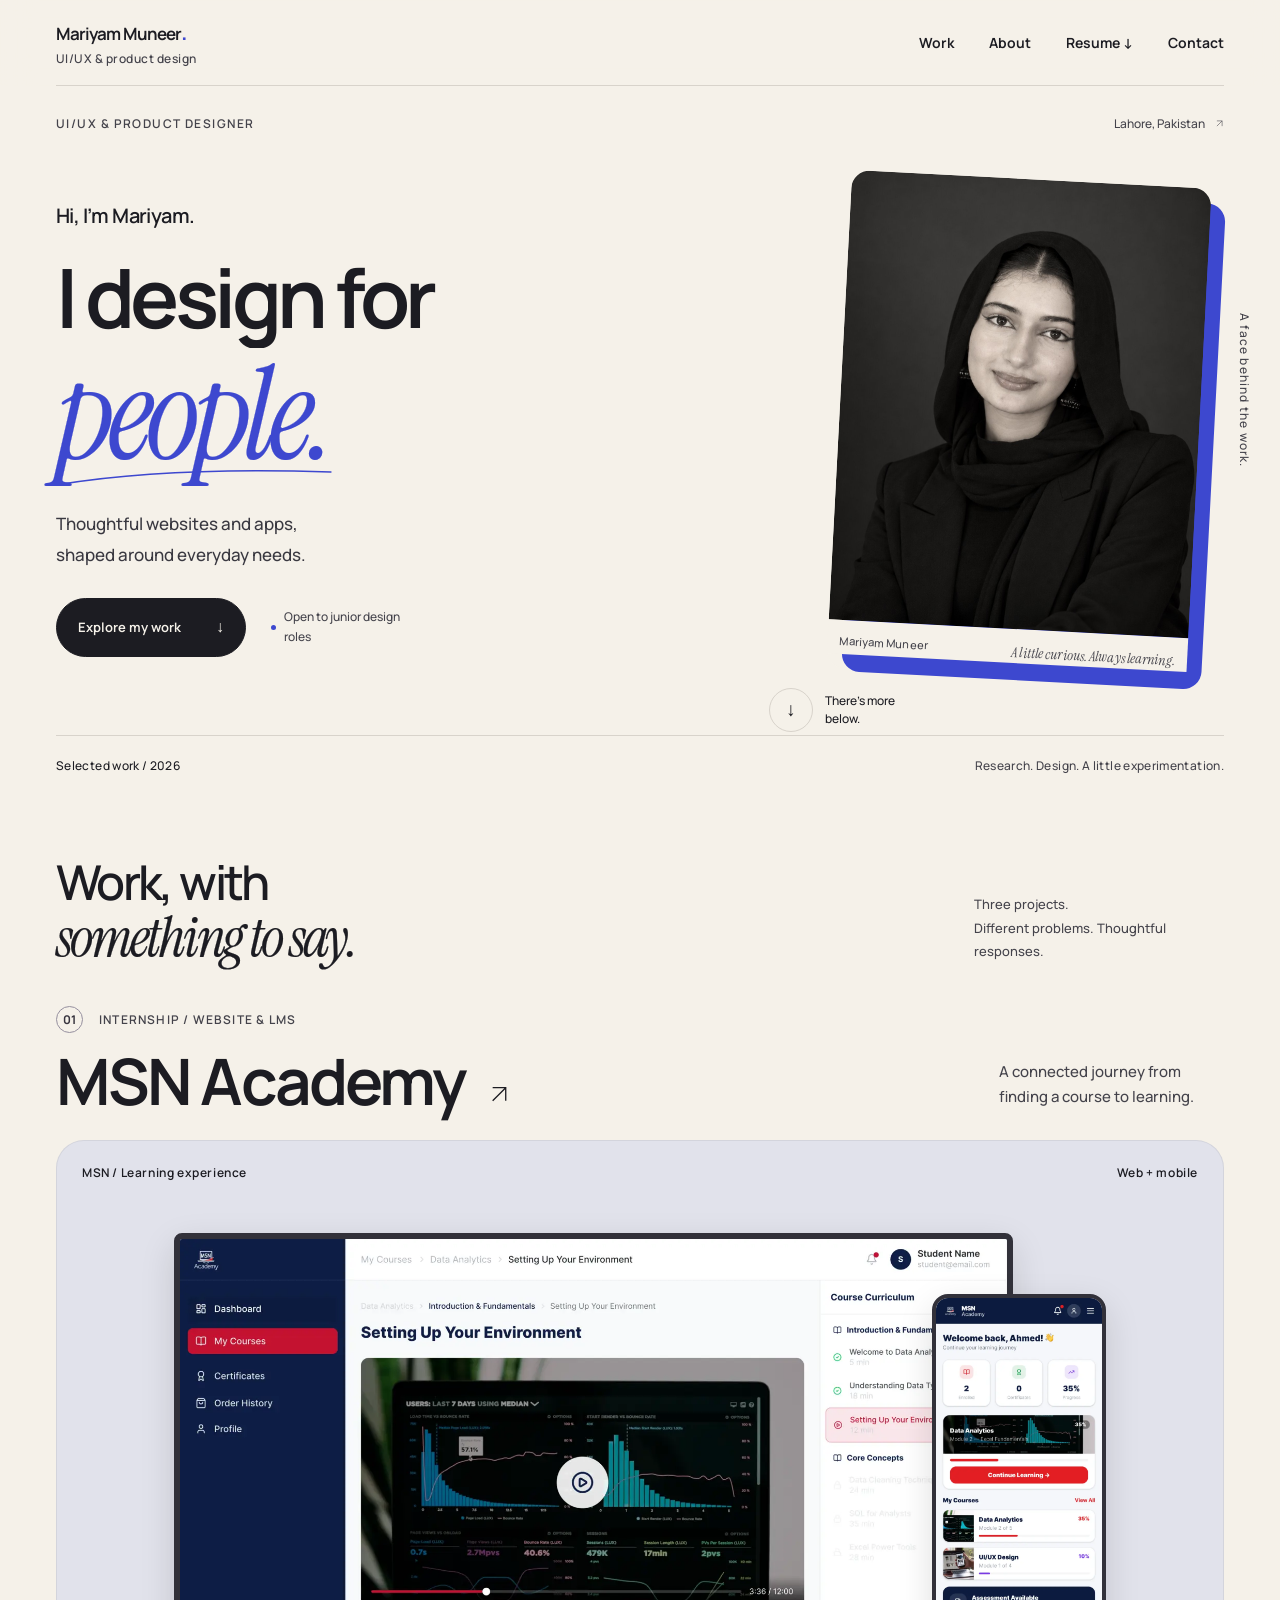
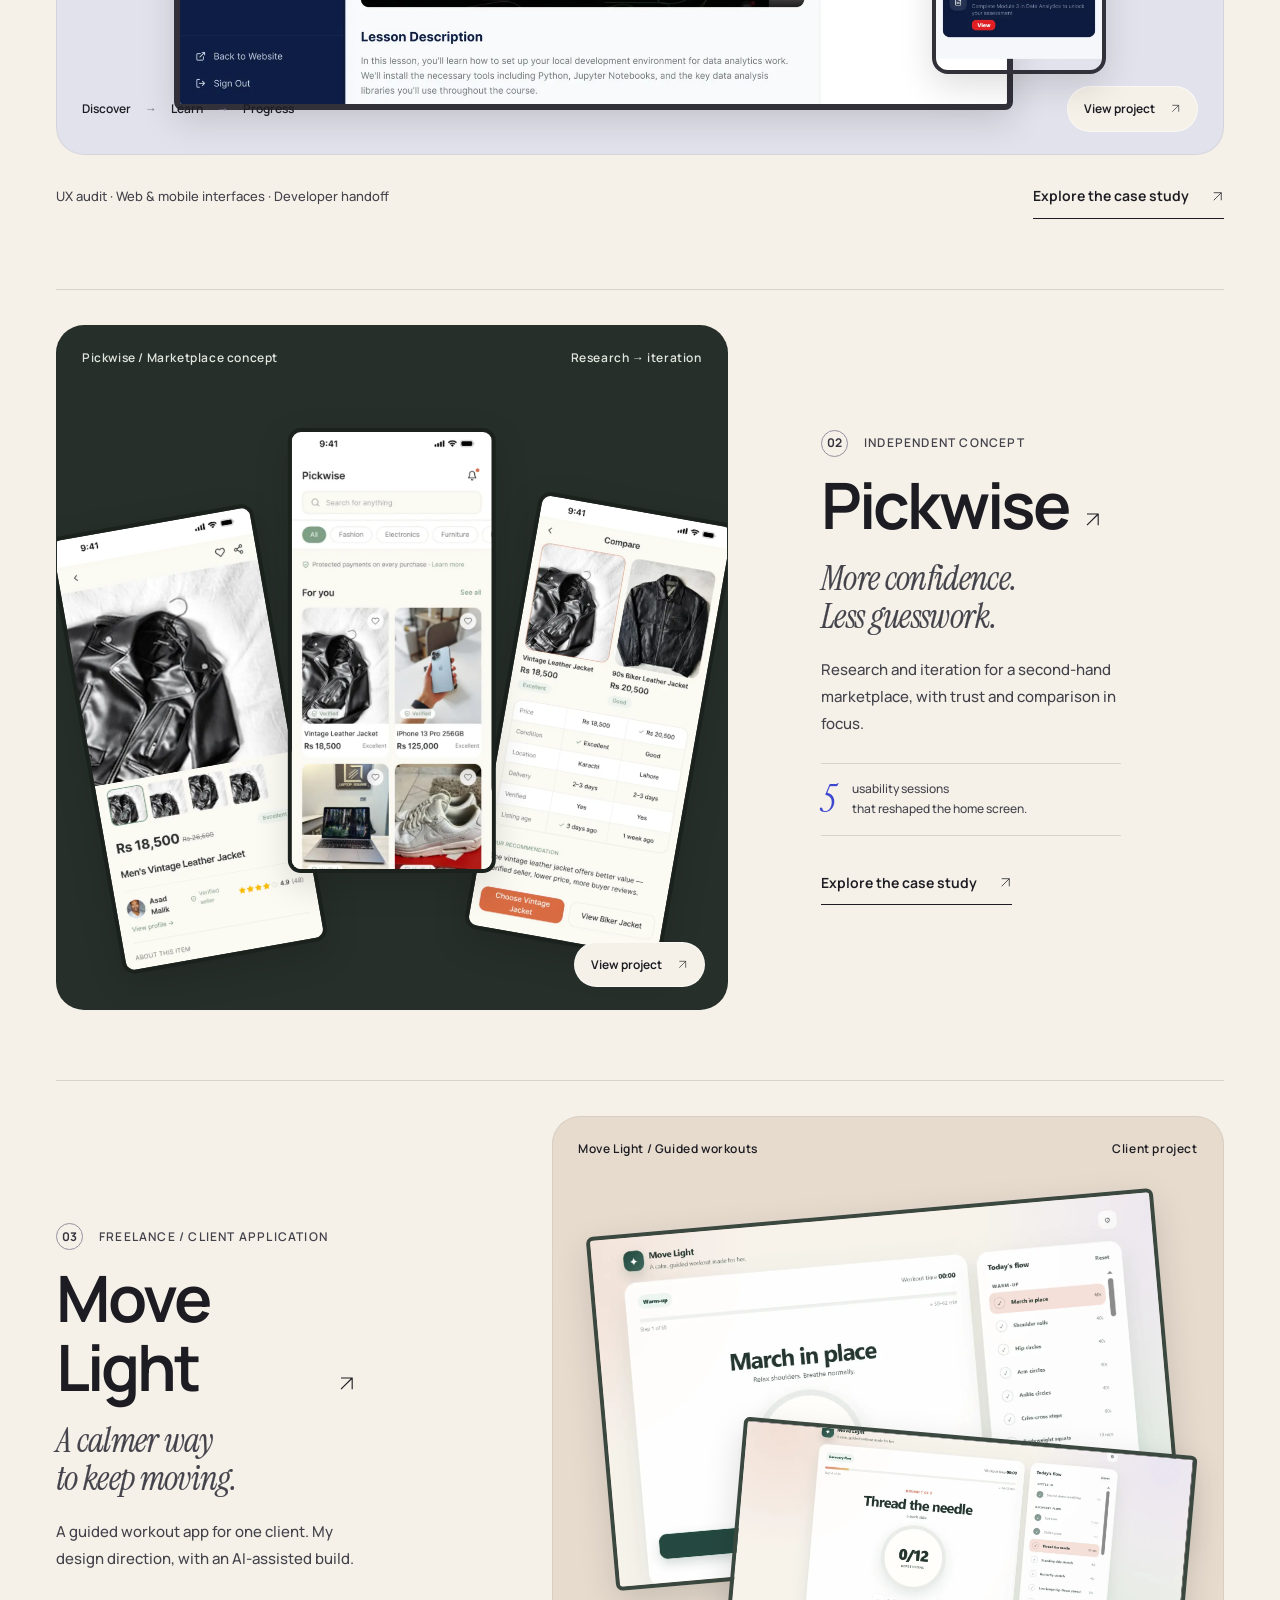
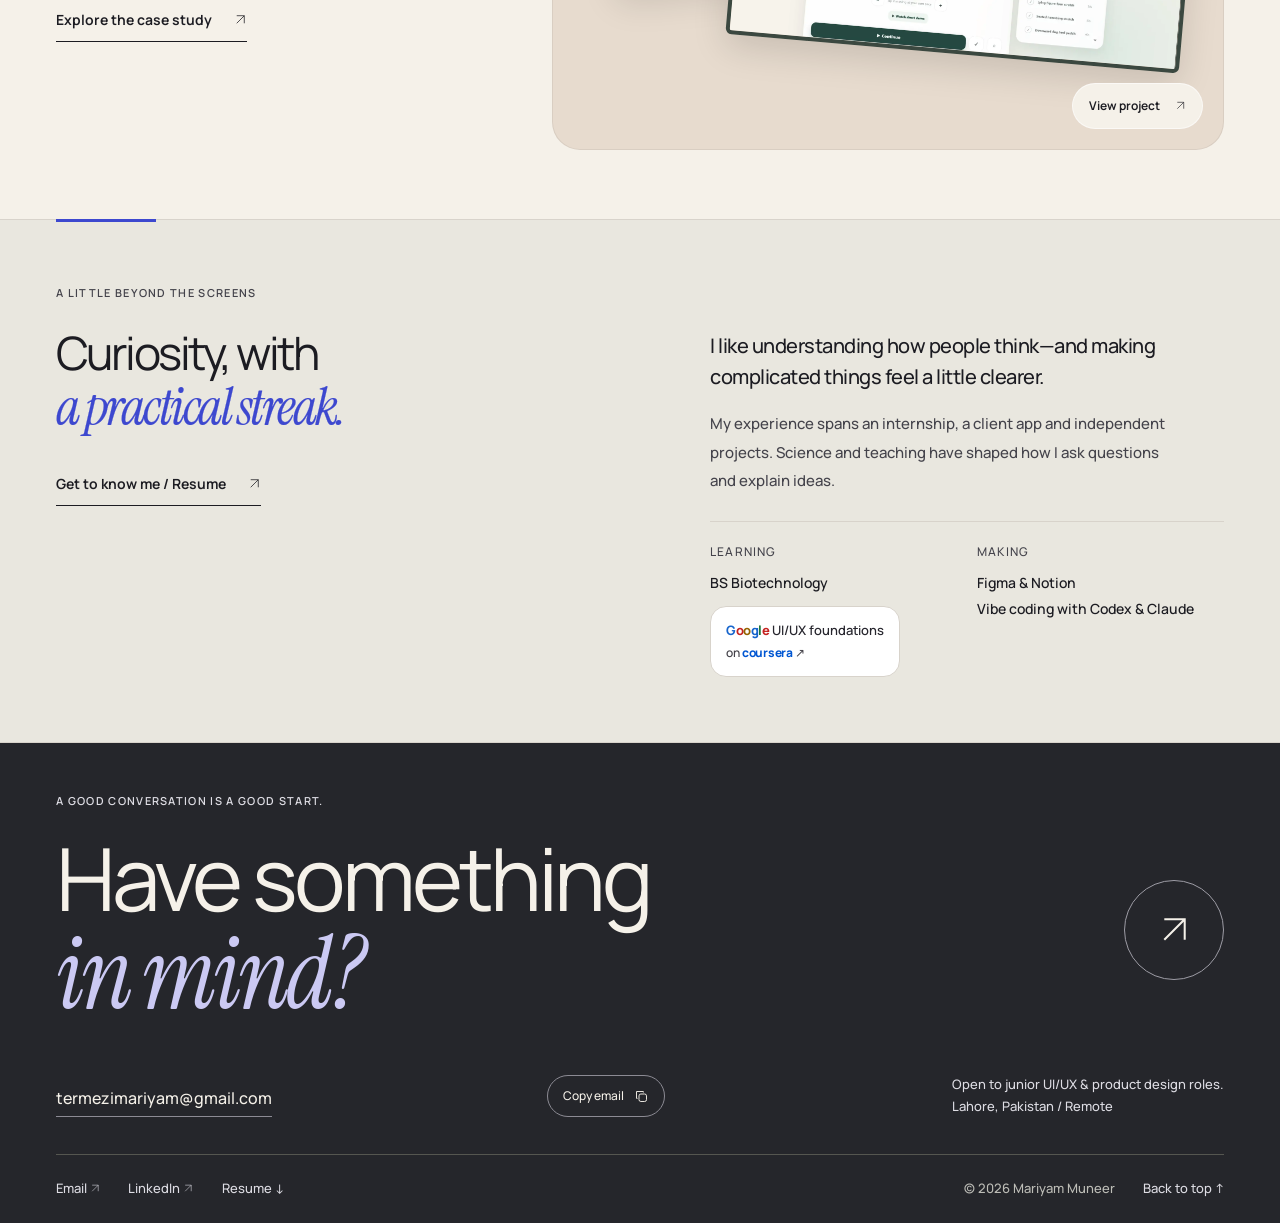
<file: index.html>
<!doctype html>
<html lang="en" id="top">
  <head>
    <meta charset="utf-8" />
    <meta name="viewport" content="width=device-width,initial-scale=1" />
    <title>Mariyam Muneer — UI/UX &amp; Product Designer</title>
    <meta
      name="description"
      content="UI/UX and product designer based in Lahore, Pakistan. Selected work in learning platforms, second-hand marketplaces and guided digital experiences."
    />
    <meta name="theme-color" content="#f5f1e9" />
    <meta
      property="og:title"
      content="Mariyam Muneer — UI/UX &amp; Product Designer"
    />
    <meta
      property="og:description"
      content="UI/UX and product designer based in Lahore, Pakistan. Selected work in learning platforms, second-hand marketplaces and guided digital experiences."
    />
    <meta property="og:type" content="website" />
    <link rel="icon" href="assets/favicon.svg" type="image/svg+xml" />
    <link
      rel="preload"
      href="assets/fonts/manrope-latin.woff2"
      as="font"
      type="font/woff2"
      crossorigin
    />
    <link
      rel="preload"
      href="assets/fonts/instrument-serif-italic.woff2"
      as="font"
      type="font/woff2"
      crossorigin
    />
    <link rel="stylesheet" href="style.css" />
    <link rel="stylesheet" href="creative.css" />
  </head>
  <body class="home">
    <a class="skip-link" href="#main">Skip to content</a>
    <header class="site-header">
      <div class="shell header-inner">
        <a class="wordmark" href="index.html" aria-label="Mariyam Muneer — home"
          >Mariyam Muneer<span>UI/UX & product design</span></a
        >
        <nav class="desktop-nav" aria-label="Main navigation">
          <a href="index.html#work">Work</a><a href="index.html#about">About</a
          ><a href="assets/Mariyam_Muneer_UIUX_CV.pdf" download
            >Resume <span aria-hidden="true">↓</span></a
          ><a href="index.html#contact">Contact</a>
        </nav>
        <button
          class="menu-toggle"
          type="button"
          aria-haspopup="dialog"
          aria-controls="mobile-menu"
          aria-expanded="false"
        >
          <span>Menu</span
          ><span class="menu-bars" aria-hidden="true"><i></i><i></i></span>
        </button>
      </div>
    </header>
    <dialog
      id="mobile-menu"
      class="mobile-menu"
      aria-labelledby="mobile-menu-title"
    >
      <div class="mobile-menu-top">
        <p id="mobile-menu-title" class="eyebrow">Find your way</p>
        <button class="menu-close" type="button" aria-label="Close navigation">
          Close <span aria-hidden="true">×</span>
        </button>
      </div>
      <nav aria-label="Mobile navigation">
        <a href="index.html#work"><span>01</span>Work</a
        ><a href="index.html#about"><span>02</span>About</a
        ><a href="assets/Mariyam_Muneer_UIUX_CV.pdf" download
          ><span>03</span>Resume</a
        ><a href="index.html#contact"><span>04</span>Contact</a>
      </nav>
      <p class="mobile-menu-note">Mariyam Muneer / Lahore, Pakistan</p>
    </dialog>
    <main id="main">
      <section class="creative-hero shell" aria-labelledby="hero-title">
        <div class="hero-topline">
          <p class="eyebrow">UI/UX & product designer</p>
          <p class="hero-location">
            Lahore, Pakistan
            <svg
              class="arrow-icon"
              viewBox="0 0 24 24"
              fill="none"
              aria-hidden="true"
            >
              <path
                d="M5 19 19 5M5 5h14v14"
                stroke="currentColor"
                stroke-width="1.5"
              />
            </svg>
          </p>
        </div>
        <div class="hero-composition">
          <div class="hero-introduction">
            <p class="hero-greeting" data-hero="greeting">Hi, I’m Mariyam.</p>
            <h1 id="hero-title">
              <span class="hero-line"
                ><span data-hero="line">I design for</span></span
              ><span class="hero-line serif-line"
                ><span data-hero="line"
                  ><em>people.</em
                  ><svg
                    class="people-stroke"
                    viewBox="0 0 470 25"
                    fill="none"
                    aria-hidden="true"
                  >
                    <path
                      d="M5 17C130 1 285 0 460 12"
                      stroke="currentColor"
                      stroke-width="2.5"
                      stroke-linecap="round"
                    /></svg></span
              ></span>
            </h1>
            <p class="hero-summary" data-hero="summary">
              Thoughtful websites and apps,<br /> shaped around everyday needs.
            </p>
            <div class="hero-actions" data-hero="actions">
              <a class="creative-button" href="#work"
                >Explore my work <span aria-hidden="true">↓</span></a
              >
              <p class="open-note">
                <span aria-hidden="true"></span>Open to junior design roles
              </p>
            </div>
          </div>
          <div class="portrait-composition" data-hero="portrait">
            <figure class="hero-portrait">
              <img
                src="assets/mariyam-professional-portrait.jpg"
                width="1122"
                height="1402"
                alt="Mariyam Muneer"
                fetchpriority="high"
                decoding="async"
              />
              <figcaption>
                <span>Mariyam Muneer</span
                ><span>A little curious. Always learning.</span>
              </figcaption>
            </figure>
            <span class="portrait-index" aria-hidden="true"
              >A face behind the work.</span
            ><a
              class="scroll-cue"
              href="#work"
              aria-label="Scroll to selected work"
              ><span class="scroll-cue-arrow" aria-hidden="true">↓</span
              ><span>There’s more<br /> below.</span></a
            >
          </div>
        </div>
        <div class="hero-bottomline" data-hero="rule">
          <span>Selected work / 2026</span
          ><span>Research. Design. A little experimentation.</span>
        </div>
      </section>
      <section
        class="creative-work shell"
        id="work"
        aria-labelledby="work-title"
      >
        <div class="work-intro" data-reveal>
          <h2 id="work-title">Work, with<br /><em>something to say.</em></h2>
          <p>Three projects.<br /> Different problems. Thoughtful responses.</p>
        </div>
        <article
          class="creative-project project project-academy"
          aria-labelledby="academy-title"
        >
          <div class="creative-project-heading" data-reveal>
            <div>
              <p class="eyebrow">
                <span class="project-index">01</span> Internship / Website & LMS
              </p>
              <h3 id="academy-title">
                <a href="msn-academy.html"
                  >MSN Academy
                  <span class="title-arrow"
                    ><svg
                      class="arrow-icon"
                      viewBox="0 0 24 24"
                      fill="none"
                      aria-hidden="true"
                      focusable="false"
                    >
                      <path
                        d="M5 19 19 5M5 5h14v14"
                        stroke="currentColor"
                        stroke-width="1.4"
                      /></svg></span
                ></a>
              </h3>
            </div>
            <p>A connected journey from<br /> finding a course to learning.</p>
          </div>
          <a
            class="creative-preview academy-preview"
            href="msn-academy.html"
            aria-label="Read MSN Academy case study"
            data-reveal
            ><div class="art-label">
              <span>MSN / Learning experience</span><span>Web + mobile</span>
            </div>
            <div class="academy-composition">
              <img
                src="assets/msn/lecture.webp"
                alt="MSN Academy student lesson interface"
                class="academy-desktop"
                loading="lazy"
                decoding="async"
              /><img
                src="assets/msn/m-dashboard.webp"
                alt="MSN Academy mobile student dashboard"
                class="academy-phone"
                loading="lazy"
                decoding="async"
              />
            </div>
            <div class="preview-footer">
              <span>Discover <i>→</i> Learn <i>→</i> Progress</span
              ><span class="preview-open"
                >View project
                <svg
                  class="arrow-icon"
                  viewBox="0 0 24 24"
                  fill="none"
                  aria-hidden="true"
                  focusable="false"
                >
                  <path
                    d="M5 19 19 5M5 5h14v14"
                    stroke="currentColor"
                    stroke-width="1.4"
                  /></svg
              ></span></div
          ></a>
          <div class="project-underneath" data-reveal>
            <p>UX audit · Web & mobile interfaces · Developer handoff</p>
            <a class="case-link" href="msn-academy.html"
              ><span>Explore the case study</span
              ><svg
                class="arrow-icon"
                viewBox="0 0 24 24"
                fill="none"
                aria-hidden="true"
                focusable="false"
              >
                <path
                  d="M5 19 19 5M5 5h14v14"
                  stroke="currentColor"
                  stroke-width="1.4"
                /></svg
            ></a>
          </div>
        </article>
        <article
          class="creative-project project project-pickwise"
          aria-labelledby="pickwise-title"
        >
          <a
            class="creative-preview pickwise-preview"
            href="pickwise.html"
            aria-label="Read Pickwise case study"
            data-reveal
            ><div class="art-label">
              <span>Pickwise / Marketplace concept</span
              ><span>Research → iteration</span>
            </div>
            <div class="pickwise-composition">
              <img
                src="assets/pick/detail.webp"
                alt="Pickwise product details with seller information"
                class="pick-detail"
                loading="lazy"
                decoding="async"
              /><img
                src="assets/pick/final-home.webp"
                alt="Pickwise revised home screen"
                class="pick-home"
                loading="lazy"
                decoding="async"
              /><img
                src="assets/pick/compare.webp"
                alt="Pickwise comparison screen"
                class="pick-compare"
                loading="lazy"
                decoding="async"
              />
            </div>
            <span class="preview-open"
              >View project
              <svg
                class="arrow-icon"
                viewBox="0 0 24 24"
                fill="none"
                aria-hidden="true"
                focusable="false"
              >
                <path
                  d="M5 19 19 5M5 5h14v14"
                  stroke="currentColor"
                  stroke-width="1.4"
                /></svg></span
          ></a>
          <div class="project-sidecopy" data-reveal>
            <p class="eyebrow">
              <span class="project-index">02</span> Independent concept
            </p>
            <h3 id="pickwise-title">
              <a href="pickwise.html"
                >Pickwise
                <span class="title-arrow"
                  ><svg
                    class="arrow-icon"
                    viewBox="0 0 24 24"
                    fill="none"
                    aria-hidden="true"
                    focusable="false"
                  >
                    <path
                      d="M5 19 19 5M5 5h14v14"
                      stroke="currentColor"
                      stroke-width="1.4"
                    /></svg></span
              ></a>
            </h3>
            <p class="project-subline">
              More confidence.<br />
              Less guesswork.
            </p>
            <p class="short-description">
              Research and iteration for a second-hand marketplace, with trust
              and comparison in focus.
            </p>
            <div class="research-footnote">
              <span>5</span>
              <p>usability sessions<br /> that reshaped the home screen.</p>
            </div>
            <a class="case-link" href="pickwise.html"
              ><span>Explore the case study</span
              ><svg
                class="arrow-icon"
                viewBox="0 0 24 24"
                fill="none"
                aria-hidden="true"
                focusable="false"
              >
                <path
                  d="M5 19 19 5M5 5h14v14"
                  stroke="currentColor"
                  stroke-width="1.4"
                /></svg
            ></a>
          </div>
        </article>
        <article
          class="creative-project project project-movelight"
          aria-labelledby="movelight-title"
        >
          <div class="project-sidecopy" data-reveal>
            <p class="eyebrow">
              <span class="project-index">03</span> Freelance / Client
              application
            </p>
            <h3 id="movelight-title">
              <a href="move-light.html"
                >Move Light
                <span class="title-arrow"
                  ><svg
                    class="arrow-icon"
                    viewBox="0 0 24 24"
                    fill="none"
                    aria-hidden="true"
                    focusable="false"
                  >
                    <path
                      d="M5 19 19 5M5 5h14v14"
                      stroke="currentColor"
                      stroke-width="1.4"
                    /></svg></span
              ></a>
            </h3>
            <p class="project-subline">
              A calmer way<br />
              to keep moving.
            </p>
            <p class="short-description">
              A guided workout app for one client. My design direction, with an
              AI-assisted build.
            </p>
            <a class="case-link" href="move-light.html"
              ><span>Explore the case study</span
              ><svg
                class="arrow-icon"
                viewBox="0 0 24 24"
                fill="none"
                aria-hidden="true"
                focusable="false"
              >
                <path
                  d="M5 19 19 5M5 5h14v14"
                  stroke="currentColor"
                  stroke-width="1.4"
                /></svg
            ></a>
          </div>
          <a
            class="creative-preview movelight-preview"
            href="move-light.html"
            aria-label="Read Move Light case study"
            data-reveal
            ><div class="art-label">
              <span>Move Light / Guided workouts</span
              ><span>Client project</span>
            </div>
            <div class="movelight-composition">
              <img
                src="assets/move/s3.webp"
                alt="Move Light guided workout and session plan"
                class="move-session"
                loading="lazy"
                decoding="async"
              /><img
                src="assets/move/s5.webp"
                alt="Move Light recovery exercise and rep counting"
                class="move-recovery"
                loading="lazy"
                decoding="async"
              />
            </div>
            <span class="preview-open"
              >View project
              <svg
                class="arrow-icon"
                viewBox="0 0 24 24"
                fill="none"
                aria-hidden="true"
                focusable="false"
              >
                <path
                  d="M5 19 19 5M5 5h14v14"
                  stroke="currentColor"
                  stroke-width="1.4"
                /></svg></span
          ></a>
        </article>
      </section>
      <section class="creative-about" id="about" aria-labelledby="about-title">
        <div class="shell about-composition">
          <div data-reveal>
            <p class="eyebrow">A little beyond the screens</p>
            <h2 id="about-title">
              Curiosity, with<br /><em>a practical streak.</em>
            </h2>
            <a
              class="case-link"
              href="assets/Mariyam_Muneer_UIUX_CV.pdf"
              download
              ><span>Get to know me / Resume</span
              ><svg
                class="arrow-icon"
                viewBox="0 0 24 24"
                fill="none"
                aria-hidden="true"
                focusable="false"
              >
                <path
                  d="M5 19 19 5M5 5h14v14"
                  stroke="currentColor"
                  stroke-width="1.4"
                /></svg
            ></a>
          </div>
          <div class="about-story" data-reveal>
            <p class="about-lead">
              I like understanding how people think—and making complicated
              things feel a little clearer.
            </p>
            <p>
              My experience spans an internship, a client app and independent
              projects. Science and teaching have shaped how I ask questions and
              explain ideas.
            </p>
            <dl class="creative-about-facts">
              <div>
                <dt>Learning</dt>
                <dd>
                  BS Biotechnology<br /><a
                    class="education-link"
                    href="https://www.coursera.org/learn/foundations-user-experience-design"
                    aria-label="Google UI/UX design foundations on Coursera"
                    rel="noopener noreferrer"
                    ><span class="google-word"
                      ><span class="google-blue">G</span
                      ><span class="google-red">o</span
                      ><span class="google-yellow">o</span
                      ><span class="google-blue">g</span
                      ><span class="google-green">l</span
                      ><span class="google-red">e</span></span
                    >
                    UI/UX foundations<br /><span class="course-platform"
                      >on <span class="coursera-word">coursera</span
                      ><span aria-hidden="true"> ↗</span></span
                    ></a
                  >
                </dd>
              </div>
              <div>
                <dt>Making</dt>
                <dd>Figma & Notion<br /> Vibe coding with Codex & Claude</dd>
              </div>
            </dl>
          </div>
        </div>
      </section>
    </main>
    <footer id="contact" class="site-footer">
      <div class="shell">
        <div class="footer-top">
          <p class="eyebrow">A good conversation is a good start.</p>
          <div class="creative-footer-title">
            <h2>Have something<br /><em>in mind?</em></h2>
            <a
              class="contact-orbit"
              href="mailto:termezimariyam@gmail.com"
              aria-label="Email Mariyam"
              ><svg
                class="arrow-icon"
                viewBox="0 0 24 24"
                fill="none"
                aria-hidden="true"
                focusable="false"
              >
                <path
                  d="M5 19 19 5M5 5h14v14"
                  stroke="currentColor"
                  stroke-width="1.4"
                /></svg
            ></a>
          </div>
          <div class="footer-invitation">
            <div class="email-tools">
              <button
                class="copy-email"
                type="button"
                hidden
                data-copy-email="termezimariyam@gmail.com"
              >
                Copy email
                <svg viewBox="0 0 24 24" aria-hidden="true" fill="none">
                  <rect
                    x="8"
                    y="8"
                    width="12"
                    height="12"
                    rx="3"
                    stroke="currentColor"
                    stroke-width="1.5"
                  />
                  <path
                    d="M15 5V4H4v11h1"
                    stroke="currentColor"
                    stroke-width="1.5"
                    stroke-linecap="round"
                  />
                </svg></button
              ><span
                class="copy-status"
                role="status"
                aria-live="polite"
              ></span>
            </div>
            <a href="mailto:termezimariyam@gmail.com"
              >termezimariyam@gmail.com</a
            >
            <p>
              Open to junior UI/UX & product design roles.<br /> Lahore, Pakistan
              / Remote
            </p>
          </div>
        </div>
        <div class="footer-bottom">
          <a href="mailto:termezimariyam@gmail.com"
            >Email
            <svg
              class="arrow-icon"
              viewBox="0 0 24 24"
              fill="none"
              aria-hidden="true"
              focusable="false"
            >
              <path
                d="M5 19 19 5M5 5h14v14"
                stroke="currentColor"
                stroke-width="1.3"
              /></svg></a
          ><a
            href="https://www.linkedin.com/in/mariyam-muneer-9874321bb"
            rel="noopener noreferrer"
            >LinkedIn
            <svg
              class="arrow-icon"
              viewBox="0 0 24 24"
              fill="none"
              aria-hidden="true"
              focusable="false"
            >
              <path
                d="M5 19 19 5M5 5h14v14"
                stroke="currentColor"
                stroke-width="1.3"
              /></svg></a
          ><a href="assets/Mariyam_Muneer_UIUX_CV.pdf" download>Resume ↓</a
          ><span class="copyright">© 2026 Mariyam Muneer</span
          ><a href="#top">Back to top ↑</a>
        </div>
      </div>
    </footer>
    <dialog class="image-dialog" aria-label="Expanded project image">
      <button type="button" class="dialog-close">
        Close <span aria-hidden="true">×</span></button
      ><img alt="" />
      <p></p>
    </dialog>
    <script src="site.js" defer></script>
  </body>
</html>
</file>
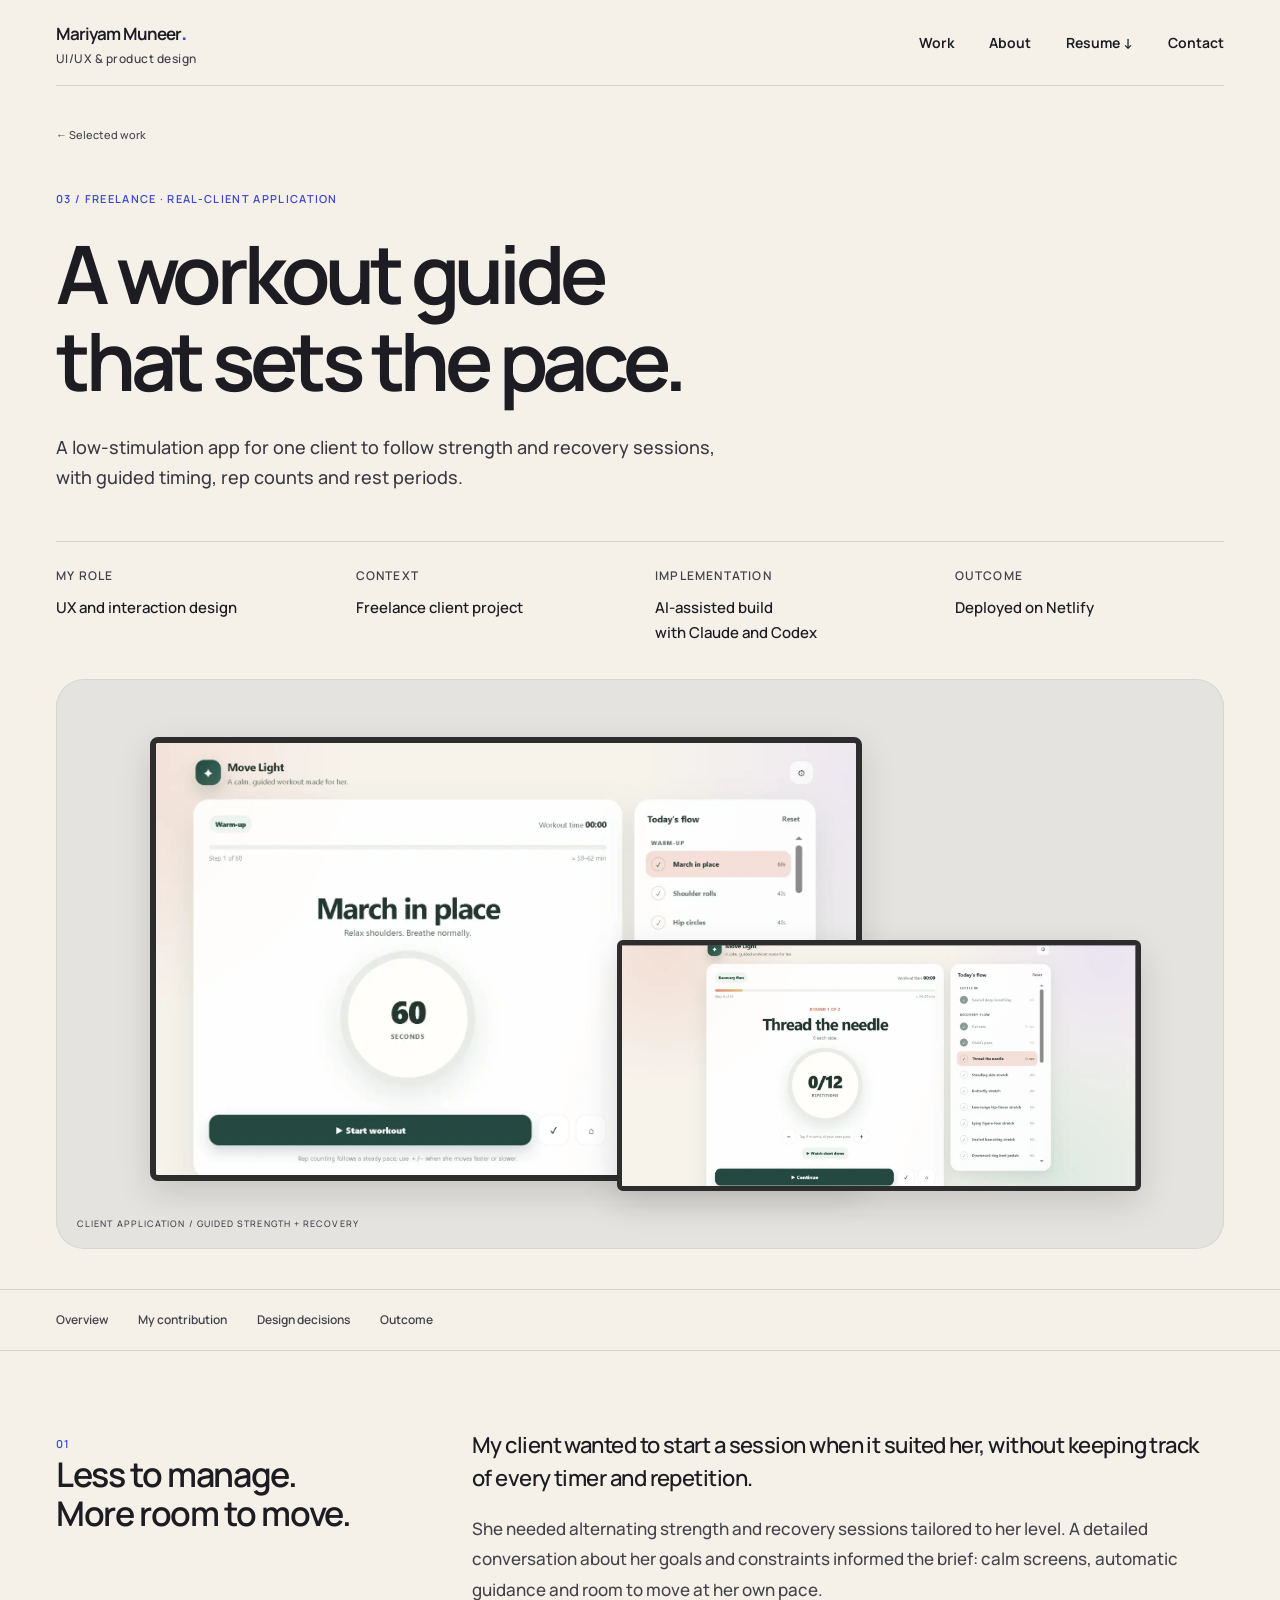
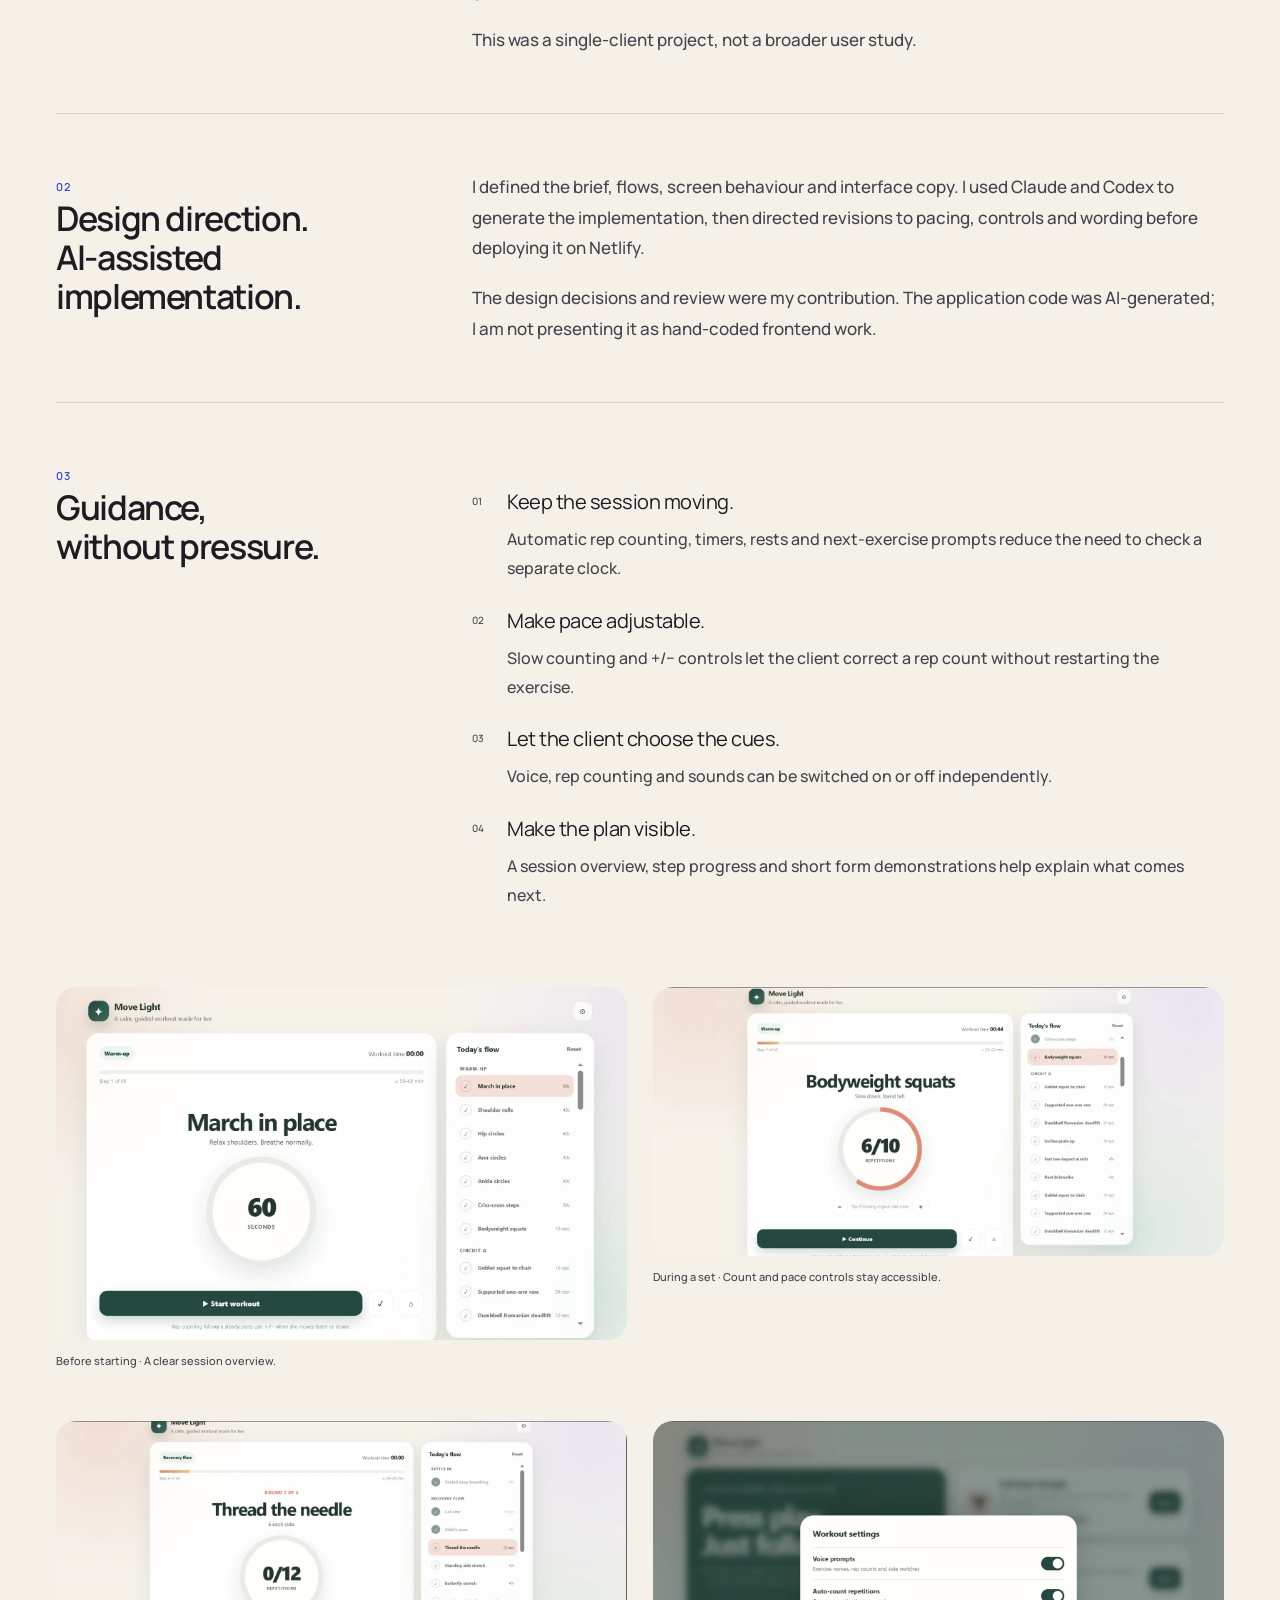
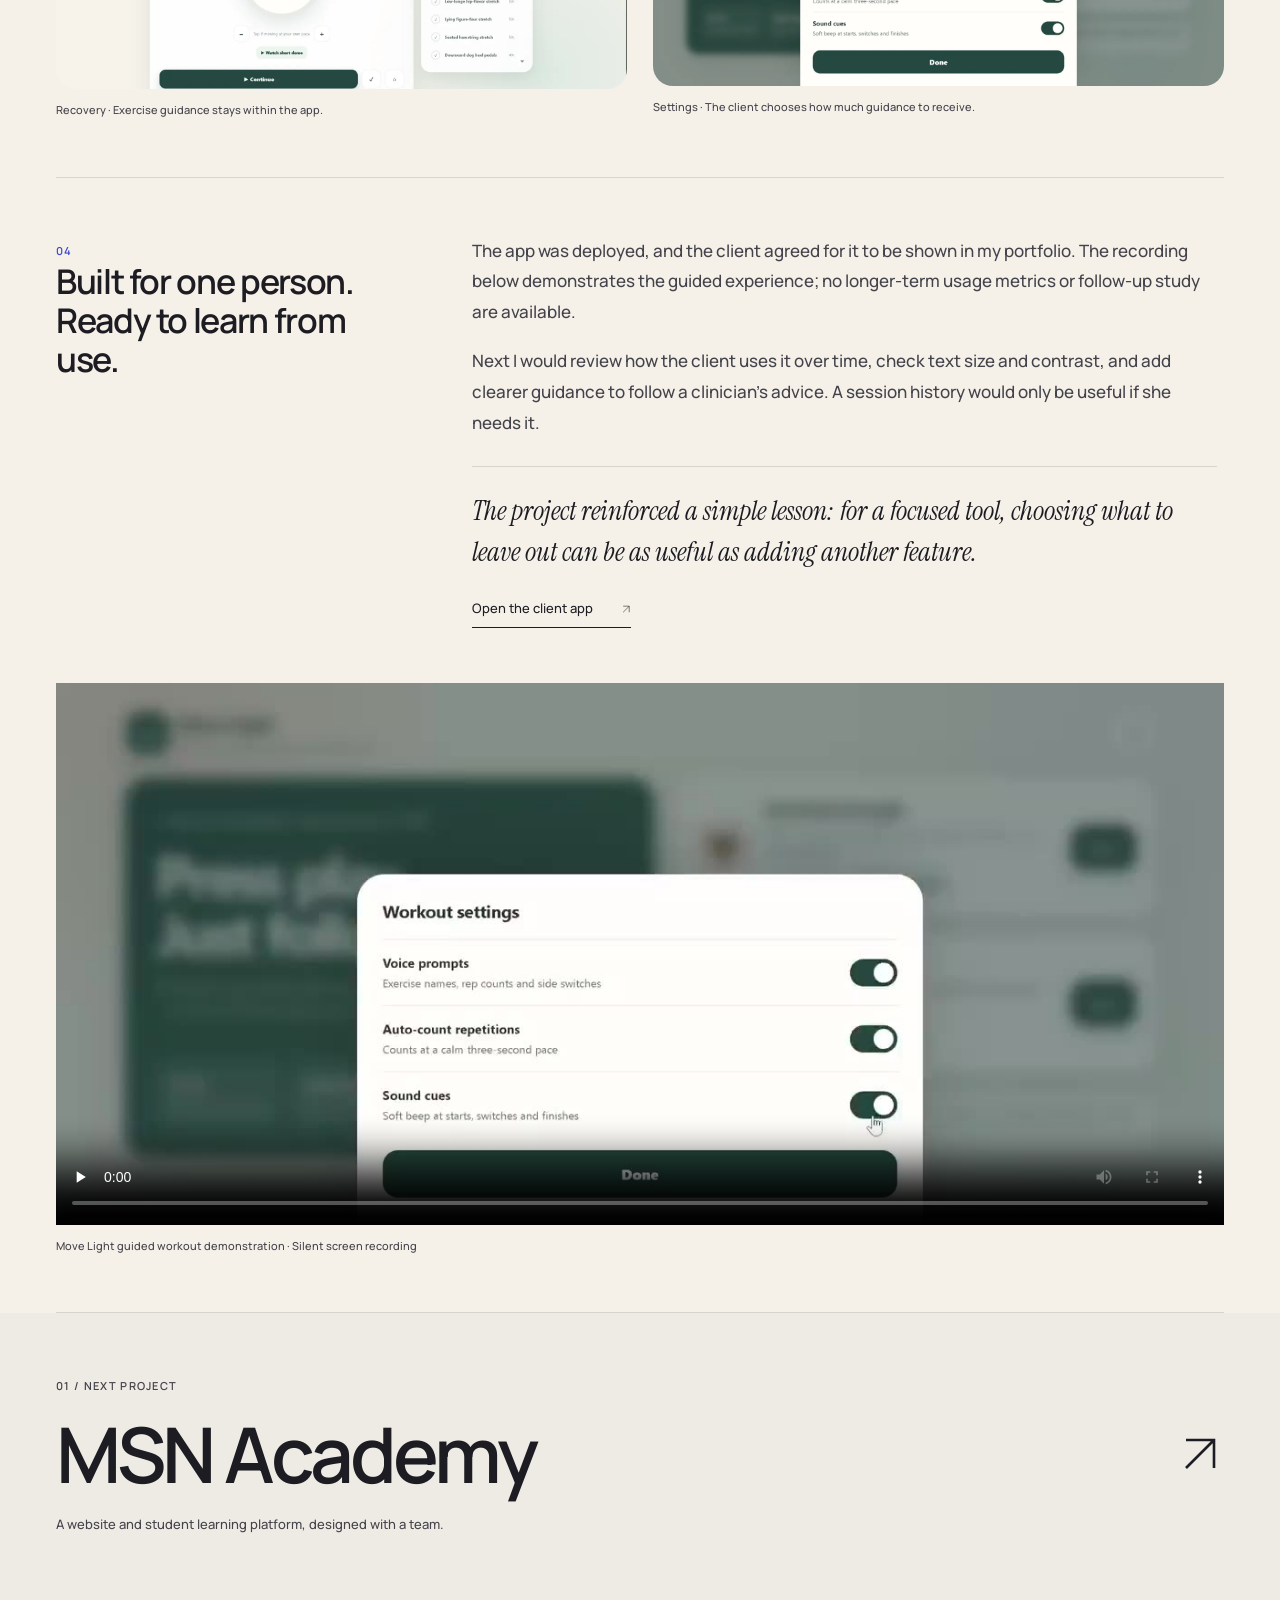
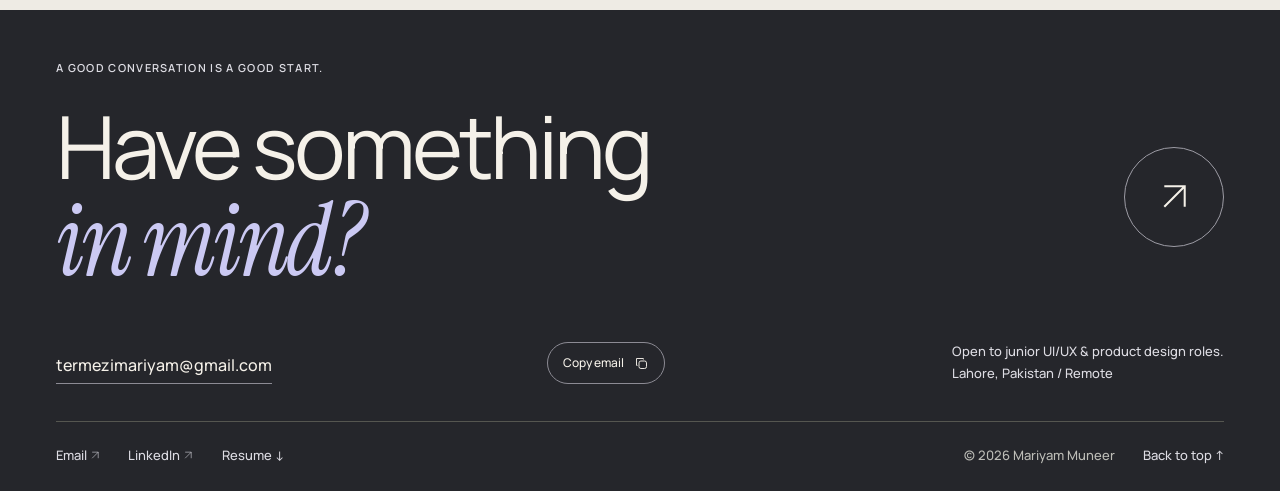
<file: move-light.html>
<!doctype html>
<html lang="en" id="top">
  <head>
    <meta charset="utf-8" />
    <meta name="viewport" content="width=device-width,initial-scale=1" />
    <title>Move Light — Client App Case Study | Mariyam Muneer</title>
    <meta
      name="description"
      content="A guided workout application designed for one client, with clear interaction decisions and an AI-assisted implementation."
    />
    <meta name="theme-color" content="#f5f1e9" />
    <meta
      property="og:title"
      content="Move Light — Client App Case Study | Mariyam Muneer"
    />
    <meta
      property="og:description"
      content="A guided workout application designed for one client, with clear interaction decisions and an AI-assisted implementation."
    />
    <meta property="og:type" content="website" />
    <link rel="icon" href="assets/favicon.svg" type="image/svg+xml" />
    <link rel="stylesheet" href="style.css" />
    <link rel="stylesheet" href="creative.css" />
  </head>
  <body class="case-page">
    <a class="skip-link" href="#main">Skip to content</a>
    <header class="site-header">
      <div class="shell header-inner">
        <a class="wordmark" href="index.html" aria-label="Mariyam Muneer — home"
          >Mariyam Muneer<span>UI/UX & product design</span></a
        >
        <nav class="desktop-nav" aria-label="Main navigation">
          <a href="index.html#work">Work</a><a href="index.html#about">About</a
          ><a href="assets/Mariyam_Muneer_UIUX_CV.pdf" download
            >Resume <span aria-hidden="true">↓</span></a
          ><a href="index.html#contact">Contact</a>
        </nav>
        <button
          class="menu-toggle"
          type="button"
          aria-haspopup="dialog"
          aria-controls="mobile-menu"
          aria-expanded="false"
        >
          <span>Menu</span
          ><span class="menu-bars" aria-hidden="true"><i></i><i></i></span>
        </button>
      </div>
    </header>
    <dialog
      id="mobile-menu"
      class="mobile-menu"
      aria-labelledby="mobile-menu-title"
    >
      <div class="mobile-menu-top">
        <p id="mobile-menu-title" class="eyebrow">Find your way</p>
        <button class="menu-close" type="button" aria-label="Close navigation">
          Close <span aria-hidden="true">×</span>
        </button>
      </div>
      <nav aria-label="Mobile navigation">
        <a href="index.html#work"><span>01</span>Work</a
        ><a href="index.html#about"><span>02</span>About</a
        ><a href="assets/Mariyam_Muneer_UIUX_CV.pdf" download
          ><span>03</span>Resume</a
        ><a href="index.html#contact"><span>04</span>Contact</a>
      </nav>
      <p class="mobile-menu-note">Mariyam Muneer / Lahore, Pakistan</p>
    </dialog>
    <main id="main">
      <div class="shell">
        <div class="case-intro">
          <a class="back-link" href="index.html#work">← Selected work</a>
          <p class="eyebrow">03 / Freelance · Real-client application</p>
          <h1>A workout guide<br /> that sets the pace.</h1>
          <p class="case-deck">
            A low-stimulation app for one client to follow strength and recovery
            sessions, with guided timing, rep counts and rest periods.
          </p>
          <dl class="facts">
            <div>
              <dt>My role</dt>
              <dd>UX and interaction design</dd>
            </div>
            <div>
              <dt>Context</dt>
              <dd>Freelance client project</dd>
            </div>
            <div>
              <dt>Implementation</dt>
              <dd>AI-assisted build<br /> with Claude and Codex</dd>
            </div>
            <div>
              <dt>Outcome</dt>
              <dd>Deployed on Netlify</dd>
            </div>
          </dl>
        </div>
        <div class="case-cover movement">
          <div class="preview-inner">
            <img
              src="assets/move/s3.webp"
              alt="Move Light guided exercise screen"
              class="primary-screen"
              loading="eager"
              decoding="async"
            /><img
              src="assets/move/s5.webp"
              alt="Move Light recovery session"
              class="secondary-screen"
              loading="eager"
              decoding="async"
            />
          </div>
          <p>Client application / Guided strength + recovery</p>
        </div>
      </div>
      <div class="story-nav">
        <nav class="shell" aria-label="Case study sections">
          <a href="#overview">Overview</a
          ><a href="#contribution">My contribution</a
          ><a href="#decisions">Design decisions</a
          ><a href="#outcome">Outcome</a>
        </nav>
      </div>
      <div class="shell story">
        <section class="story-section" id="overview">
          <div class="section-title">
            <span class="eyebrow">01</span>
            <h2>Less to manage.<br /> More room to move.</h2>
          </div>
          <div class="story-copy">
            <p class="lead">
              My client wanted to start a session when it suited her, without
              keeping track of every timer and repetition.
            </p>
            <p>
              She needed alternating strength and recovery sessions tailored to
              her level. A detailed conversation about her goals and constraints
              informed the brief: calm screens, automatic guidance and room to
              move at her own pace.
            </p>
            <p>This was a single-client project, not a broader user study.</p>
          </div>
        </section>
        <section class="story-section" id="contribution">
          <div class="section-title">
            <span class="eyebrow">02</span>
            <h2>Design direction.<br /> AI-assisted implementation.</h2>
          </div>
          <div class="story-copy">
            <p>
              I defined the brief, flows, screen behaviour and interface copy. I
              used Claude and Codex to generate the implementation, then
              directed revisions to pacing, controls and wording before
              deploying it on Netlify.
            </p>
            <p>
              The design decisions and review were my contribution. The
              application code was AI-generated; I am not presenting it as
              hand-coded frontend work.
            </p>
          </div>
        </section>
        <section class="story-section" id="decisions">
          <div class="section-title">
            <span class="eyebrow">03</span>
            <h2>Guidance,<br /> without pressure.</h2>
          </div>
          <div class="story-copy">
            <ol class="decision-list">
              <li>
                <h3>Keep the session moving.</h3>
                <p>
                  Automatic rep counting, timers, rests and next-exercise
                  prompts reduce the need to check a separate clock.
                </p>
              </li>
              <li>
                <h3>Make pace adjustable.</h3>
                <p>
                  Slow counting and +/− controls let the client correct a rep
                  count without restarting the exercise.
                </p>
              </li>
              <li>
                <h3>Let the client choose the cues.</h3>
                <p>
                  Voice, rep counting and sounds can be switched on or off
                  independently.
                </p>
              </li>
              <li>
                <h3>Make the plan visible.</h3>
                <p>
                  A session overview, step progress and short form
                  demonstrations help explain what comes next.
                </p>
              </li>
            </ol>
          </div>
          <div class="image-grid">
            <figure class="">
              <a
                class="zoom-image"
                href="assets/move/s3.webp"
                data-zoom
                aria-label="Expand image: Session plan before starting a workout"
                ><img
                  src="assets/move/s3.webp"
                  alt="Session plan before starting a workout"
                  class=""
                  loading="lazy"
                  decoding="async" /><span class="image-hint" aria-hidden="true"
                  >View full image
                  <svg
                    class="arrow-icon"
                    viewBox="0 0 24 24"
                    fill="none"
                    aria-hidden="true"
                    focusable="false"
                  >
                    <path
                      d="M5 19 19 5M5 5h14v14"
                      stroke="currentColor"
                      stroke-width="1.3"
                    /></svg></span
              ></a>
              <figcaption>
                Before starting · A clear session overview.
              </figcaption>
            </figure>
            <figure class="">
              <a
                class="zoom-image"
                href="assets/move/s4.webp"
                data-zoom
                aria-label="Expand image: Active exercise with rep count and adjustment controls"
                ><img
                  src="assets/move/s4.webp"
                  alt="Active exercise with rep count and adjustment controls"
                  class=""
                  loading="lazy"
                  decoding="async" /><span class="image-hint" aria-hidden="true"
                  >View full image
                  <svg
                    class="arrow-icon"
                    viewBox="0 0 24 24"
                    fill="none"
                    aria-hidden="true"
                    focusable="false"
                  >
                    <path
                      d="M5 19 19 5M5 5h14v14"
                      stroke="currentColor"
                      stroke-width="1.3"
                    /></svg></span
              ></a>
              <figcaption>
                During a set · Count and pace controls stay accessible.
              </figcaption>
            </figure>
          </div>
          <div class="image-grid">
            <figure class="">
              <a
                class="zoom-image"
                href="assets/move/s5.webp"
                data-zoom
                aria-label="Expand image: Recovery session interface"
                ><img
                  src="assets/move/s5.webp"
                  alt="Recovery session interface"
                  class=""
                  loading="lazy"
                  decoding="async" /><span class="image-hint" aria-hidden="true"
                  >View full image
                  <svg
                    class="arrow-icon"
                    viewBox="0 0 24 24"
                    fill="none"
                    aria-hidden="true"
                    focusable="false"
                  >
                    <path
                      d="M5 19 19 5M5 5h14v14"
                      stroke="currentColor"
                      stroke-width="1.3"
                    /></svg></span
              ></a>
              <figcaption>
                Recovery · Exercise guidance stays within the app.
              </figcaption>
            </figure>
            <figure class="">
              <a
                class="zoom-image"
                href="assets/move/s2.webp"
                data-zoom
                aria-label="Expand image: Voice and counting settings"
                ><img
                  src="assets/move/s2.webp"
                  alt="Voice and counting settings"
                  class=""
                  loading="lazy"
                  decoding="async" /><span class="image-hint" aria-hidden="true"
                  >View full image
                  <svg
                    class="arrow-icon"
                    viewBox="0 0 24 24"
                    fill="none"
                    aria-hidden="true"
                    focusable="false"
                  >
                    <path
                      d="M5 19 19 5M5 5h14v14"
                      stroke="currentColor"
                      stroke-width="1.3"
                    /></svg></span
              ></a>
              <figcaption>
                Settings · The client chooses how much guidance to receive.
              </figcaption>
            </figure>
          </div>
        </section>
        <section class="story-section" id="outcome">
          <div class="section-title">
            <span class="eyebrow">04</span>
            <h2>Built for one person.<br /> Ready to learn from use.</h2>
          </div>
          <div class="story-copy">
            <p>
              The app was deployed, and the client agreed for it to be shown in
              my portfolio. The recording below demonstrates the guided
              experience; no longer-term usage metrics or follow-up study are
              available.
            </p>
            <p>
              Next I would review how the client uses it over time, check text
              size and contrast, and add clearer guidance to follow a
              clinician’s advice. A session history would only be useful if she
              needs it.
            </p>
            <p class="reflection">
              The project reinforced a simple lesson: for a focused tool,
              choosing what to leave out can be as useful as adding another
              feature.
            </p>
            <a
              class="text-link"
              href="https://shameensworkout.netlify.app/"
              rel="noopener noreferrer"
              >Open the client app
              <svg
                class="arrow-icon"
                viewBox="0 0 24 24"
                fill="none"
                aria-hidden="true"
                focusable="false"
              >
                <path
                  d="M5 19 19 5M5 5h14v14"
                  stroke="currentColor"
                  stroke-width="1.3"
                /></svg
            ></a>
          </div>
          <figure class="video-figure">
            <video
              controls
              playsinline
              preload="none"
              poster="assets/vid/movelight.jpg"
              aria-label="Move Light guided workout demonstration"
            >
              <source src="assets/vid/movelight.mp4" type="video/mp4" />
              Your browser does not support this video.
              <a href="assets/vid/movelight.mp4">Download recording</a>.
            </video>
            <figcaption>
              Move Light guided workout demonstration · Silent screen recording
            </figcaption>
          </figure>
        </section>
      </div>
      <aside class="next-project">
        <div class="shell">
          <p class="eyebrow">01 / Next project</p>
          <a href="msn-academy.html"
            ><h2>MSN Academy</h2>
            <span aria-hidden="true"
              ><svg
                class="arrow-icon"
                viewBox="0 0 24 24"
                fill="none"
                aria-hidden="true"
                focusable="false"
              >
                <path
                  d="M5 19 19 5M5 5h14v14"
                  stroke="currentColor"
                  stroke-width="1.3"
                /></svg></span
          ></a>
          <p>A website and student learning platform, designed with a team.</p>
        </div>
      </aside>
    </main>
    <footer id="contact" class="site-footer">
      <div class="shell">
        <div class="footer-top">
          <p class="eyebrow">A good conversation is a good start.</p>
          <div class="creative-footer-title">
            <h2>Have something<br /><em>in mind?</em></h2>
            <a
              class="contact-orbit"
              href="mailto:termezimariyam@gmail.com"
              aria-label="Email Mariyam"
              ><svg
                class="arrow-icon"
                viewBox="0 0 24 24"
                fill="none"
                aria-hidden="true"
                focusable="false"
              >
                <path
                  d="M5 19 19 5M5 5h14v14"
                  stroke="currentColor"
                  stroke-width="1.4"
                /></svg
            ></a>
          </div>
          <div class="footer-invitation">
            <div class="email-tools">
              <button
                class="copy-email"
                type="button"
                hidden
                data-copy-email="termezimariyam@gmail.com"
              >
                Copy email
                <svg viewBox="0 0 24 24" aria-hidden="true" fill="none">
                  <rect
                    x="8"
                    y="8"
                    width="12"
                    height="12"
                    rx="3"
                    stroke="currentColor"
                    stroke-width="1.5"
                  />
                  <path
                    d="M15 5V4H4v11h1"
                    stroke="currentColor"
                    stroke-width="1.5"
                    stroke-linecap="round"
                  />
                </svg></button
              ><span
                class="copy-status"
                role="status"
                aria-live="polite"
              ></span>
            </div>
            <a href="mailto:termezimariyam@gmail.com"
              >termezimariyam@gmail.com</a
            >
            <p>
              Open to junior UI/UX & product design roles.<br /> Lahore, Pakistan
              / Remote
            </p>
          </div>
        </div>
        <div class="footer-bottom">
          <a href="mailto:termezimariyam@gmail.com"
            >Email
            <svg
              class="arrow-icon"
              viewBox="0 0 24 24"
              fill="none"
              aria-hidden="true"
              focusable="false"
            >
              <path
                d="M5 19 19 5M5 5h14v14"
                stroke="currentColor"
                stroke-width="1.3"
              /></svg></a
          ><a
            href="https://www.linkedin.com/in/mariyam-muneer-9874321bb"
            rel="noopener noreferrer"
            >LinkedIn
            <svg
              class="arrow-icon"
              viewBox="0 0 24 24"
              fill="none"
              aria-hidden="true"
              focusable="false"
            >
              <path
                d="M5 19 19 5M5 5h14v14"
                stroke="currentColor"
                stroke-width="1.3"
              /></svg></a
          ><a href="assets/Mariyam_Muneer_UIUX_CV.pdf" download>Resume ↓</a
          ><span class="copyright">© 2026 Mariyam Muneer</span
          ><a href="#top">Back to top ↑</a>
        </div>
      </div>
    </footer>
    <dialog class="image-dialog" aria-label="Expanded project image">
      <button type="button" class="dialog-close">
        Close <span aria-hidden="true">×</span></button
      ><img alt="" />
      <p></p>
    </dialog>
    <script src="site.js" defer></script>
  </body>
</html>
</file>
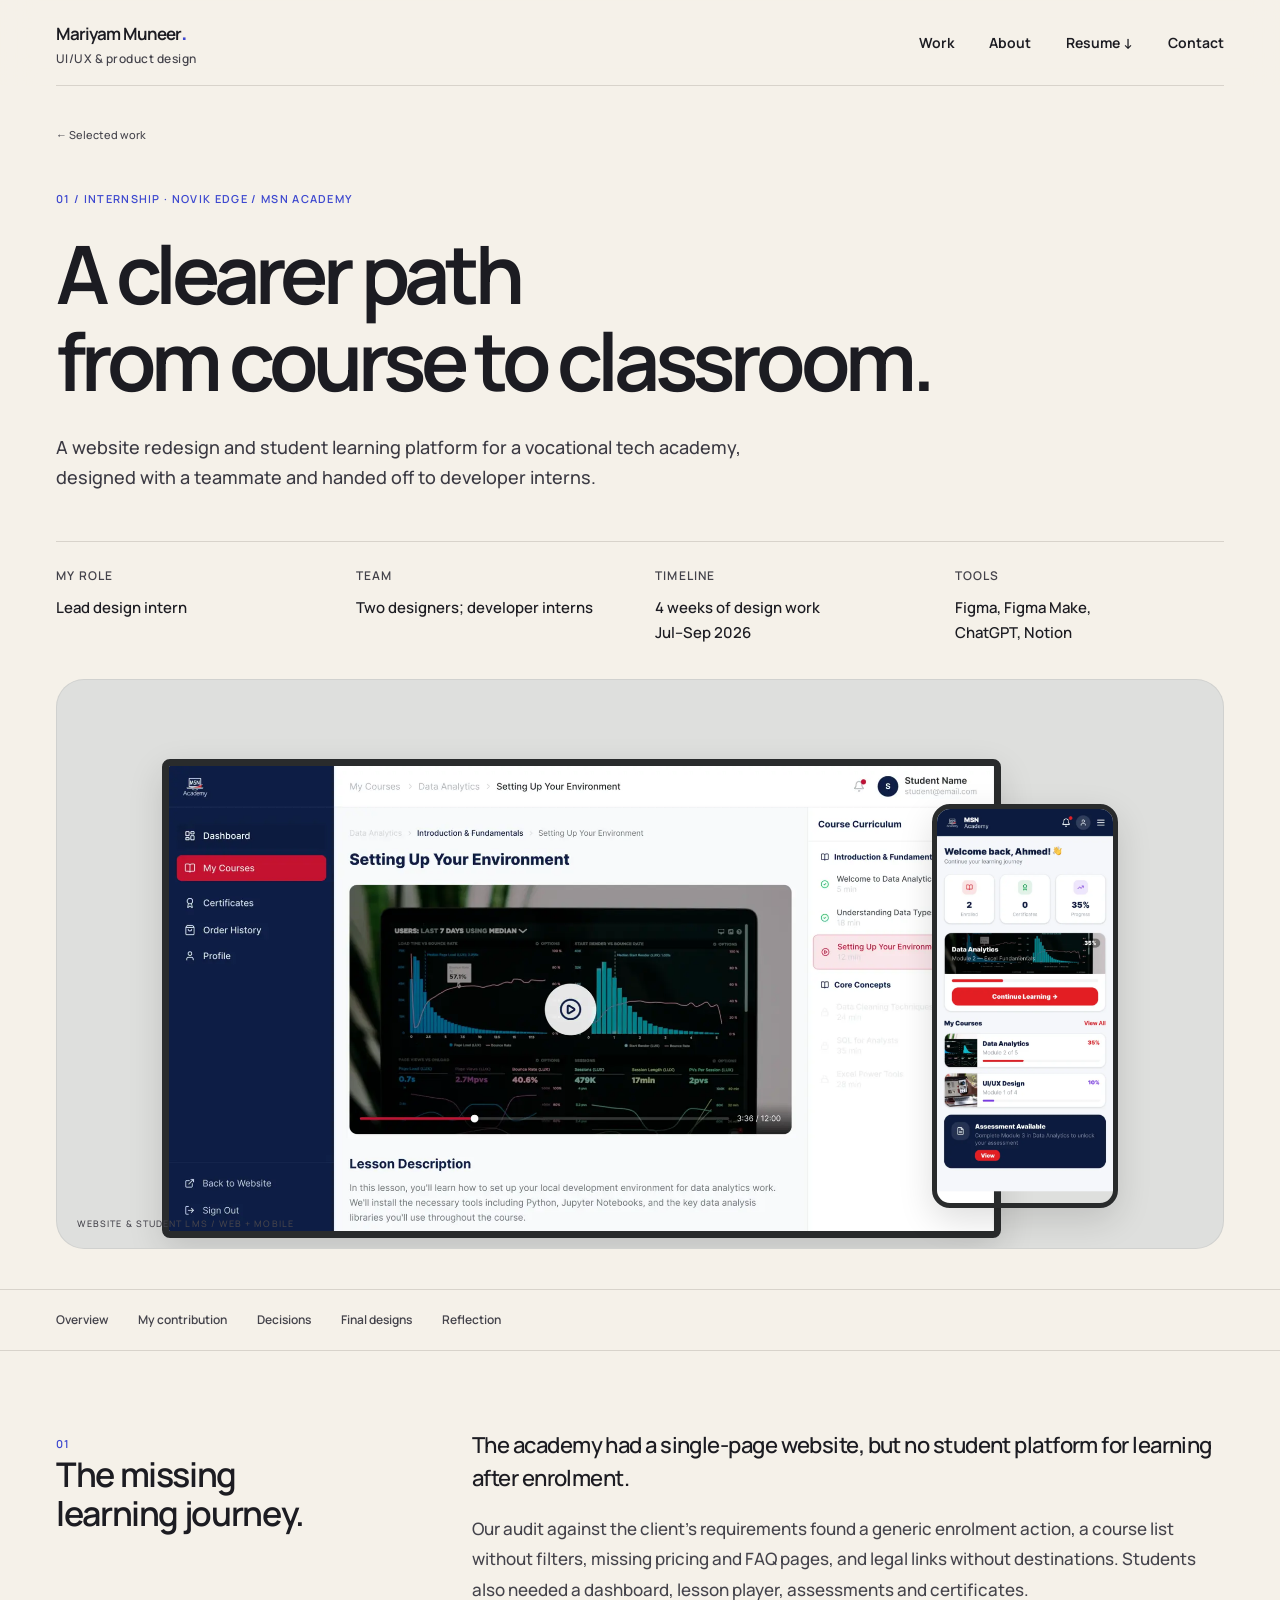
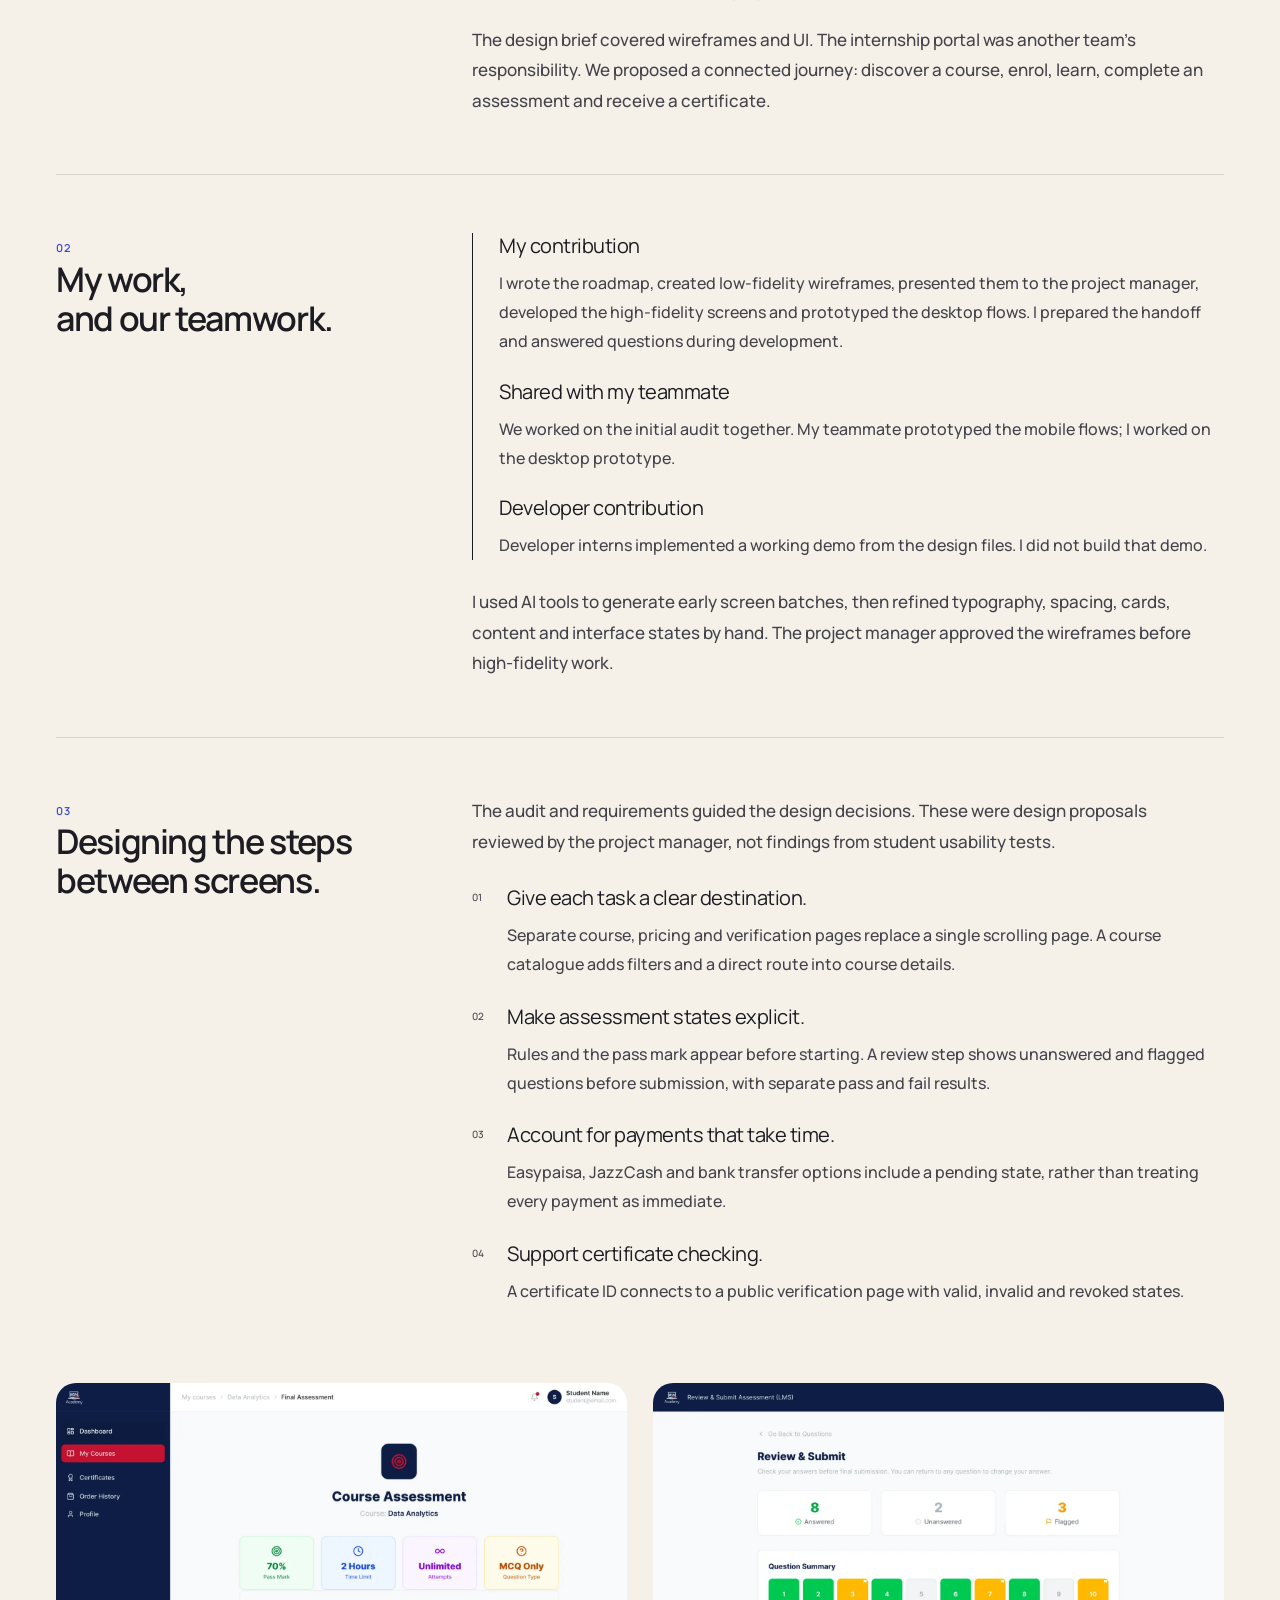
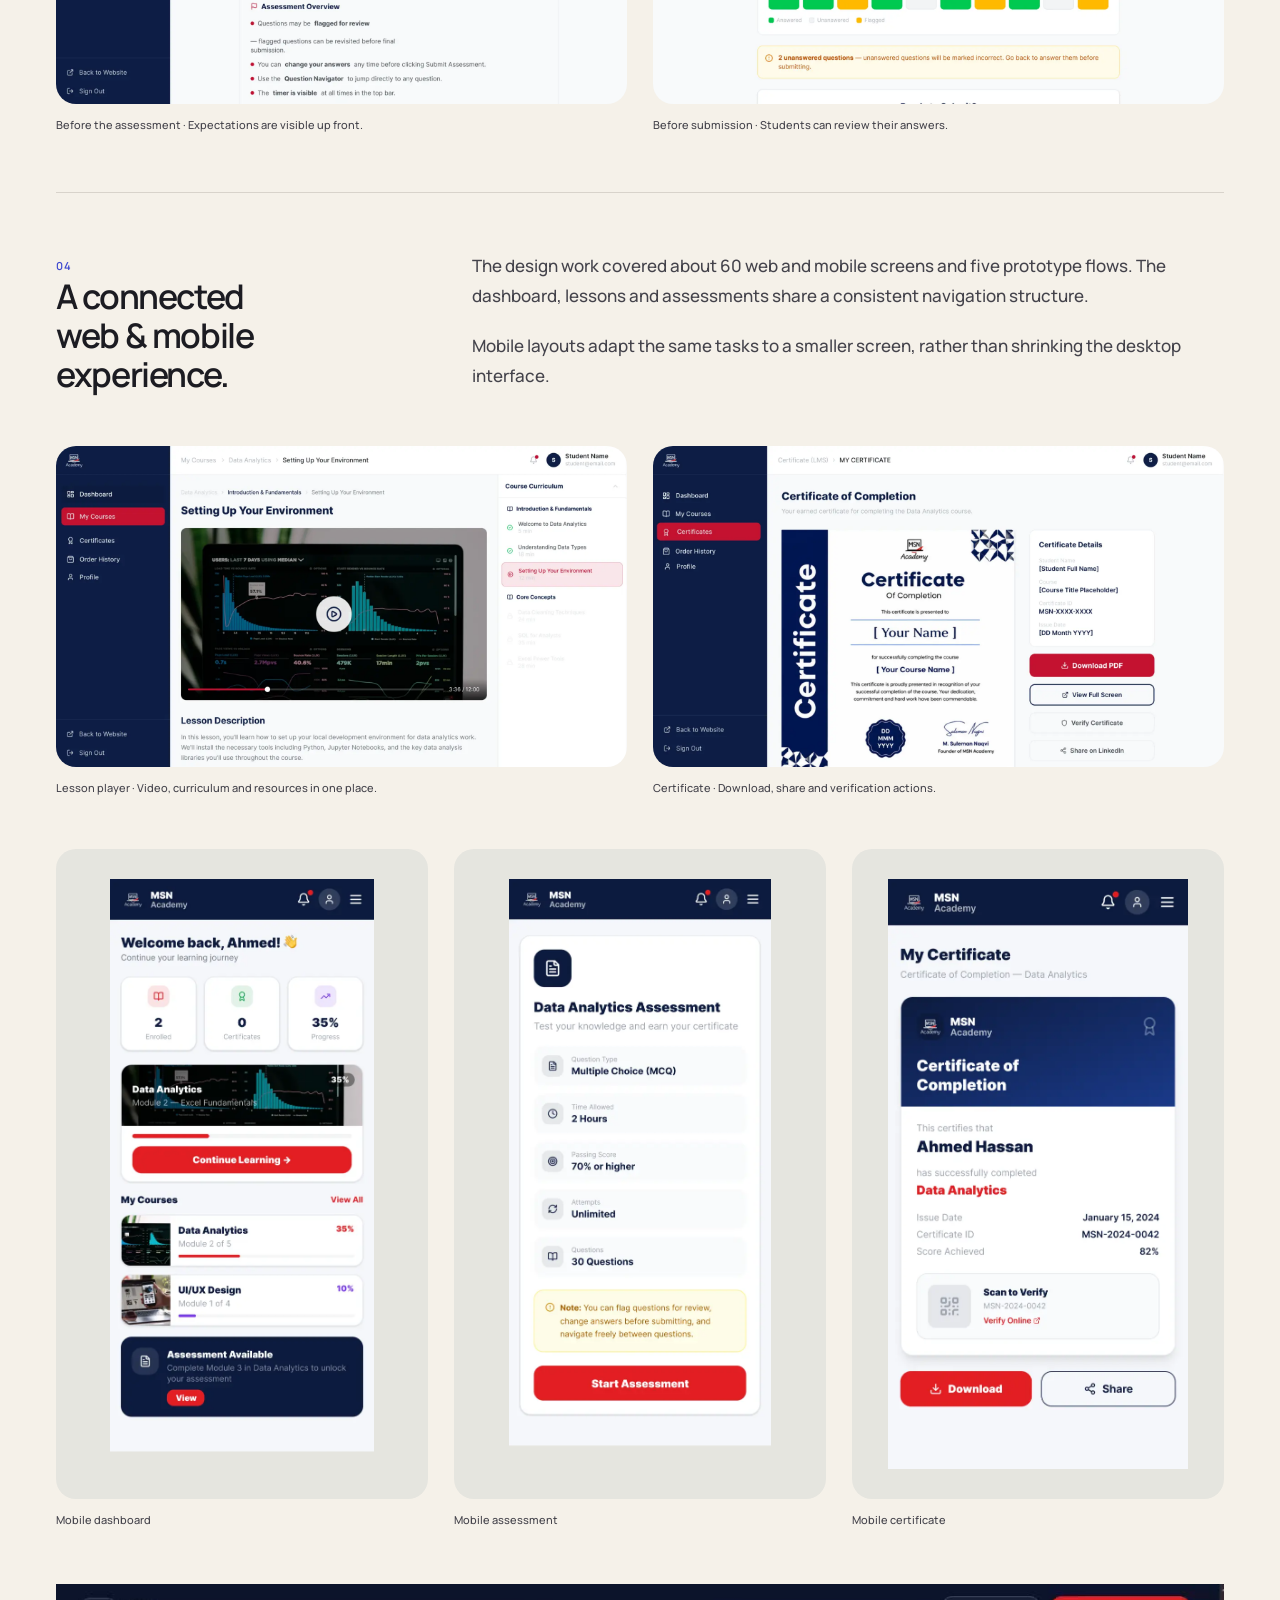
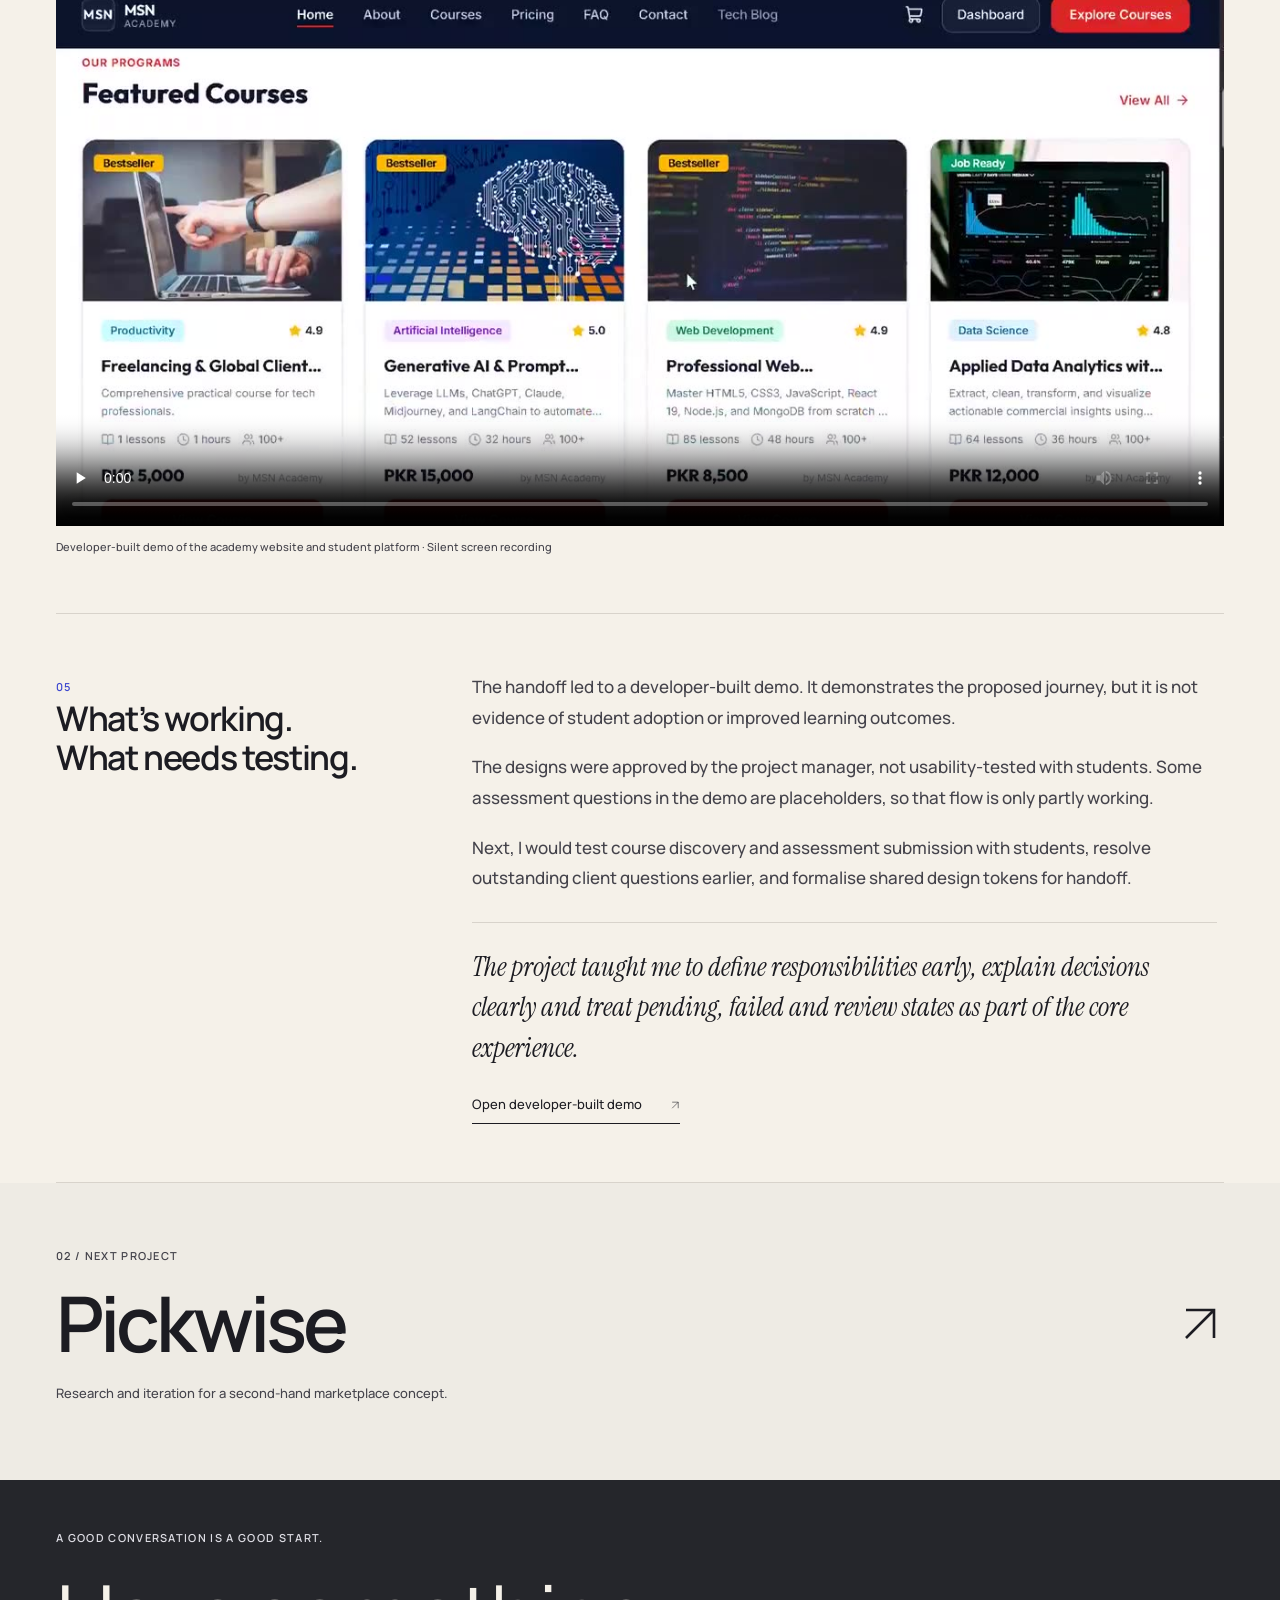
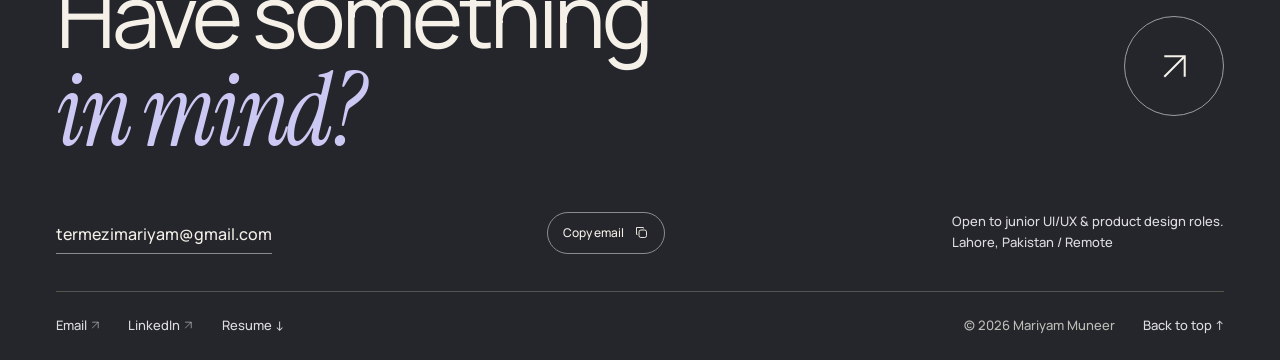
<file: msn-academy.html>
<!doctype html>
<html lang="en" id="top">
  <head>
    <meta charset="utf-8" />
    <meta name="viewport" content="width=device-width,initial-scale=1" />
    <title>MSN Academy — Website &amp; LMS Case Study | Mariyam Muneer</title>
    <meta
      name="description"
      content="An internship case study covering a UX audit, web and mobile interfaces, teamwork and developer handoff for MSN Academy."
    />
    <meta name="theme-color" content="#f5f1e9" />
    <meta
      property="og:title"
      content="MSN Academy — Website &amp; LMS Case Study | Mariyam Muneer"
    />
    <meta
      property="og:description"
      content="An internship case study covering a UX audit, web and mobile interfaces, teamwork and developer handoff for MSN Academy."
    />
    <meta property="og:type" content="website" />
    <link rel="icon" href="assets/favicon.svg" type="image/svg+xml" />
    <link rel="stylesheet" href="style.css" />
    <link rel="stylesheet" href="creative.css" />
  </head>
  <body class="case-page">
    <a class="skip-link" href="#main">Skip to content</a>
    <header class="site-header">
      <div class="shell header-inner">
        <a class="wordmark" href="index.html" aria-label="Mariyam Muneer — home"
          >Mariyam Muneer<span>UI/UX & product design</span></a
        >
        <nav class="desktop-nav" aria-label="Main navigation">
          <a href="index.html#work">Work</a><a href="index.html#about">About</a
          ><a href="assets/Mariyam_Muneer_UIUX_CV.pdf" download
            >Resume <span aria-hidden="true">↓</span></a
          ><a href="index.html#contact">Contact</a>
        </nav>
        <button
          class="menu-toggle"
          type="button"
          aria-haspopup="dialog"
          aria-controls="mobile-menu"
          aria-expanded="false"
        >
          <span>Menu</span
          ><span class="menu-bars" aria-hidden="true"><i></i><i></i></span>
        </button>
      </div>
    </header>
    <dialog
      id="mobile-menu"
      class="mobile-menu"
      aria-labelledby="mobile-menu-title"
    >
      <div class="mobile-menu-top">
        <p id="mobile-menu-title" class="eyebrow">Find your way</p>
        <button class="menu-close" type="button" aria-label="Close navigation">
          Close <span aria-hidden="true">×</span>
        </button>
      </div>
      <nav aria-label="Mobile navigation">
        <a href="index.html#work"><span>01</span>Work</a
        ><a href="index.html#about"><span>02</span>About</a
        ><a href="assets/Mariyam_Muneer_UIUX_CV.pdf" download
          ><span>03</span>Resume</a
        ><a href="index.html#contact"><span>04</span>Contact</a>
      </nav>
      <p class="mobile-menu-note">Mariyam Muneer / Lahore, Pakistan</p>
    </dialog>
    <main id="main">
      <div class="shell">
        <div class="case-intro">
          <a class="back-link" href="index.html#work">← Selected work</a>
          <p class="eyebrow">01 / Internship · Novik Edge / MSN Academy</p>
          <h1>A clearer path<br /> from course to classroom.</h1>
          <p class="case-deck">
            A website redesign and student learning platform for a vocational
            tech academy, designed with a teammate and handed off to developer
            interns.
          </p>
          <dl class="facts">
            <div>
              <dt>My role</dt>
              <dd>Lead design intern</dd>
            </div>
            <div>
              <dt>Team</dt>
              <dd>Two designers; developer interns</dd>
            </div>
            <div>
              <dt>Timeline</dt>
              <dd>4 weeks of design work<br /> Jul–Sep 2026</dd>
            </div>
            <div>
              <dt>Tools</dt>
              <dd>Figma, Figma Make,<br /> ChatGPT, Notion</dd>
            </div>
          </dl>
        </div>
        <div class="case-cover academy">
          <div class="preview-inner">
            <img
              src="assets/msn/lecture.webp"
              alt="MSN Academy lesson interface"
              class="primary-screen"
              loading="eager"
              decoding="async"
            /><img
              src="assets/msn/m-dashboard.webp"
              alt="MSN Academy mobile dashboard"
              class="secondary-screen"
              loading="eager"
              decoding="async"
            />
          </div>
          <p>Website & student LMS / Web + mobile</p>
        </div>
      </div>
      <div class="story-nav">
        <nav class="shell" aria-label="Case study sections">
          <a href="#overview">Overview</a
          ><a href="#contribution">My contribution</a
          ><a href="#decisions">Decisions</a><a href="#designs">Final designs</a
          ><a href="#learning">Reflection</a>
        </nav>
      </div>
      <div class="shell story">
        <section class="story-section" id="overview">
          <div class="section-title">
            <span class="eyebrow">01</span>
            <h2>The missing<br /> learning journey.</h2>
          </div>
          <div class="story-copy">
            <p class="lead">
              The academy had a single-page website, but no student platform for
              learning after enrolment.
            </p>
            <p>
              Our audit against the client’s requirements found a generic
              enrolment action, a course list without filters, missing pricing
              and FAQ pages, and legal links without destinations. Students also
              needed a dashboard, lesson player, assessments and certificates.
            </p>
            <p>
              The design brief covered wireframes and UI. The internship portal
              was another team’s responsibility. We proposed a connected
              journey: discover a course, enrol, learn, complete an assessment
              and receive a certificate.
            </p>
          </div>
        </section>
        <section class="story-section" id="contribution">
          <div class="section-title">
            <span class="eyebrow">02</span>
            <h2>My work,<br /> and our teamwork.</h2>
          </div>
          <div class="story-copy">
            <div class="contribution">
              <h3>My contribution</h3>
              <p>
                I wrote the roadmap, created low-fidelity wireframes, presented
                them to the project manager, developed the high-fidelity screens
                and prototyped the desktop flows. I prepared the handoff and
                answered questions during development.
              </p>
              <h3>Shared with my teammate</h3>
              <p>
                We worked on the initial audit together. My teammate prototyped
                the mobile flows; I worked on the desktop prototype.
              </p>
              <h3>Developer contribution</h3>
              <p>
                Developer interns implemented a working demo from the design
                files. I did not build that demo.
              </p>
            </div>
            <p>
              I used AI tools to generate early screen batches, then refined
              typography, spacing, cards, content and interface states by hand.
              The project manager approved the wireframes before high-fidelity
              work.
            </p>
          </div>
        </section>
        <section class="story-section" id="decisions">
          <div class="section-title">
            <span class="eyebrow">03</span>
            <h2>Designing the steps<br /> between screens.</h2>
          </div>
          <div class="story-copy">
            <p>
              The audit and requirements guided the design decisions. These were
              design proposals reviewed by the project manager, not findings
              from student usability tests.
            </p>
            <ol class="decision-list">
              <li>
                <h3>Give each task a clear destination.</h3>
                <p>
                  Separate course, pricing and verification pages replace a
                  single scrolling page. A course catalogue adds filters and a
                  direct route into course details.
                </p>
              </li>
              <li>
                <h3>Make assessment states explicit.</h3>
                <p>
                  Rules and the pass mark appear before starting. A review step
                  shows unanswered and flagged questions before submission, with
                  separate pass and fail results.
                </p>
              </li>
              <li>
                <h3>Account for payments that take time.</h3>
                <p>
                  Easypaisa, JazzCash and bank transfer options include a
                  pending state, rather than treating every payment as
                  immediate.
                </p>
              </li>
              <li>
                <h3>Support certificate checking.</h3>
                <p>
                  A certificate ID connects to a public verification page with
                  valid, invalid and revoked states.
                </p>
              </li>
            </ol>
          </div>
          <div class="image-grid">
            <figure class="">
              <a
                class="zoom-image"
                href="assets/msn/assessment.webp"
                data-zoom
                aria-label="Expand image: Assessment introduction with rules, time and pass mark"
                ><img
                  src="assets/msn/assessment.webp"
                  alt="Assessment introduction with rules, time and pass mark"
                  class=""
                  loading="lazy"
                  decoding="async" /><span class="image-hint" aria-hidden="true"
                  >View full image
                  <svg
                    class="arrow-icon"
                    viewBox="0 0 24 24"
                    fill="none"
                    aria-hidden="true"
                    focusable="false"
                  >
                    <path
                      d="M5 19 19 5M5 5h14v14"
                      stroke="currentColor"
                      stroke-width="1.3"
                    /></svg></span
              ></a>
              <figcaption>
                Before the assessment · Expectations are visible up front.
              </figcaption>
            </figure>
            <figure class="">
              <a
                class="zoom-image"
                href="assets/msn/review.webp"
                data-zoom
                aria-label="Expand image: Assessment review showing answered and flagged questions"
                ><img
                  src="assets/msn/review.webp"
                  alt="Assessment review showing answered and flagged questions"
                  class=""
                  loading="lazy"
                  decoding="async" /><span class="image-hint" aria-hidden="true"
                  >View full image
                  <svg
                    class="arrow-icon"
                    viewBox="0 0 24 24"
                    fill="none"
                    aria-hidden="true"
                    focusable="false"
                  >
                    <path
                      d="M5 19 19 5M5 5h14v14"
                      stroke="currentColor"
                      stroke-width="1.3"
                    /></svg></span
              ></a>
              <figcaption>
                Before submission · Students can review their answers.
              </figcaption>
            </figure>
          </div>
        </section>
        <section class="story-section" id="designs">
          <div class="section-title">
            <span class="eyebrow">04</span>
            <h2>A connected<br /> web & mobile experience.</h2>
          </div>
          <div class="story-copy">
            <p>
              The design work covered about 60 web and mobile screens and five
              prototype flows. The dashboard, lessons and assessments share a
              consistent navigation structure.
            </p>
            <p>
              Mobile layouts adapt the same tasks to a smaller screen, rather
              than shrinking the desktop interface.
            </p>
          </div>
          <div class="image-grid">
            <figure class="">
              <a
                class="zoom-image"
                href="assets/msn/lecture.webp"
                data-zoom
                aria-label="Expand image: Student lesson page with curriculum and learning resources"
                ><img
                  src="assets/msn/lecture.webp"
                  alt="Student lesson page with curriculum and learning resources"
                  class=""
                  loading="lazy"
                  decoding="async" /><span class="image-hint" aria-hidden="true"
                  >View full image
                  <svg
                    class="arrow-icon"
                    viewBox="0 0 24 24"
                    fill="none"
                    aria-hidden="true"
                    focusable="false"
                  >
                    <path
                      d="M5 19 19 5M5 5h14v14"
                      stroke="currentColor"
                      stroke-width="1.3"
                    /></svg></span
              ></a>
              <figcaption>
                Lesson player · Video, curriculum and resources in one place.
              </figcaption>
            </figure>
            <figure class="">
              <a
                class="zoom-image"
                href="assets/msn/certificate.webp"
                data-zoom
                aria-label="Expand image: Course certificate with verification information"
                ><img
                  src="assets/msn/certificate.webp"
                  alt="Course certificate with verification information"
                  class=""
                  loading="lazy"
                  decoding="async" /><span class="image-hint" aria-hidden="true"
                  >View full image
                  <svg
                    class="arrow-icon"
                    viewBox="0 0 24 24"
                    fill="none"
                    aria-hidden="true"
                    focusable="false"
                  >
                    <path
                      d="M5 19 19 5M5 5h14v14"
                      stroke="currentColor"
                      stroke-width="1.3"
                    /></svg></span
              ></a>
              <figcaption>
                Certificate · Download, share and verification actions.
              </figcaption>
            </figure>
          </div>
          <div class="image-grid three phone-gallery">
            <figure class="">
              <a
                class="zoom-image"
                href="assets/msn/m-dashboard.webp"
                data-zoom
                aria-label="Expand image: Mobile student dashboard"
                ><img
                  src="assets/msn/m-dashboard.webp"
                  alt="Mobile student dashboard"
                  class=""
                  loading="lazy"
                  decoding="async" /><span class="image-hint" aria-hidden="true"
                  >View full image
                  <svg
                    class="arrow-icon"
                    viewBox="0 0 24 24"
                    fill="none"
                    aria-hidden="true"
                    focusable="false"
                  >
                    <path
                      d="M5 19 19 5M5 5h14v14"
                      stroke="currentColor"
                      stroke-width="1.3"
                    /></svg></span
              ></a>
              <figcaption>Mobile dashboard</figcaption>
            </figure>
            <figure class="">
              <a
                class="zoom-image"
                href="assets/msn/m-assessment.webp"
                data-zoom
                aria-label="Expand image: Mobile assessment introduction"
                ><img
                  src="assets/msn/m-assessment.webp"
                  alt="Mobile assessment introduction"
                  class=""
                  loading="lazy"
                  decoding="async" /><span class="image-hint" aria-hidden="true"
                  >View full image
                  <svg
                    class="arrow-icon"
                    viewBox="0 0 24 24"
                    fill="none"
                    aria-hidden="true"
                    focusable="false"
                  >
                    <path
                      d="M5 19 19 5M5 5h14v14"
                      stroke="currentColor"
                      stroke-width="1.3"
                    /></svg></span
              ></a>
              <figcaption>Mobile assessment</figcaption>
            </figure>
            <figure class="">
              <a
                class="zoom-image"
                href="assets/msn/m-certificate.webp"
                data-zoom
                aria-label="Expand image: Mobile certificate view"
                ><img
                  src="assets/msn/m-certificate.webp"
                  alt="Mobile certificate view"
                  class=""
                  loading="lazy"
                  decoding="async" /><span class="image-hint" aria-hidden="true"
                  >View full image
                  <svg
                    class="arrow-icon"
                    viewBox="0 0 24 24"
                    fill="none"
                    aria-hidden="true"
                    focusable="false"
                  >
                    <path
                      d="M5 19 19 5M5 5h14v14"
                      stroke="currentColor"
                      stroke-width="1.3"
                    /></svg></span
              ></a>
              <figcaption>Mobile certificate</figcaption>
            </figure>
          </div>
          <figure class="video-figure">
            <video
              controls
              playsinline
              preload="none"
              poster="assets/vid/msn.jpg"
              aria-label="Developer-built demo of the academy website and student platform"
            >
              <source src="assets/vid/msn.mp4" type="video/mp4" />
              Your browser does not support this video.
              <a href="assets/vid/msn.mp4">Download recording</a>.
            </video>
            <figcaption>
              Developer-built demo of the academy website and student platform ·
              Silent screen recording
            </figcaption>
          </figure>
        </section>
        <section class="story-section" id="learning">
          <div class="section-title">
            <span class="eyebrow">05</span>
            <h2>What’s working.<br /> What needs testing.</h2>
          </div>
          <div class="story-copy">
            <p>
              The handoff led to a developer-built demo. It demonstrates the
              proposed journey, but it is not evidence of student adoption or
              improved learning outcomes.
            </p>
            <p>
              The designs were approved by the project manager, not
              usability-tested with students. Some assessment questions in the
              demo are placeholders, so that flow is only partly working.
            </p>
            <p>
              Next, I would test course discovery and assessment submission with
              students, resolve outstanding client questions earlier, and
              formalise shared design tokens for handoff.
            </p>
            <p class="reflection">
              The project taught me to define responsibilities early, explain
              decisions clearly and treat pending, failed and review states as
              part of the core experience.
            </p>
            <a
              class="text-link"
              href="https://msn-academy-nine.vercel.app/"
              rel="noopener noreferrer"
              >Open developer-built demo
              <svg
                class="arrow-icon"
                viewBox="0 0 24 24"
                fill="none"
                aria-hidden="true"
                focusable="false"
              >
                <path
                  d="M5 19 19 5M5 5h14v14"
                  stroke="currentColor"
                  stroke-width="1.3"
                /></svg
            ></a>
          </div>
        </section>
      </div>
      <aside class="next-project">
        <div class="shell">
          <p class="eyebrow">02 / Next project</p>
          <a href="pickwise.html"
            ><h2>Pickwise</h2>
            <span aria-hidden="true"
              ><svg
                class="arrow-icon"
                viewBox="0 0 24 24"
                fill="none"
                aria-hidden="true"
                focusable="false"
              >
                <path
                  d="M5 19 19 5M5 5h14v14"
                  stroke="currentColor"
                  stroke-width="1.3"
                /></svg></span
          ></a>
          <p>Research and iteration for a second-hand marketplace concept.</p>
        </div>
      </aside>
    </main>
    <footer id="contact" class="site-footer">
      <div class="shell">
        <div class="footer-top">
          <p class="eyebrow">A good conversation is a good start.</p>
          <div class="creative-footer-title">
            <h2>Have something<br /><em>in mind?</em></h2>
            <a
              class="contact-orbit"
              href="mailto:termezimariyam@gmail.com"
              aria-label="Email Mariyam"
              ><svg
                class="arrow-icon"
                viewBox="0 0 24 24"
                fill="none"
                aria-hidden="true"
                focusable="false"
              >
                <path
                  d="M5 19 19 5M5 5h14v14"
                  stroke="currentColor"
                  stroke-width="1.4"
                /></svg
            ></a>
          </div>
          <div class="footer-invitation">
            <div class="email-tools">
              <button
                class="copy-email"
                type="button"
                hidden
                data-copy-email="termezimariyam@gmail.com"
              >
                Copy email
                <svg viewBox="0 0 24 24" aria-hidden="true" fill="none">
                  <rect
                    x="8"
                    y="8"
                    width="12"
                    height="12"
                    rx="3"
                    stroke="currentColor"
                    stroke-width="1.5"
                  />
                  <path
                    d="M15 5V4H4v11h1"
                    stroke="currentColor"
                    stroke-width="1.5"
                    stroke-linecap="round"
                  />
                </svg></button
              ><span
                class="copy-status"
                role="status"
                aria-live="polite"
              ></span>
            </div>
            <a href="mailto:termezimariyam@gmail.com"
              >termezimariyam@gmail.com</a
            >
            <p>
              Open to junior UI/UX & product design roles.<br /> Lahore, Pakistan
              / Remote
            </p>
          </div>
        </div>
        <div class="footer-bottom">
          <a href="mailto:termezimariyam@gmail.com"
            >Email
            <svg
              class="arrow-icon"
              viewBox="0 0 24 24"
              fill="none"
              aria-hidden="true"
              focusable="false"
            >
              <path
                d="M5 19 19 5M5 5h14v14"
                stroke="currentColor"
                stroke-width="1.3"
              /></svg></a
          ><a
            href="https://www.linkedin.com/in/mariyam-muneer-9874321bb"
            rel="noopener noreferrer"
            >LinkedIn
            <svg
              class="arrow-icon"
              viewBox="0 0 24 24"
              fill="none"
              aria-hidden="true"
              focusable="false"
            >
              <path
                d="M5 19 19 5M5 5h14v14"
                stroke="currentColor"
                stroke-width="1.3"
              /></svg></a
          ><a href="assets/Mariyam_Muneer_UIUX_CV.pdf" download>Resume ↓</a
          ><span class="copyright">© 2026 Mariyam Muneer</span
          ><a href="#top">Back to top ↑</a>
        </div>
      </div>
    </footer>
    <dialog class="image-dialog" aria-label="Expanded project image">
      <button type="button" class="dialog-close">
        Close <span aria-hidden="true">×</span></button
      ><img alt="" />
      <p></p>
    </dialog>
    <script src="site.js" defer></script>
  </body>
</html>
</file>
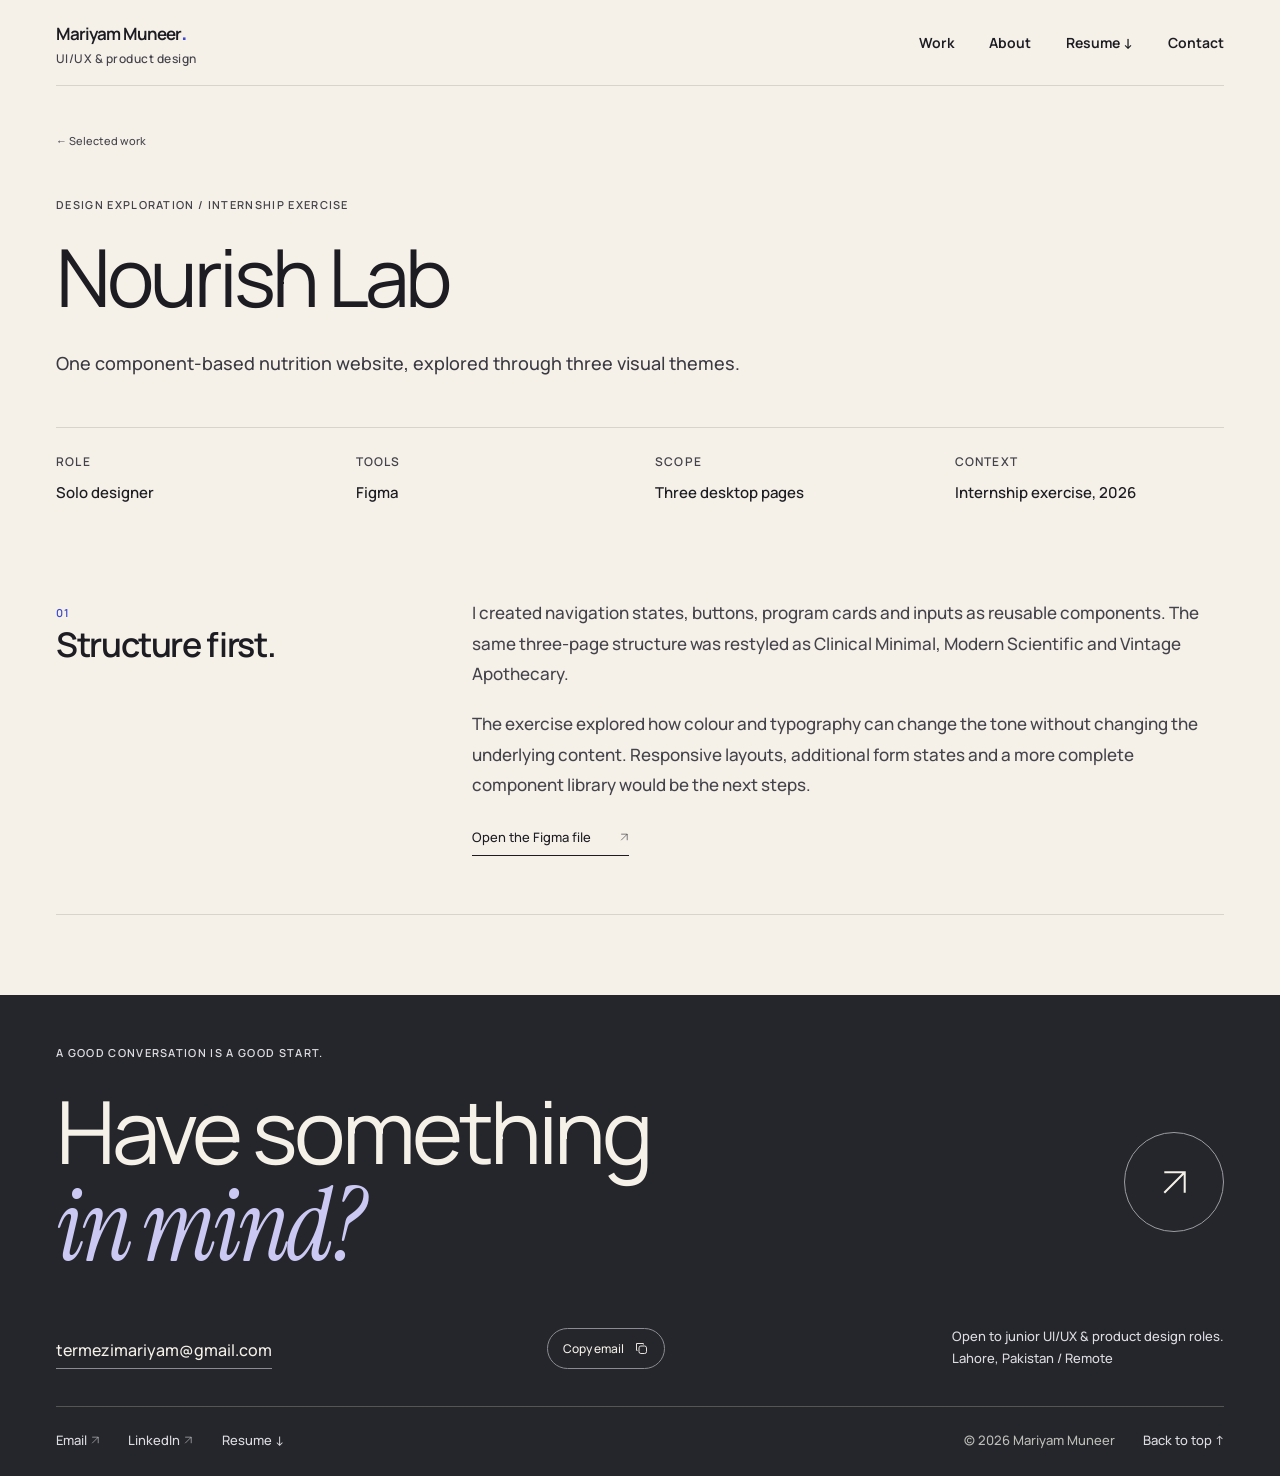
<file: nourish-lab.html>
<!doctype html>
<html lang="en" id="top">
  <head>
    <meta charset="utf-8" />
    <meta name="viewport" content="width=device-width,initial-scale=1" />
    <title>Nourish Lab — Design Exploration | Mariyam Muneer</title>
    <meta
      name="description"
      content="An internship exploration of reusable Figma components and three visual themes for a nutrition website."
    />
    <meta name="theme-color" content="#f5f1e9" />
    <meta
      property="og:title"
      content="Nourish Lab — Design Exploration | Mariyam Muneer"
    />
    <meta
      property="og:description"
      content="An internship exploration of reusable Figma components and three visual themes for a nutrition website."
    />
    <meta property="og:type" content="website" />
    <link rel="icon" href="assets/favicon.svg" type="image/svg+xml" />
    <link rel="stylesheet" href="style.css" />
    <link rel="stylesheet" href="creative.css" />
  </head>
  <body class="case-page">
    <a class="skip-link" href="#main">Skip to content</a>
    <header class="site-header">
      <div class="shell header-inner">
        <a class="wordmark" href="index.html" aria-label="Mariyam Muneer — home"
          >Mariyam Muneer<span>UI/UX & product design</span></a
        >
        <nav class="desktop-nav" aria-label="Main navigation">
          <a href="index.html#work">Work</a><a href="index.html#about">About</a
          ><a href="assets/Mariyam_Muneer_UIUX_CV.pdf" download
            >Resume <span aria-hidden="true">↓</span></a
          ><a href="index.html#contact">Contact</a>
        </nav>
        <button
          class="menu-toggle"
          type="button"
          aria-haspopup="dialog"
          aria-controls="mobile-menu"
          aria-expanded="false"
        >
          <span>Menu</span
          ><span class="menu-bars" aria-hidden="true"><i></i><i></i></span>
        </button>
      </div>
    </header>
    <dialog
      id="mobile-menu"
      class="mobile-menu"
      aria-labelledby="mobile-menu-title"
    >
      <div class="mobile-menu-top">
        <p id="mobile-menu-title" class="eyebrow">Find your way</p>
        <button class="menu-close" type="button" aria-label="Close navigation">
          Close <span aria-hidden="true">×</span>
        </button>
      </div>
      <nav aria-label="Mobile navigation">
        <a href="index.html#work"><span>01</span>Work</a
        ><a href="index.html#about"><span>02</span>About</a
        ><a href="assets/Mariyam_Muneer_UIUX_CV.pdf" download
          ><span>03</span>Resume</a
        ><a href="index.html#contact"><span>04</span>Contact</a>
      </nav>
      <p class="mobile-menu-note">Mariyam Muneer / Lahore, Pakistan</p>
    </dialog>
    <main id="main">
      <div class="shell exploration">
        <a class="back-link" href="index.html#work">← Selected work</a>
        <p class="eyebrow">Design exploration / Internship exercise</p>
        <h1>Nourish Lab</h1>
        <p class="case-deck">
          One component-based nutrition website, explored through three visual
          themes.
        </p>
        <dl class="facts">
          <div>
            <dt>Role</dt>
            <dd>Solo designer</dd>
          </div>
          <div>
            <dt>Tools</dt>
            <dd>Figma</dd>
          </div>
          <div>
            <dt>Scope</dt>
            <dd>Three desktop pages</dd>
          </div>
          <div>
            <dt>Context</dt>
            <dd>Internship exercise, 2026</dd>
          </div>
        </dl>
        <section class="story-section" id="system">
          <div class="section-title">
            <span class="eyebrow">01</span>
            <h2>Structure first.</h2>
          </div>
          <div class="story-copy">
            <p>
              I created navigation states, buttons, program cards and inputs as
              reusable components. The same three-page structure was restyled as
              Clinical Minimal, Modern Scientific and Vintage Apothecary.
            </p>
            <p>
              The exercise explored how colour and typography can change the
              tone without changing the underlying content. Responsive layouts,
              additional form states and a more complete component library would
              be the next steps.
            </p>
            <a
              class="text-link"
              href="https://www.figma.com/design/Tx36sFKCrvylGLjKYxqEJ6/Nourish-Lab"
              rel="noopener noreferrer"
              >Open the Figma file
              <svg
                class="arrow-icon"
                viewBox="0 0 24 24"
                fill="none"
                aria-hidden="true"
                focusable="false"
              >
                <path
                  d="M5 19 19 5M5 5h14v14"
                  stroke="currentColor"
                  stroke-width="1.3"
                /></svg
            ></a>
          </div>
        </section>
      </div>
    </main>
    <footer id="contact" class="site-footer">
      <div class="shell">
        <div class="footer-top">
          <p class="eyebrow">A good conversation is a good start.</p>
          <div class="creative-footer-title">
            <h2>Have something<br /><em>in mind?</em></h2>
            <a
              class="contact-orbit"
              href="mailto:termezimariyam@gmail.com"
              aria-label="Email Mariyam"
              ><svg
                class="arrow-icon"
                viewBox="0 0 24 24"
                fill="none"
                aria-hidden="true"
                focusable="false"
              >
                <path
                  d="M5 19 19 5M5 5h14v14"
                  stroke="currentColor"
                  stroke-width="1.4"
                /></svg
            ></a>
          </div>
          <div class="footer-invitation">
            <div class="email-tools">
              <button
                class="copy-email"
                type="button"
                hidden
                data-copy-email="termezimariyam@gmail.com"
              >
                Copy email
                <svg viewBox="0 0 24 24" aria-hidden="true" fill="none">
                  <rect
                    x="8"
                    y="8"
                    width="12"
                    height="12"
                    rx="3"
                    stroke="currentColor"
                    stroke-width="1.5"
                  />
                  <path
                    d="M15 5V4H4v11h1"
                    stroke="currentColor"
                    stroke-width="1.5"
                    stroke-linecap="round"
                  />
                </svg></button
              ><span
                class="copy-status"
                role="status"
                aria-live="polite"
              ></span>
            </div>
            <a href="mailto:termezimariyam@gmail.com"
              >termezimariyam@gmail.com</a
            >
            <p>
              Open to junior UI/UX & product design roles.<br /> Lahore, Pakistan
              / Remote
            </p>
          </div>
        </div>
        <div class="footer-bottom">
          <a href="mailto:termezimariyam@gmail.com"
            >Email
            <svg
              class="arrow-icon"
              viewBox="0 0 24 24"
              fill="none"
              aria-hidden="true"
              focusable="false"
            >
              <path
                d="M5 19 19 5M5 5h14v14"
                stroke="currentColor"
                stroke-width="1.3"
              /></svg></a
          ><a
            href="https://www.linkedin.com/in/mariyam-muneer-9874321bb"
            rel="noopener noreferrer"
            >LinkedIn
            <svg
              class="arrow-icon"
              viewBox="0 0 24 24"
              fill="none"
              aria-hidden="true"
              focusable="false"
            >
              <path
                d="M5 19 19 5M5 5h14v14"
                stroke="currentColor"
                stroke-width="1.3"
              /></svg></a
          ><a href="assets/Mariyam_Muneer_UIUX_CV.pdf" download>Resume ↓</a
          ><span class="copyright">© 2026 Mariyam Muneer</span
          ><a href="#top">Back to top ↑</a>
        </div>
      </div>
    </footer>
    <dialog class="image-dialog" aria-label="Expanded project image">
      <button type="button" class="dialog-close">
        Close <span aria-hidden="true">×</span></button
      ><img alt="" />
      <p></p>
    </dialog>
    <script src="site.js" defer></script>
  </body>
</html>
</file>
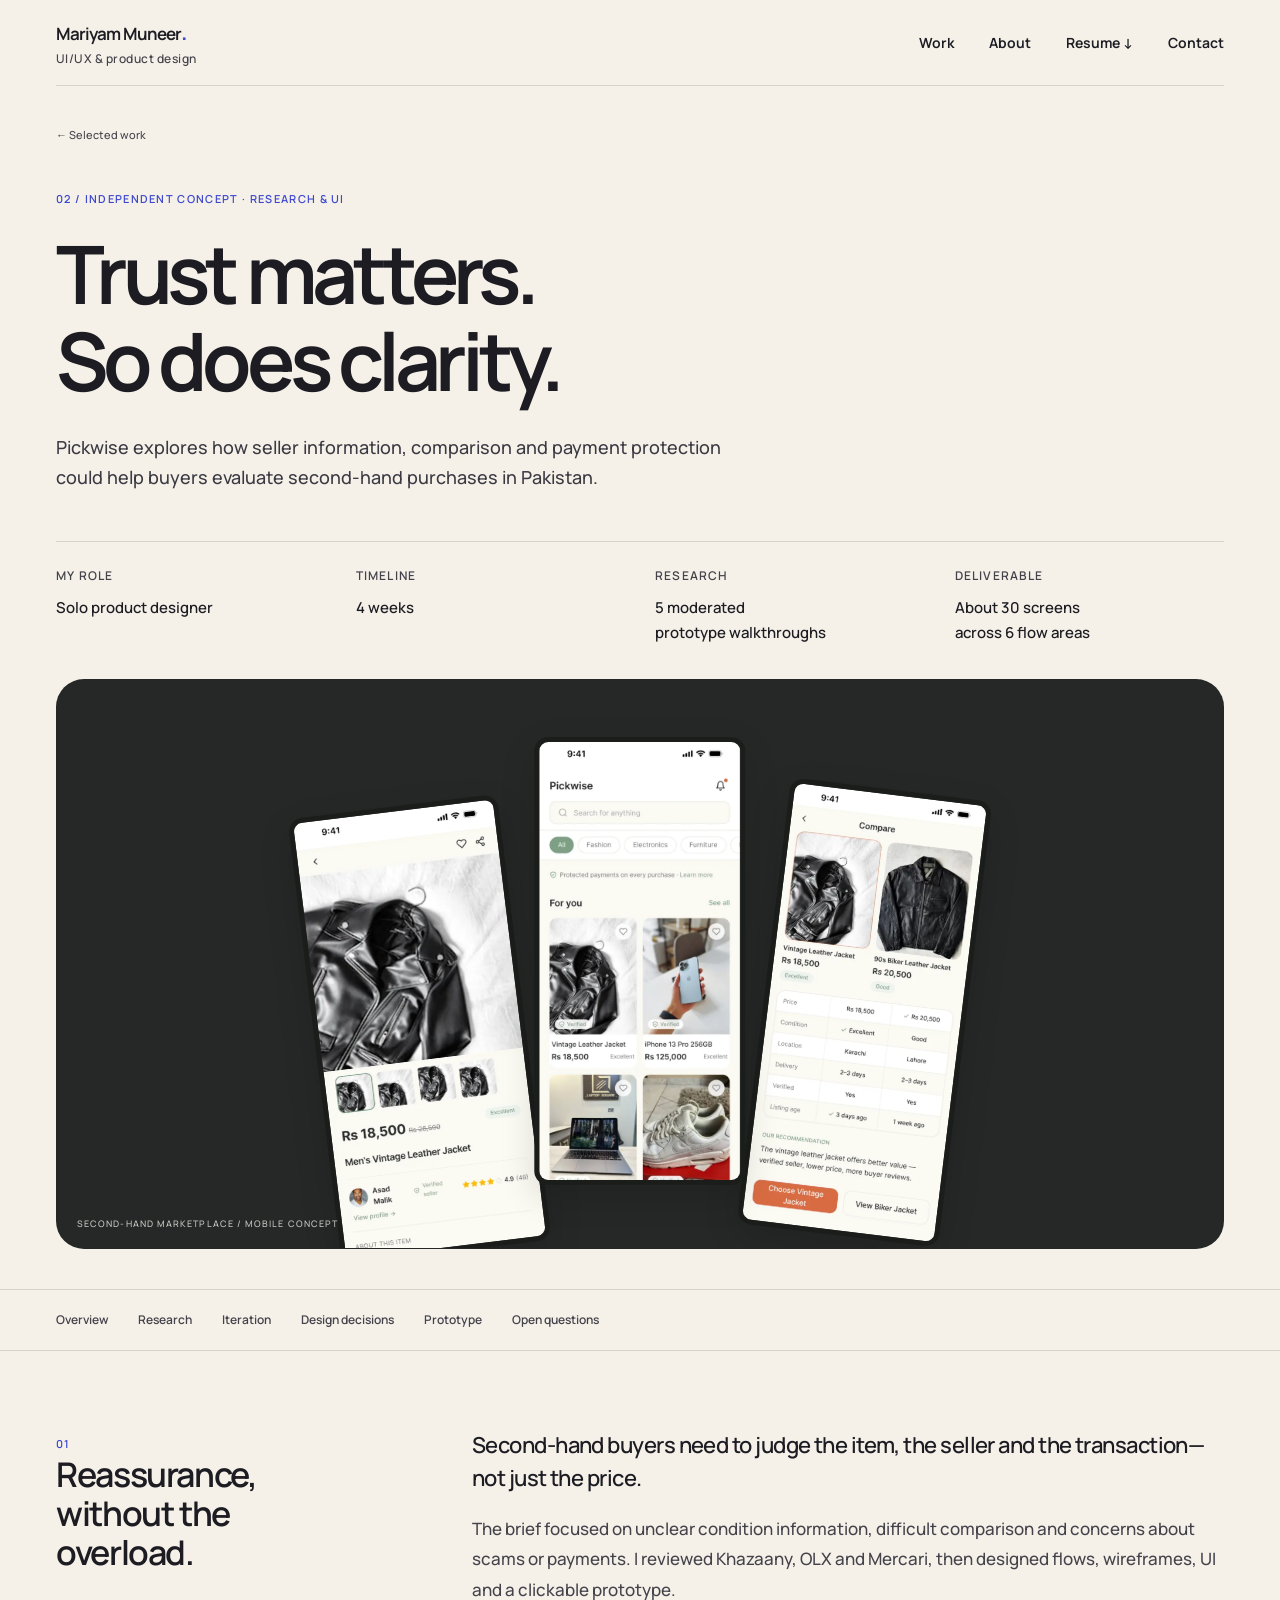
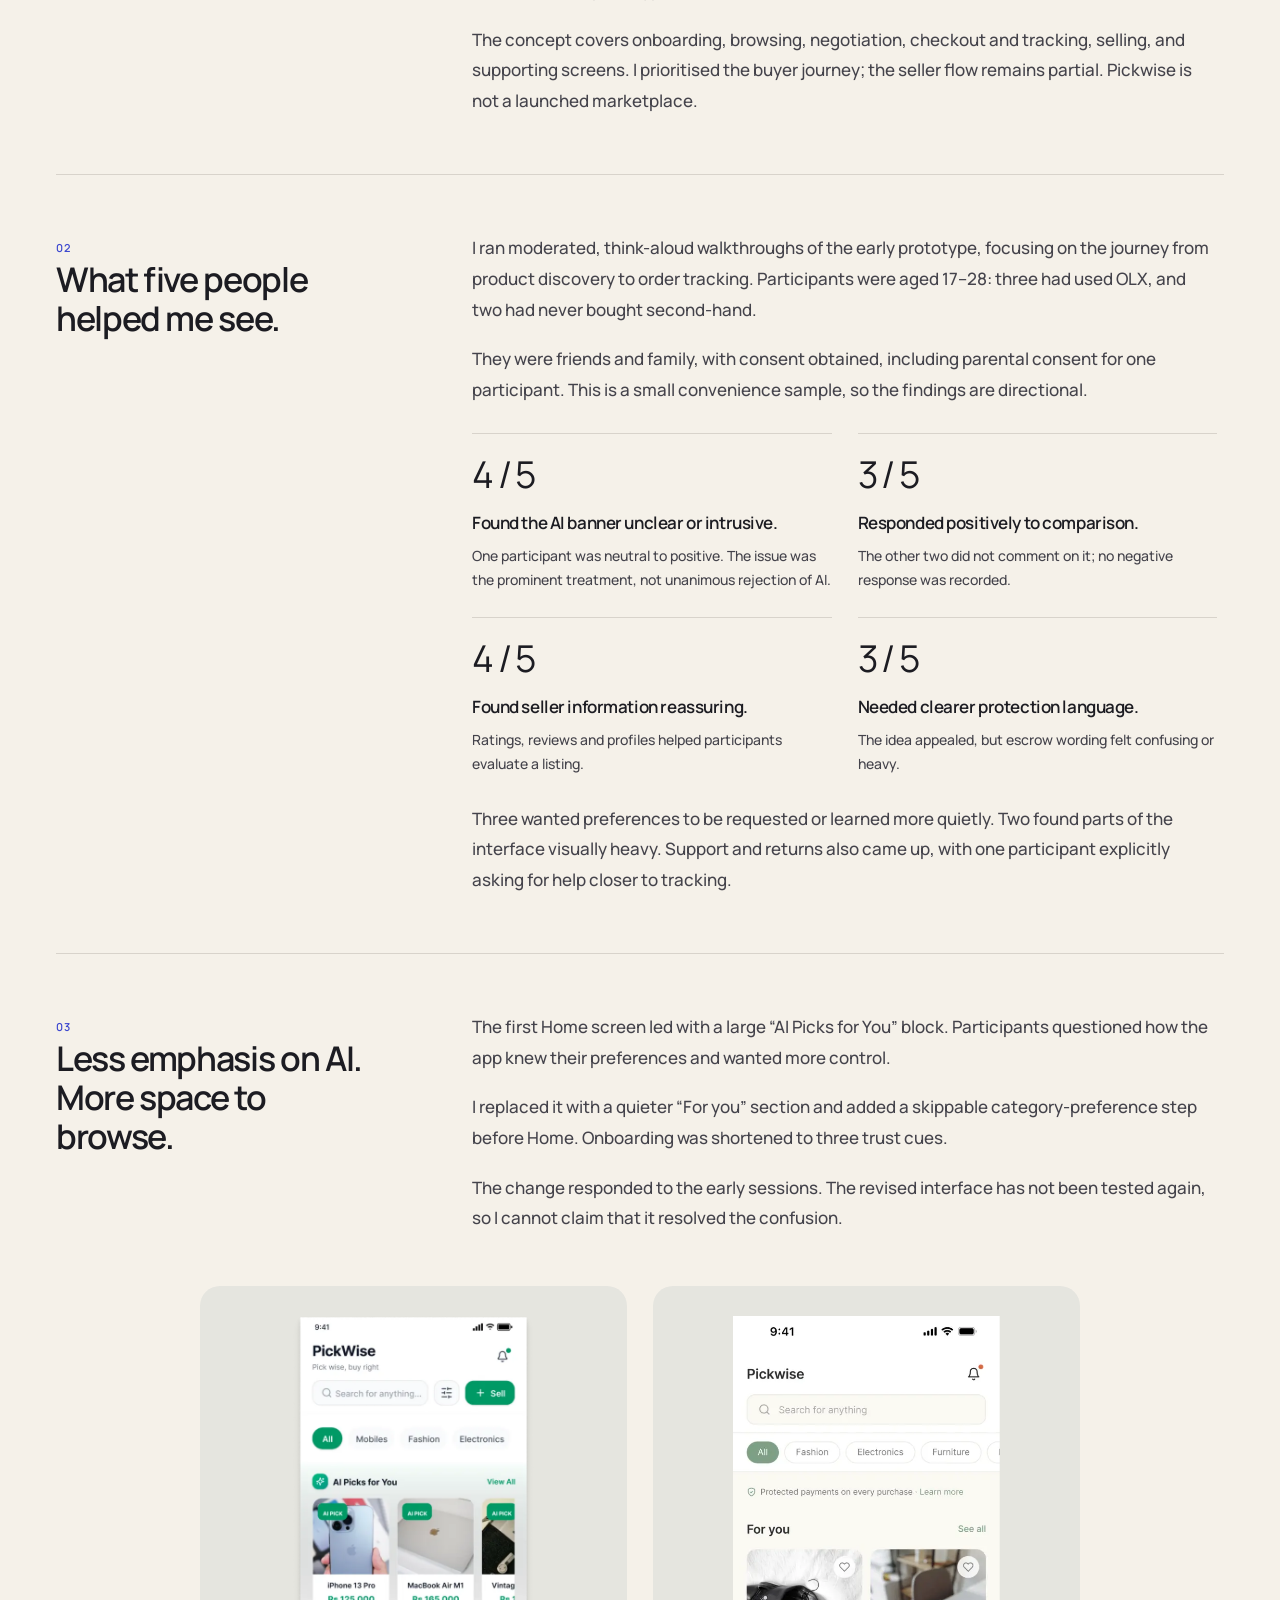
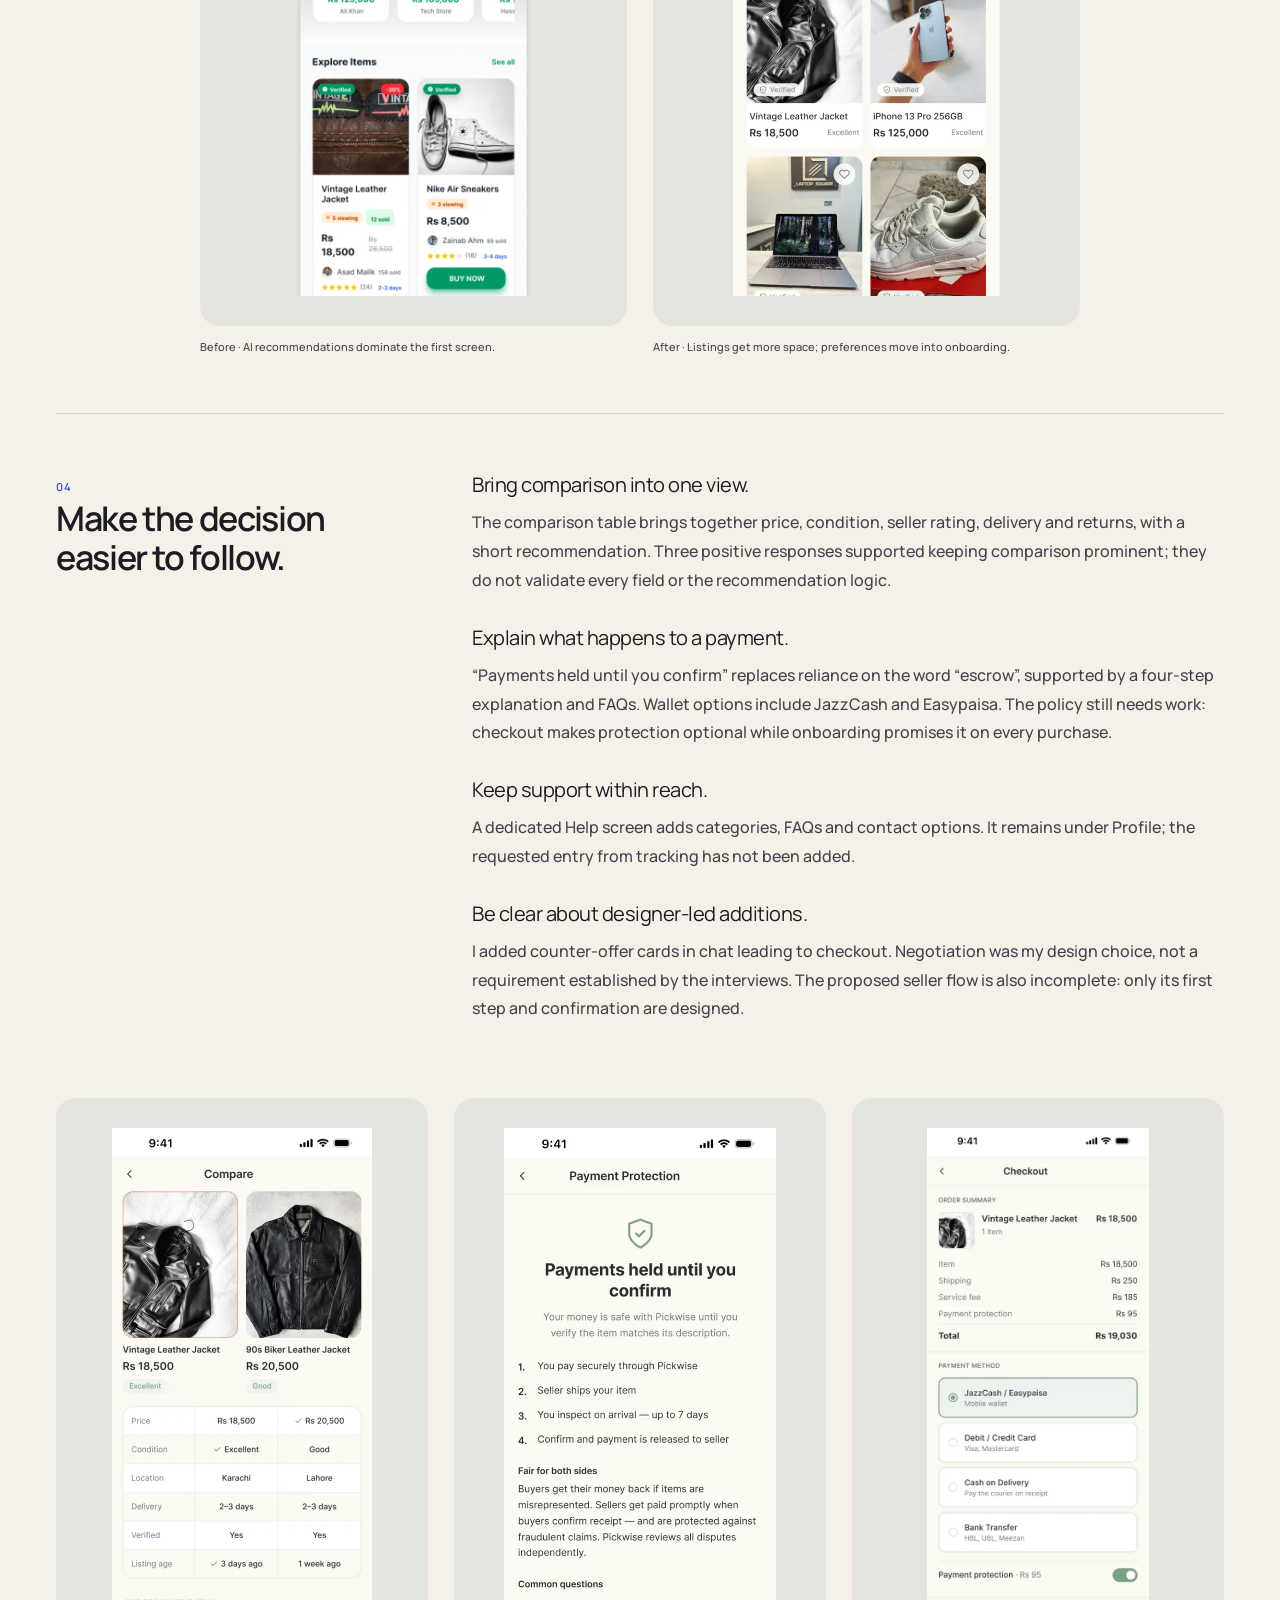
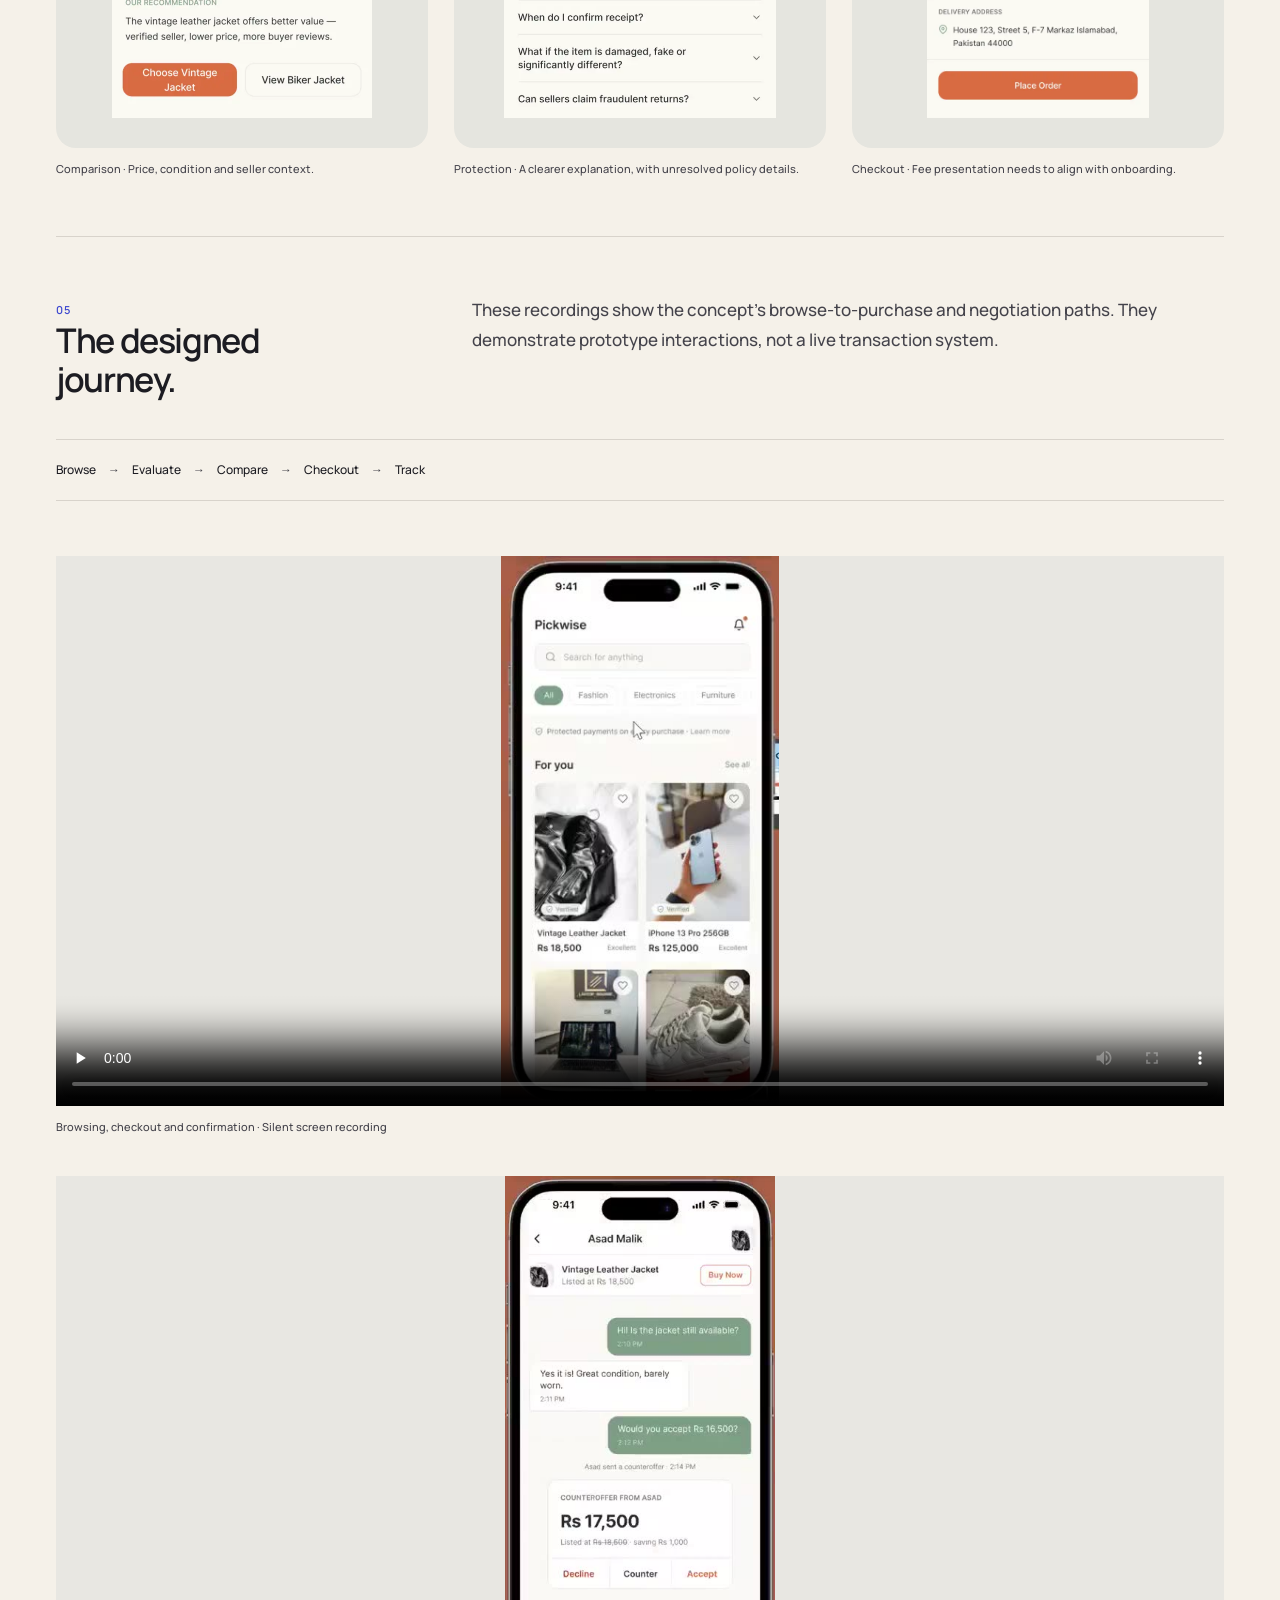
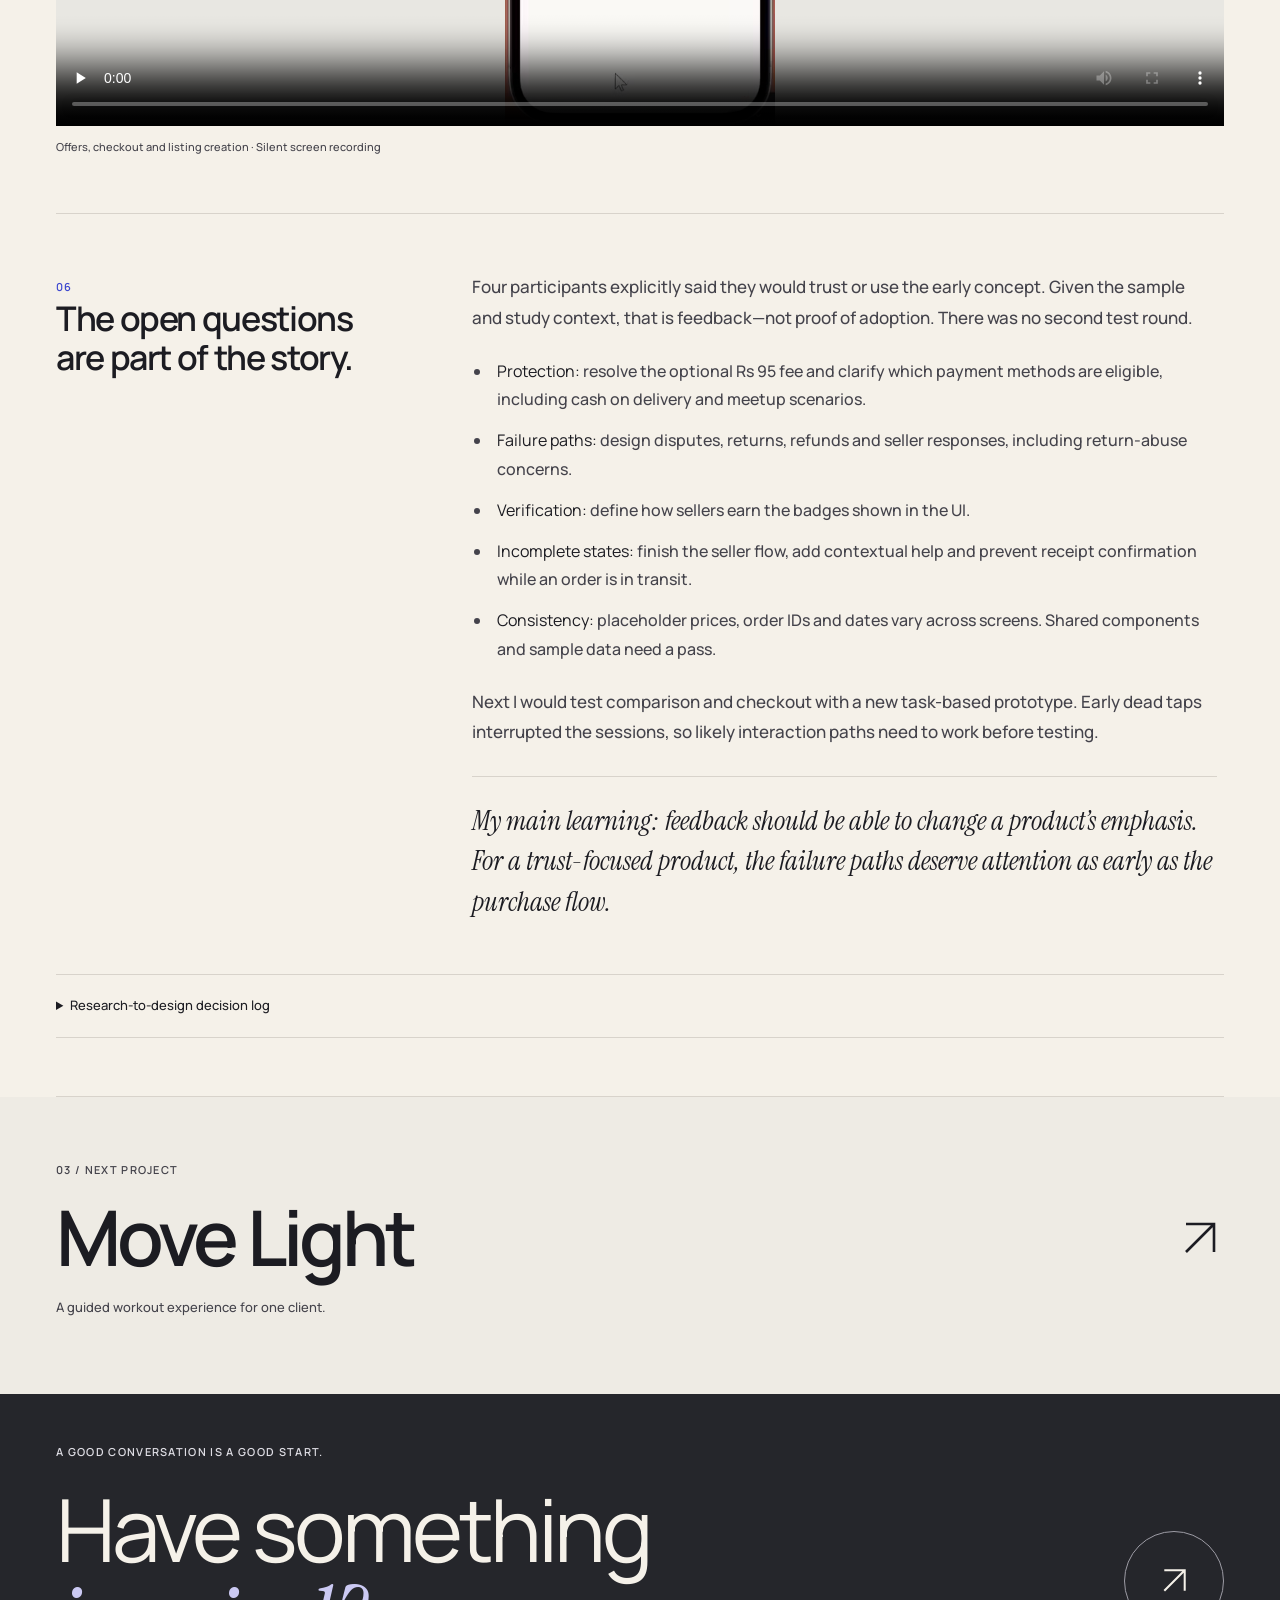
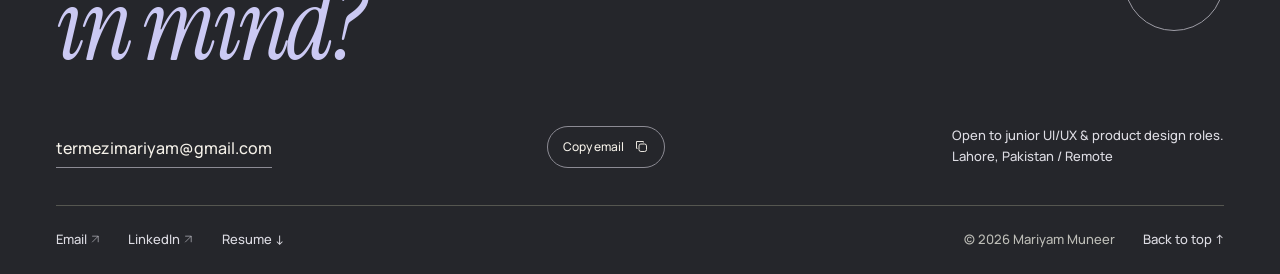
<file: pickwise.html>
<!doctype html>
<html lang="en" id="top">
  <head>
    <meta charset="utf-8" />
    <meta name="viewport" content="width=device-width,initial-scale=1" />
    <title>Pickwise — Marketplace Research &amp; Design | Mariyam Muneer</title>
    <meta
      name="description"
      content="A second-hand marketplace concept: five usability walkthroughs, a revised home screen, comparison and payment protection, with open questions stated clearly."
    />
    <meta name="theme-color" content="#f5f1e9" />
    <meta
      property="og:title"
      content="Pickwise — Marketplace Research &amp; Design | Mariyam Muneer"
    />
    <meta
      property="og:description"
      content="A second-hand marketplace concept: five usability walkthroughs, a revised home screen, comparison and payment protection, with open questions stated clearly."
    />
    <meta property="og:type" content="website" />
    <link rel="icon" href="assets/favicon.svg" type="image/svg+xml" />
    <link rel="stylesheet" href="style.css" />
    <link rel="stylesheet" href="creative.css" />
  </head>
  <body class="case-page">
    <a class="skip-link" href="#main">Skip to content</a>
    <header class="site-header">
      <div class="shell header-inner">
        <a class="wordmark" href="index.html" aria-label="Mariyam Muneer — home"
          >Mariyam Muneer<span>UI/UX & product design</span></a
        >
        <nav class="desktop-nav" aria-label="Main navigation">
          <a href="index.html#work">Work</a><a href="index.html#about">About</a
          ><a href="assets/Mariyam_Muneer_UIUX_CV.pdf" download
            >Resume <span aria-hidden="true">↓</span></a
          ><a href="index.html#contact">Contact</a>
        </nav>
        <button
          class="menu-toggle"
          type="button"
          aria-haspopup="dialog"
          aria-controls="mobile-menu"
          aria-expanded="false"
        >
          <span>Menu</span
          ><span class="menu-bars" aria-hidden="true"><i></i><i></i></span>
        </button>
      </div>
    </header>
    <dialog
      id="mobile-menu"
      class="mobile-menu"
      aria-labelledby="mobile-menu-title"
    >
      <div class="mobile-menu-top">
        <p id="mobile-menu-title" class="eyebrow">Find your way</p>
        <button class="menu-close" type="button" aria-label="Close navigation">
          Close <span aria-hidden="true">×</span>
        </button>
      </div>
      <nav aria-label="Mobile navigation">
        <a href="index.html#work"><span>01</span>Work</a
        ><a href="index.html#about"><span>02</span>About</a
        ><a href="assets/Mariyam_Muneer_UIUX_CV.pdf" download
          ><span>03</span>Resume</a
        ><a href="index.html#contact"><span>04</span>Contact</a>
      </nav>
      <p class="mobile-menu-note">Mariyam Muneer / Lahore, Pakistan</p>
    </dialog>
    <main id="main">
      <div class="shell">
        <div class="case-intro">
          <a class="back-link" href="index.html#work">← Selected work</a>
          <p class="eyebrow">02 / Independent concept · Research & UI</p>
          <h1>Trust matters.<br /> So does clarity.</h1>
          <p class="case-deck">
            Pickwise explores how seller information, comparison and payment
            protection could help buyers evaluate second-hand purchases in
            Pakistan.
          </p>
          <dl class="facts">
            <div>
              <dt>My role</dt>
              <dd>Solo product designer</dd>
            </div>
            <div>
              <dt>Timeline</dt>
              <dd>4 weeks</dd>
            </div>
            <div>
              <dt>Research</dt>
              <dd>5 moderated<br /> prototype walkthroughs</dd>
            </div>
            <div>
              <dt>Deliverable</dt>
              <dd>About 30 screens<br /> across 6 flow areas</dd>
            </div>
          </dl>
        </div>
        <div class="case-cover market">
          <div class="preview-inner">
            <img
              src="assets/pick/detail.webp"
              alt="Pickwise product detail"
              class="support-screen"
              loading="eager"
              decoding="async"
            /><img
              src="assets/pick/final-home.webp"
              alt="Pickwise revised home screen"
              class="primary-screen"
              loading="eager"
              decoding="async"
            /><img
              src="assets/pick/compare.webp"
              alt="Pickwise comparison screen"
              class="secondary-screen"
              loading="eager"
              decoding="async"
            />
          </div>
          <p>Second-hand marketplace / Mobile concept</p>
        </div>
      </div>
      <div class="story-nav">
        <nav class="shell" aria-label="Case study sections">
          <a href="#overview">Overview</a><a href="#research">Research</a
          ><a href="#iteration">Iteration</a
          ><a href="#decisions">Design decisions</a
          ><a href="#prototype">Prototype</a
          ><a href="#learning">Open questions</a>
        </nav>
      </div>
      <div class="shell story">
        <section class="story-section" id="overview">
          <div class="section-title">
            <span class="eyebrow">01</span>
            <h2>Reassurance,<br /> without the overload.</h2>
          </div>
          <div class="story-copy">
            <p class="lead">
              Second-hand buyers need to judge the item, the seller and the
              transaction—not just the price.
            </p>
            <p>
              The brief focused on unclear condition information, difficult
              comparison and concerns about scams or payments. I reviewed
              Khazaany, OLX and Mercari, then designed flows, wireframes, UI and
              a clickable prototype.
            </p>
            <p>
              The concept covers onboarding, browsing, negotiation, checkout and
              tracking, selling, and supporting screens. I prioritised the buyer
              journey; the seller flow remains partial. Pickwise is not a
              launched marketplace.
            </p>
          </div>
        </section>
        <section class="story-section" id="research">
          <div class="section-title">
            <span class="eyebrow">02</span>
            <h2>What five people<br /> helped me see.</h2>
          </div>
          <div class="story-copy">
            <p>
              I ran moderated, think-aloud walkthroughs of the early prototype,
              focusing on the journey from product discovery to order tracking.
              Participants were aged 17–28: three had used OLX, and two had
              never bought second-hand.
            </p>
            <p>
              They were friends and family, with consent obtained, including
              parental consent for one participant. This is a small convenience
              sample, so the findings are directional.
            </p>
            <div class="findings">
              <div>
                <strong>4 / 5</strong>
                <h3>Found the AI banner unclear or intrusive.</h3>
                <p>
                  One participant was neutral to positive. The issue was the
                  prominent treatment, not unanimous rejection of AI.
                </p>
              </div>
              <div>
                <strong>3 / 5</strong>
                <h3>Responded positively to comparison.</h3>
                <p>
                  The other two did not comment on it; no negative response was
                  recorded.
                </p>
              </div>
              <div>
                <strong>4 / 5</strong>
                <h3>Found seller information reassuring.</h3>
                <p>
                  Ratings, reviews and profiles helped participants evaluate a
                  listing.
                </p>
              </div>
              <div>
                <strong>3 / 5</strong>
                <h3>Needed clearer protection language.</h3>
                <p>
                  The idea appealed, but escrow wording felt confusing or heavy.
                </p>
              </div>
            </div>
            <p>
              Three wanted preferences to be requested or learned more quietly.
              Two found parts of the interface visually heavy. Support and
              returns also came up, with one participant explicitly asking for
              help closer to tracking.
            </p>
          </div>
        </section>
        <section class="story-section" id="iteration">
          <div class="section-title">
            <span class="eyebrow">03</span>
            <h2>Less emphasis on AI.<br /> More space to browse.</h2>
          </div>
          <div class="story-copy">
            <p>
              The first Home screen led with a large “AI Picks for You” block.
              Participants questioned how the app knew their preferences and
              wanted more control.
            </p>
            <p>
              I replaced it with a quieter “For you” section and added a
              skippable category-preference step before Home. Onboarding was
              shortened to three trust cues.
            </p>
            <p>
              The change responded to the early sessions. The revised interface
              has not been tested again, so I cannot claim that it resolved the
              confusion.
            </p>
          </div>
          <div class="image-grid before-after phone-gallery">
            <figure class="">
              <a
                class="zoom-image"
                href="assets/pick/v1-home.webp"
                data-zoom
                aria-label="Expand image: Early Pickwise home screen with large AI Picks banner"
                ><img
                  src="assets/pick/v1-home.webp"
                  alt="Early Pickwise home screen with large AI Picks banner"
                  class=""
                  loading="lazy"
                  decoding="async" /><span class="image-hint" aria-hidden="true"
                  >View full image
                  <svg
                    class="arrow-icon"
                    viewBox="0 0 24 24"
                    fill="none"
                    aria-hidden="true"
                    focusable="false"
                  >
                    <path
                      d="M5 19 19 5M5 5h14v14"
                      stroke="currentColor"
                      stroke-width="1.3"
                    /></svg></span
              ></a>
              <figcaption>
                Before · AI recommendations dominate the first screen.
              </figcaption>
            </figure>
            <figure class="">
              <a
                class="zoom-image"
                href="assets/pick/final-home.webp"
                data-zoom
                aria-label="Expand image: Revised home with quieter For you section"
                ><img
                  src="assets/pick/final-home.webp"
                  alt="Revised home with quieter For you section"
                  class=""
                  loading="lazy"
                  decoding="async" /><span class="image-hint" aria-hidden="true"
                  >View full image
                  <svg
                    class="arrow-icon"
                    viewBox="0 0 24 24"
                    fill="none"
                    aria-hidden="true"
                    focusable="false"
                  >
                    <path
                      d="M5 19 19 5M5 5h14v14"
                      stroke="currentColor"
                      stroke-width="1.3"
                    /></svg></span
              ></a>
              <figcaption>
                After · Listings get more space; preferences move into
                onboarding.
              </figcaption>
            </figure>
          </div>
        </section>
        <section class="story-section" id="decisions">
          <div class="section-title">
            <span class="eyebrow">04</span>
            <h2>Make the decision<br /> easier to follow.</h2>
          </div>
          <div class="story-copy">
            <div class="decision-block">
              <h3>Bring comparison into one view.</h3>
              <p>
                The comparison table brings together price, condition, seller
                rating, delivery and returns, with a short recommendation. Three
                positive responses supported keeping comparison prominent; they
                do not validate every field or the recommendation logic.
              </p>
            </div>
            <div class="decision-block">
              <h3>Explain what happens to a payment.</h3>
              <p>
                “Payments held until you confirm” replaces reliance on the word
                “escrow”, supported by a four-step explanation and FAQs. Wallet
                options include JazzCash and Easypaisa. The policy still needs
                work: checkout makes protection optional while onboarding
                promises it on every purchase.
              </p>
            </div>
            <div class="decision-block">
              <h3>Keep support within reach.</h3>
              <p>
                A dedicated Help screen adds categories, FAQs and contact
                options. It remains under Profile; the requested entry from
                tracking has not been added.
              </p>
            </div>
            <div class="decision-block">
              <h3>Be clear about designer-led additions.</h3>
              <p>
                I added counter-offer cards in chat leading to checkout.
                Negotiation was my design choice, not a requirement established
                by the interviews. The proposed seller flow is also incomplete:
                only its first step and confirmation are designed.
              </p>
            </div>
          </div>
          <div class="image-grid three phone-gallery">
            <figure class="">
              <a
                class="zoom-image"
                href="assets/pick/compare.webp"
                data-zoom
                aria-label="Expand image: Pickwise side-by-side product comparison"
                ><img
                  src="assets/pick/compare.webp"
                  alt="Pickwise side-by-side product comparison"
                  class=""
                  loading="lazy"
                  decoding="async" /><span class="image-hint" aria-hidden="true"
                  >View full image
                  <svg
                    class="arrow-icon"
                    viewBox="0 0 24 24"
                    fill="none"
                    aria-hidden="true"
                    focusable="false"
                  >
                    <path
                      d="M5 19 19 5M5 5h14v14"
                      stroke="currentColor"
                      stroke-width="1.3"
                    /></svg></span
              ></a>
              <figcaption>
                Comparison · Price, condition and seller context.
              </figcaption>
            </figure>
            <figure class="">
              <a
                class="zoom-image"
                href="assets/pick/payment_protection.webp"
                data-zoom
                aria-label="Expand image: Plain-language payment protection screen"
                ><img
                  src="assets/pick/payment_protection.webp"
                  alt="Plain-language payment protection screen"
                  class=""
                  loading="lazy"
                  decoding="async" /><span class="image-hint" aria-hidden="true"
                  >View full image
                  <svg
                    class="arrow-icon"
                    viewBox="0 0 24 24"
                    fill="none"
                    aria-hidden="true"
                    focusable="false"
                  >
                    <path
                      d="M5 19 19 5M5 5h14v14"
                      stroke="currentColor"
                      stroke-width="1.3"
                    /></svg></span
              ></a>
              <figcaption>
                Protection · A clearer explanation, with unresolved policy
                details.
              </figcaption>
            </figure>
            <figure class="">
              <a
                class="zoom-image"
                href="assets/pick/checkout.webp"
                data-zoom
                aria-label="Expand image: Pickwise checkout and protection fee"
                ><img
                  src="assets/pick/checkout.webp"
                  alt="Pickwise checkout and protection fee"
                  class=""
                  loading="lazy"
                  decoding="async" /><span class="image-hint" aria-hidden="true"
                  >View full image
                  <svg
                    class="arrow-icon"
                    viewBox="0 0 24 24"
                    fill="none"
                    aria-hidden="true"
                    focusable="false"
                  >
                    <path
                      d="M5 19 19 5M5 5h14v14"
                      stroke="currentColor"
                      stroke-width="1.3"
                    /></svg></span
              ></a>
              <figcaption>
                Checkout · Fee presentation needs to align with onboarding.
              </figcaption>
            </figure>
          </div>
        </section>
        <section class="story-section" id="prototype">
          <div class="section-title">
            <span class="eyebrow">05</span>
            <h2>The designed journey.</h2>
          </div>
          <div class="story-copy">
            <p>
              These recordings show the concept’s browse-to-purchase and
              negotiation paths. They demonstrate prototype interactions, not a
              live transaction system.
            </p>
          </div>
          <div class="journey" aria-label="Buyer journey">
            <span>Browse</span><span>Evaluate</span><span>Compare</span
            ><span>Checkout</span><span>Track</span>
          </div>
          <div class="video-grid">
            <figure class="video-figure">
              <video
                controls
                playsinline
                preload="none"
                poster="assets/vid/pickwise-1.jpg"
                aria-label="Browsing, checkout and confirmation"
              >
                <source src="assets/vid/pickwise-1.mp4" type="video/mp4" />
                Your browser does not support this video.
                <a href="assets/vid/pickwise-1.mp4">Download recording</a>.
              </video>
              <figcaption>
                Browsing, checkout and confirmation · Silent screen recording
              </figcaption>
            </figure>
            <figure class="video-figure">
              <video
                controls
                playsinline
                preload="none"
                poster="assets/vid/pickwise-2.jpg"
                aria-label="Offers, checkout and listing creation"
              >
                <source src="assets/vid/pickwise-2.mp4" type="video/mp4" />
                Your browser does not support this video.
                <a href="assets/vid/pickwise-2.mp4">Download recording</a>.
              </video>
              <figcaption>
                Offers, checkout and listing creation · Silent screen recording
              </figcaption>
            </figure>
          </div>
        </section>
        <section class="story-section" id="learning">
          <div class="section-title">
            <span class="eyebrow">06</span>
            <h2>The open questions<br /> are part of the story.</h2>
          </div>
          <div class="story-copy">
            <p>
              Four participants explicitly said they would trust or use the
              early concept. Given the sample and study context, that is
              feedback—not proof of adoption. There was no second test round.
            </p>
            <ul class="plain-list">
              <li>
                <b>Protection:</b> resolve the optional Rs 95 fee and clarify
                which payment methods are eligible, including cash on delivery
                and meetup scenarios.
              </li>
              <li>
                <b>Failure paths:</b> design disputes, returns, refunds and
                seller responses, including return-abuse concerns.
              </li>
              <li>
                <b>Verification:</b> define how sellers earn the badges shown in
                the UI.
              </li>
              <li>
                <b>Incomplete states:</b> finish the seller flow, add contextual
                help and prevent receipt confirmation while an order is in
                transit.
              </li>
              <li>
                <b>Consistency:</b> placeholder prices, order IDs and dates vary
                across screens. Shared components and sample data need a pass.
              </li>
            </ul>
            <p>
              Next I would test comparison and checkout with a new task-based
              prototype. Early dead taps interrupted the sessions, so likely
              interaction paths need to work before testing.
            </p>
            <p class="reflection">
              My main learning: feedback should be able to change a product’s
              emphasis. For a trust-focused product, the failure paths deserve
              attention as early as the purchase flow.
            </p>
          </div>
          <details class="research-details">
            <summary>Research-to-design decision log</summary>
            <div class="table-scroll">
              <table>
                <caption>
                  Evidence, response and current design status
                </caption>
                <thead>
                  <tr>
                    <th>Evidence</th>
                    <th>Response</th>
                    <th>Status</th>
                  </tr>
                </thead>
                <tbody>
                  <tr>
                    <td>4 of 5 negative about AI banner</td>
                    <td>Quieter feed and category preferences</td>
                    <td>Designed; not re-tested</td>
                  </tr>
                  <tr>
                    <td>3 of 5 positive about comparison</td>
                    <td>Structured comparison view</td>
                    <td>Designed</td>
                  </tr>
                  <tr>
                    <td>4 of 5 reassured by seller information</td>
                    <td>Seller profiles and ratings</td>
                    <td>Verification process missing</td>
                  </tr>
                  <tr>
                    <td>3 of 5 unclear about protection wording</td>
                    <td>Plain-language explainer</td>
                    <td>Policy mismatch unresolved</td>
                  </tr>
                  <tr>
                    <td>1 explicit help request; 1 related idea</td>
                    <td>Help screen</td>
                    <td>Not available from tracking</td>
                  </tr>
                  <tr>
                    <td>2 asked for selling improvements</td>
                    <td>Photos and category first</td>
                    <td>Partial seller flow</td>
                  </tr>
                  <tr>
                    <td>Designer-led addition</td>
                    <td>Negotiation cards</td>
                    <td>Not directly research-led</td>
                  </tr>
                </tbody>
              </table>
            </div>
            <figure class="">
              <a
                class="zoom-image"
                href="assets/pick/flow.webp"
                data-zoom
                aria-label="Expand image: Full Pickwise concept user flow"
                ><img
                  src="assets/pick/flow.webp"
                  alt="Full Pickwise concept user flow"
                  class=""
                  loading="lazy"
                  decoding="async" /><span class="image-hint" aria-hidden="true"
                  >View full image
                  <svg
                    class="arrow-icon"
                    viewBox="0 0 24 24"
                    fill="none"
                    aria-hidden="true"
                    focusable="false"
                  >
                    <path
                      d="M5 19 19 5M5 5h14v14"
                      stroke="currentColor"
                      stroke-width="1.3"
                    /></svg></span
              ></a>
              <figcaption>Full concept flow · Expand to inspect.</figcaption>
            </figure>
          </details>
        </section>
      </div>
      <aside class="next-project">
        <div class="shell">
          <p class="eyebrow">03 / Next project</p>
          <a href="move-light.html"
            ><h2>Move Light</h2>
            <span aria-hidden="true"
              ><svg
                class="arrow-icon"
                viewBox="0 0 24 24"
                fill="none"
                aria-hidden="true"
                focusable="false"
              >
                <path
                  d="M5 19 19 5M5 5h14v14"
                  stroke="currentColor"
                  stroke-width="1.3"
                /></svg></span
          ></a>
          <p>A guided workout experience for one client.</p>
        </div>
      </aside>
    </main>
    <footer id="contact" class="site-footer">
      <div class="shell">
        <div class="footer-top">
          <p class="eyebrow">A good conversation is a good start.</p>
          <div class="creative-footer-title">
            <h2>Have something<br /><em>in mind?</em></h2>
            <a
              class="contact-orbit"
              href="mailto:termezimariyam@gmail.com"
              aria-label="Email Mariyam"
              ><svg
                class="arrow-icon"
                viewBox="0 0 24 24"
                fill="none"
                aria-hidden="true"
                focusable="false"
              >
                <path
                  d="M5 19 19 5M5 5h14v14"
                  stroke="currentColor"
                  stroke-width="1.4"
                /></svg
            ></a>
          </div>
          <div class="footer-invitation">
            <div class="email-tools">
              <button
                class="copy-email"
                type="button"
                hidden
                data-copy-email="termezimariyam@gmail.com"
              >
                Copy email
                <svg viewBox="0 0 24 24" aria-hidden="true" fill="none">
                  <rect
                    x="8"
                    y="8"
                    width="12"
                    height="12"
                    rx="3"
                    stroke="currentColor"
                    stroke-width="1.5"
                  />
                  <path
                    d="M15 5V4H4v11h1"
                    stroke="currentColor"
                    stroke-width="1.5"
                    stroke-linecap="round"
                  />
                </svg></button
              ><span
                class="copy-status"
                role="status"
                aria-live="polite"
              ></span>
            </div>
            <a href="mailto:termezimariyam@gmail.com"
              >termezimariyam@gmail.com</a
            >
            <p>
              Open to junior UI/UX & product design roles.<br /> Lahore, Pakistan
              / Remote
            </p>
          </div>
        </div>
        <div class="footer-bottom">
          <a href="mailto:termezimariyam@gmail.com"
            >Email
            <svg
              class="arrow-icon"
              viewBox="0 0 24 24"
              fill="none"
              aria-hidden="true"
              focusable="false"
            >
              <path
                d="M5 19 19 5M5 5h14v14"
                stroke="currentColor"
                stroke-width="1.3"
              /></svg></a
          ><a
            href="https://www.linkedin.com/in/mariyam-muneer-9874321bb"
            rel="noopener noreferrer"
            >LinkedIn
            <svg
              class="arrow-icon"
              viewBox="0 0 24 24"
              fill="none"
              aria-hidden="true"
              focusable="false"
            >
              <path
                d="M5 19 19 5M5 5h14v14"
                stroke="currentColor"
                stroke-width="1.3"
              /></svg></a
          ><a href="assets/Mariyam_Muneer_UIUX_CV.pdf" download>Resume ↓</a
          ><span class="copyright">© 2026 Mariyam Muneer</span
          ><a href="#top">Back to top ↑</a>
        </div>
      </div>
    </footer>
    <dialog class="image-dialog" aria-label="Expanded project image">
      <button type="button" class="dialog-close">
        Close <span aria-hidden="true">×</span></button
      ><img alt="" />
      <p></p>
    </dialog>
    <script src="site.js" defer></script>
  </body>
</html>
</file>
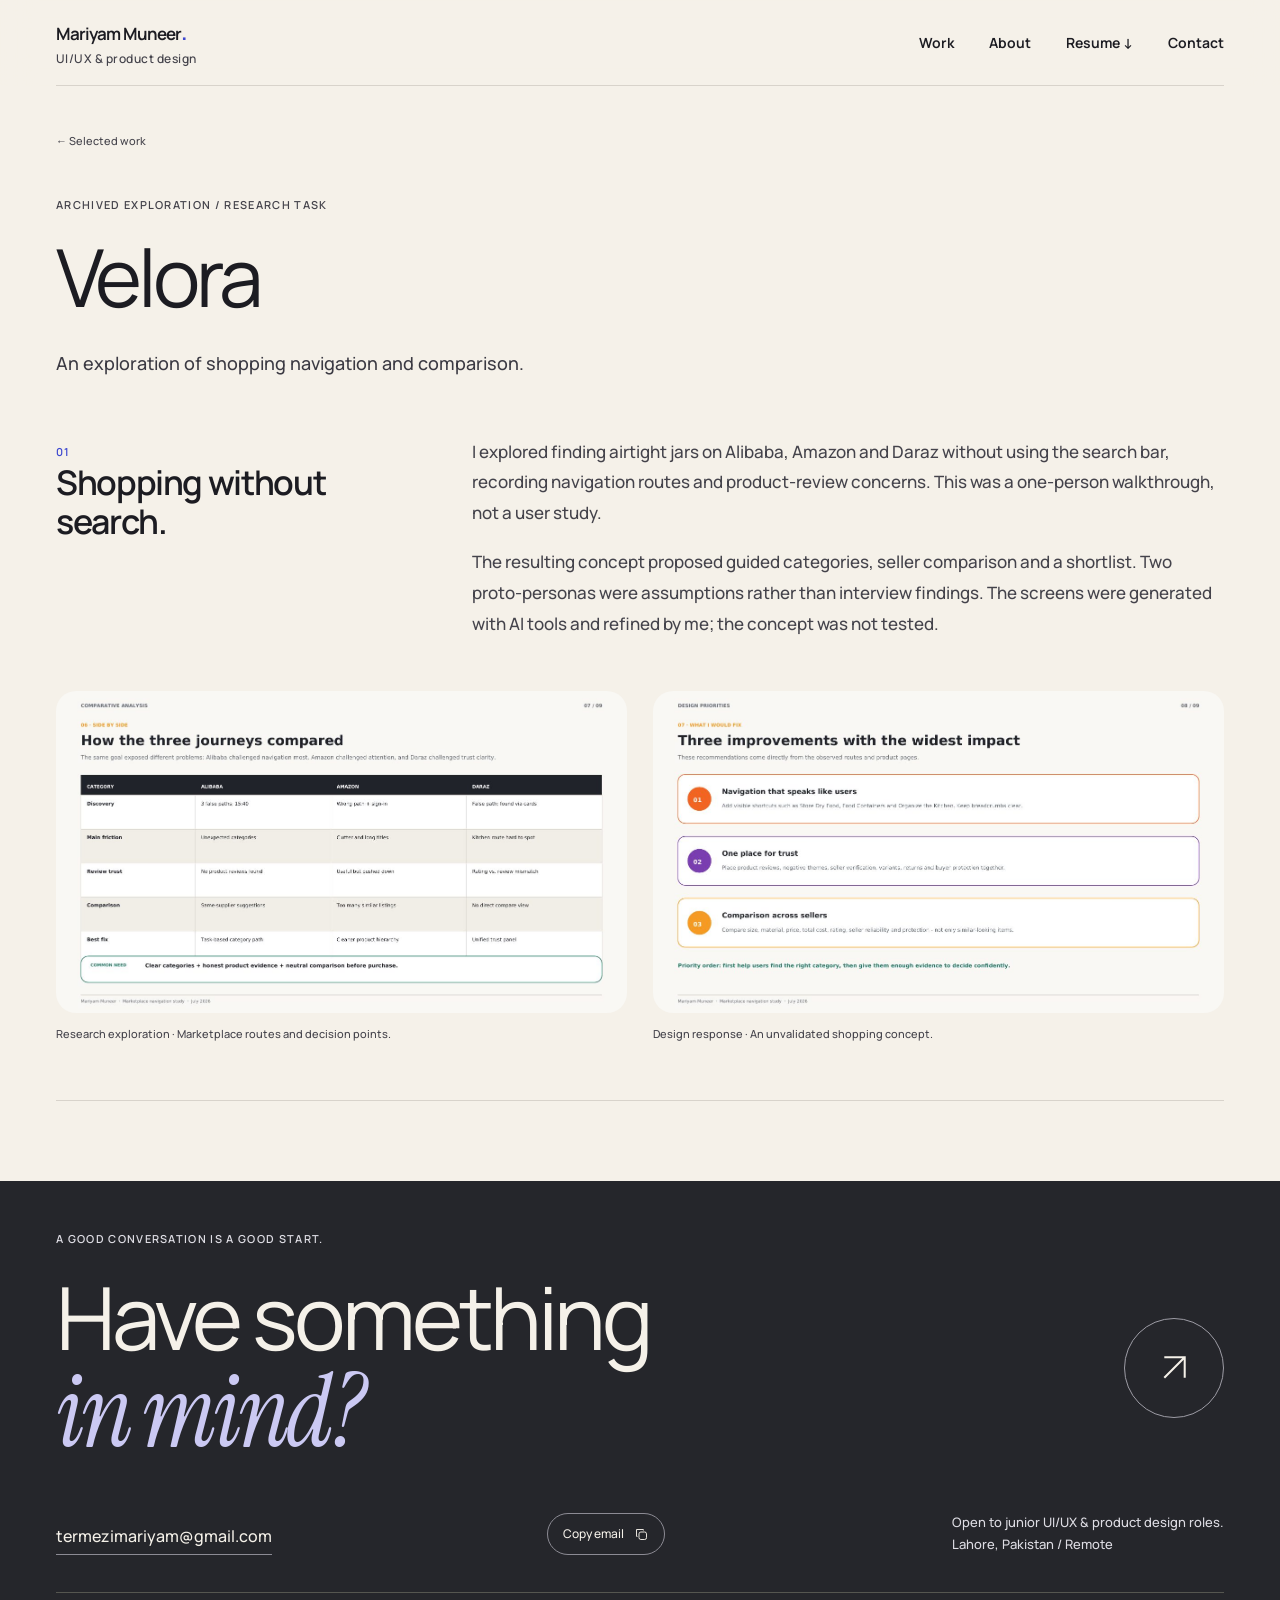
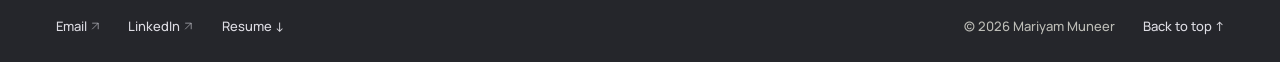
<file: velora.html>
<!doctype html>
<html lang="en" id="top">
  <head>
    <meta charset="utf-8" />
    <meta name="viewport" content="width=device-width,initial-scale=1" />
    <title>Velora — Archived Exploration | Mariyam Muneer</title>
    <meta
      name="description"
      content="An archived navigation and comparison exploration; not part of the featured portfolio."
    />
    <meta name="theme-color" content="#f5f1e9" />
    <meta
      property="og:title"
      content="Velora — Archived Exploration | Mariyam Muneer"
    />
    <meta
      property="og:description"
      content="An archived navigation and comparison exploration; not part of the featured portfolio."
    />
    <meta property="og:type" content="website" />
    <link rel="icon" href="assets/favicon.svg" type="image/svg+xml" />
    <link rel="stylesheet" href="style.css" />
    <link rel="stylesheet" href="creative.css" />
  </head>
  <body class="case-page">
    <a class="skip-link" href="#main">Skip to content</a>
    <header class="site-header">
      <div class="shell header-inner">
        <a class="wordmark" href="index.html" aria-label="Mariyam Muneer — home"
          >Mariyam Muneer<span>UI/UX & product design</span></a
        >
        <nav class="desktop-nav" aria-label="Main navigation">
          <a href="index.html#work">Work</a><a href="index.html#about">About</a
          ><a href="assets/Mariyam_Muneer_UIUX_CV.pdf" download
            >Resume <span aria-hidden="true">↓</span></a
          ><a href="index.html#contact">Contact</a>
        </nav>
        <button
          class="menu-toggle"
          type="button"
          aria-haspopup="dialog"
          aria-controls="mobile-menu"
          aria-expanded="false"
        >
          <span>Menu</span
          ><span class="menu-bars" aria-hidden="true"><i></i><i></i></span>
        </button>
      </div>
    </header>
    <dialog
      id="mobile-menu"
      class="mobile-menu"
      aria-labelledby="mobile-menu-title"
    >
      <div class="mobile-menu-top">
        <p id="mobile-menu-title" class="eyebrow">Find your way</p>
        <button class="menu-close" type="button" aria-label="Close navigation">
          Close <span aria-hidden="true">×</span>
        </button>
      </div>
      <nav aria-label="Mobile navigation">
        <a href="index.html#work"><span>01</span>Work</a
        ><a href="index.html#about"><span>02</span>About</a
        ><a href="assets/Mariyam_Muneer_UIUX_CV.pdf" download
          ><span>03</span>Resume</a
        ><a href="index.html#contact"><span>04</span>Contact</a>
      </nav>
      <p class="mobile-menu-note">Mariyam Muneer / Lahore, Pakistan</p>
    </dialog>
    <main id="main">
      <div class="shell exploration">
        <a class="back-link" href="index.html#work">← Selected work</a>
        <p class="eyebrow">Archived exploration / Research task</p>
        <h1>Velora</h1>
        <p class="case-deck">
          An exploration of shopping navigation and comparison.
        </p>
        <section class="story-section" id="study">
          <div class="section-title">
            <span class="eyebrow">01</span>
            <h2>Shopping without search.</h2>
          </div>
          <div class="story-copy">
            <p>
              I explored finding airtight jars on Alibaba, Amazon and Daraz
              without using the search bar, recording navigation routes and
              product-review concerns. This was a one-person walkthrough, not a
              user study.
            </p>
            <p>
              The resulting concept proposed guided categories, seller
              comparison and a shortlist. Two proto-personas were assumptions
              rather than interview findings. The screens were generated with AI
              tools and refined by me; the concept was not tested.
            </p>
          </div>
          <div class="image-grid">
            <figure class="">
              <a
                class="zoom-image"
                href="assets/vel/r7-7.jpg"
                data-zoom
                aria-label="Expand image: Velora marketplace navigation analysis"
                ><img
                  src="assets/vel/r7-7.jpg"
                  alt="Velora marketplace navigation analysis"
                  class=""
                  loading="lazy"
                  decoding="async" /><span class="image-hint" aria-hidden="true"
                  >View full image
                  <svg
                    class="arrow-icon"
                    viewBox="0 0 24 24"
                    fill="none"
                    aria-hidden="true"
                    focusable="false"
                  >
                    <path
                      d="M5 19 19 5M5 5h14v14"
                      stroke="currentColor"
                      stroke-width="1.3"
                    /></svg></span
              ></a>
              <figcaption>
                Research exploration · Marketplace routes and decision points.
              </figcaption>
            </figure>
            <figure class="">
              <a
                class="zoom-image"
                href="assets/vel/r8-8.jpg"
                data-zoom
                aria-label="Expand image: Velora concept design"
                ><img
                  src="assets/vel/r8-8.jpg"
                  alt="Velora concept design"
                  class=""
                  loading="lazy"
                  decoding="async" /><span class="image-hint" aria-hidden="true"
                  >View full image
                  <svg
                    class="arrow-icon"
                    viewBox="0 0 24 24"
                    fill="none"
                    aria-hidden="true"
                    focusable="false"
                  >
                    <path
                      d="M5 19 19 5M5 5h14v14"
                      stroke="currentColor"
                      stroke-width="1.3"
                    /></svg></span
              ></a>
              <figcaption>
                Design response · An unvalidated shopping concept.
              </figcaption>
            </figure>
          </div>
        </section>
      </div>
    </main>
    <footer id="contact" class="site-footer">
      <div class="shell">
        <div class="footer-top">
          <p class="eyebrow">A good conversation is a good start.</p>
          <div class="creative-footer-title">
            <h2>Have something<br /><em>in mind?</em></h2>
            <a
              class="contact-orbit"
              href="mailto:termezimariyam@gmail.com"
              aria-label="Email Mariyam"
              ><svg
                class="arrow-icon"
                viewBox="0 0 24 24"
                fill="none"
                aria-hidden="true"
                focusable="false"
              >
                <path
                  d="M5 19 19 5M5 5h14v14"
                  stroke="currentColor"
                  stroke-width="1.4"
                /></svg
            ></a>
          </div>
          <div class="footer-invitation">
            <div class="email-tools">
              <button
                class="copy-email"
                type="button"
                hidden
                data-copy-email="termezimariyam@gmail.com"
              >
                Copy email
                <svg viewBox="0 0 24 24" aria-hidden="true" fill="none">
                  <rect
                    x="8"
                    y="8"
                    width="12"
                    height="12"
                    rx="3"
                    stroke="currentColor"
                    stroke-width="1.5"
                  />
                  <path
                    d="M15 5V4H4v11h1"
                    stroke="currentColor"
                    stroke-width="1.5"
                    stroke-linecap="round"
                  />
                </svg></button
              ><span
                class="copy-status"
                role="status"
                aria-live="polite"
              ></span>
            </div>
            <a href="mailto:termezimariyam@gmail.com"
              >termezimariyam@gmail.com</a
            >
            <p>
              Open to junior UI/UX & product design roles.<br /> Lahore, Pakistan
              / Remote
            </p>
          </div>
        </div>
        <div class="footer-bottom">
          <a href="mailto:termezimariyam@gmail.com"
            >Email
            <svg
              class="arrow-icon"
              viewBox="0 0 24 24"
              fill="none"
              aria-hidden="true"
              focusable="false"
            >
              <path
                d="M5 19 19 5M5 5h14v14"
                stroke="currentColor"
                stroke-width="1.3"
              /></svg></a
          ><a
            href="https://www.linkedin.com/in/mariyam-muneer-9874321bb"
            rel="noopener noreferrer"
            >LinkedIn
            <svg
              class="arrow-icon"
              viewBox="0 0 24 24"
              fill="none"
              aria-hidden="true"
              focusable="false"
            >
              <path
                d="M5 19 19 5M5 5h14v14"
                stroke="currentColor"
                stroke-width="1.3"
              /></svg></a
          ><a href="assets/Mariyam_Muneer_UIUX_CV.pdf" download>Resume ↓</a
          ><span class="copyright">© 2026 Mariyam Muneer</span
          ><a href="#top">Back to top ↑</a>
        </div>
      </div>
    </footer>
    <dialog class="image-dialog" aria-label="Expanded project image">
      <button type="button" class="dialog-close">
        Close <span aria-hidden="true">×</span></button
      ><img alt="" />
      <p></p>
    </dialog>
    <script src="site.js" defer></script>
  </body>
</html>
</file>
<file: style.css>
:root {
  --paper: #f5f4f0;
  --ink: #242423;
  --secondary: #62615d;
  --line: #d3d2cc;
  --soft: #eae9e4;
  --dark: #242524;
  --white: #fff;
  --serif: Georgia, "Times New Roman", serif;
  --sans: Arial, Helvetica, sans-serif;
  --ease: cubic-bezier(0.2, 0.65, 0.3, 1);
}
* {
  box-sizing: border-box;
}
html {
  scroll-behavior: smooth;
  scroll-padding-top: 104px;
}
body {
  margin: 0;
  background: var(--paper);
  color: var(--ink);
  font: 16px/1.65 var(--sans);
  -webkit-font-smoothing: antialiased;
}
h1,
h2,
h3,
p,
figure {
  margin: 0;
}
h1,
h2,
h3 {
  font-weight: 400;
  line-height: 1.08;
  letter-spacing: -0.05em;
}
a {
  color: inherit;
  text-underline-offset: 5px;
  text-decoration-thickness: 1px;
}
a:hover {
  text-decoration-color: var(--secondary);
}
img,
video {
  max-width: 100%;
  display: block;
}
button {
  font: inherit;
}
button,
a {
  -webkit-tap-highlight-color: transparent;
}
a:focus-visible,
button:focus-visible,
summary:focus-visible {
  outline: 2px solid var(--ink);
  outline-offset: 6px;
}
::selection {
  background: #cecec6;
}
.shell {
  width: min(1280px, calc(100% - 112px));
  margin-inline: auto;
}
.eyebrow {
  font-size: 11px;
  font-weight: 400;
  line-height: 1.5;
  letter-spacing: 0.12em;
  text-transform: uppercase;
  color: var(--secondary);
}
.skip-link {
  position: fixed;
  top: 12px;
  left: 16px;
  transform: translateY(-150%);
  background: var(--ink);
  color: var(--paper);
  z-index: 100;
  padding: 12px 18px;
}
.skip-link:focus {
  transform: none;
}
.site-header {
  position: sticky;
  top: 0;
  z-index: 20;
  background: rgb(245 244 240 / 0.96);
  border-bottom: 1px solid var(--line);
  backdrop-filter: blur(16px);
}
.header-inner {
  display: flex;
  justify-content: space-between;
  align-items: center;
  min-height: 88px;
  gap: 24px;
}
.wordmark {
  text-decoration: none;
  font-size: 17px;
  letter-spacing: -0.035em;
  line-height: 1.4;
}
.wordmark span {
  display: block;
  font-size: 10px;
  letter-spacing: 0.025em;
  color: var(--secondary);
}
.site-header nav {
  display: flex;
  gap: 35px;
}
.site-header nav a {
  font-size: 12px;
  text-decoration: none;
  position: relative;
  padding: 10px 0;
}
.site-header nav a:after {
  content: "";
  position: absolute;
  left: 0;
  bottom: 4px;
  width: 100%;
  height: 1px;
  background: var(--ink);
  transform: scaleX(0);
  transform-origin: left;
  transition: transform 0.25s var(--ease);
}
.site-header nav a:hover:after,
.site-header nav a[aria-current]:after {
  transform: scaleX(1);
}
.home-hero {
  padding: 62px 0 66px;
  position: relative;
}
.hero-kicker {
  display: flex;
  justify-content: space-between;
  align-items: center;
  gap: 24px;
  margin-bottom: 39px;
}
.availability {
  font-size: 11px;
  color: var(--secondary);
  display: flex;
  align-items: center;
  gap: 8px;
}
.availability span {
  width: 5px;
  height: 5px;
  background: var(--ink);
  border-radius: 50%;
}
.home-hero h1 {
  font-size: clamp(78px, 8.6vw, 126px);
  line-height: 0.99;
  letter-spacing: -0.075em;
  max-width: 1000px;
}
.home-hero h1 em {
  font-family: var(--serif);
  font-weight: 400;
  letter-spacing: -0.065em;
}
.hero-bottom {
  display: flex;
  justify-content: space-between;
  align-items: end;
  gap: 40px;
  margin-top: 42px;
  padding-right: 3px;
}
.hero-bottom > p {
  font-size: 15px;
  color: var(--secondary);
  max-width: 490px;
}
.text-link {
  display: inline-flex;
  align-items: center;
  gap: 28px;
  font-size: 13px;
  text-decoration: none;
  padding: 7px 0;
  border-bottom: 1px solid var(--ink);
  transition: gap 0.25s var(--ease);
}
.text-link:hover {
  gap: 40px;
}
.hero-side {
  position: absolute;
  right: 0;
  top: 270px;
  font-size: 10px;
  text-transform: uppercase;
  letter-spacing: 0.16em;
  writing-mode: vertical-rl;
  color: var(--secondary);
}
.section-heading {
  display: flex;
  justify-content: space-between;
  align-items: baseline;
  gap: 25px;
  padding: 25px 0 38px;
  border-top: 1px solid var(--ink);
}
.section-heading h2 {
  font-size: 29px;
  letter-spacing: -0.04em;
}
.section-heading > p {
  font-size: 12px;
  color: var(--secondary);
}
.work-count {
  font-size: 12px;
  color: var(--secondary);
  letter-spacing: 0;
  vertical-align: middle;
  margin-left: 12px;
}
.project {
  padding-bottom: 68px;
}
.project-preview {
  display: block;
  background: var(--soft);
  position: relative;
  overflow: hidden;
  isolation: isolate;
  text-decoration: none;
  aspect-ratio: 1.95;
}
.preview-inner {
  width: 100%;
  height: 100%;
  position: relative;
  transition: transform 0.7s var(--ease);
}
.project-preview:hover .preview-inner {
  transform: scale(1.025);
}
.project-preview.academy,
.case-cover.academy {
  background: #dedfdd;
}
.project-preview.market,
.case-cover.market {
  background: #252826;
}
.project-preview.movement,
.case-cover.movement {
  background: #e5e3df;
}
.preview-inner img {
  position: absolute;
  object-fit: contain;
  box-shadow: 0 12px 35px #0002;
}
.academy .primary-screen {
  width: 72%;
  left: 9%;
  top: 14%;
  border: 7px solid #292b2c;
  border-radius: 8px;
}
.academy .secondary-screen {
  width: 16%;
  right: 9%;
  bottom: 7%;
  border: 5px solid #292b2c;
  border-radius: 18px;
}
.market .preview-inner img {
  height: 79%;
  width: auto;
  border: 5px solid #1b1d1b;
  border-radius: 14px;
}
.market .primary-screen {
  left: 50%;
  top: 10%;
  transform: translateX(-50%);
  z-index: 2;
}
.market .support-screen {
  left: 22%;
  top: 22%;
  transform: rotate(-7deg);
}
.market .secondary-screen {
  right: 22%;
  top: 19%;
  transform: rotate(7deg);
}
.movement .primary-screen {
  width: 61%;
  left: 8%;
  top: 10%;
  border: 6px solid #2c2d2c;
  border-radius: 8px;
}
.movement .secondary-screen {
  width: 45%;
  right: 7%;
  bottom: 10%;
  border: 5px solid #2c2d2c;
  border-radius: 6px;
}
.preview-action {
  position: absolute;
  right: 23px;
  bottom: 23px;
  background: var(--paper);
  color: var(--ink);
  padding: 11px 16px;
  font-size: 11px;
  transform: translateY(65px);
  transition: transform 0.35s var(--ease);
}
.project-preview:hover .preview-action,
.project-preview:focus-visible .preview-action {
  transform: translateY(0);
}
.project-info {
  display: grid;
  grid-template-columns: 40px 1fr 1fr 30px;
  gap: 20px;
  padding: 23px 0 0;
}
.project-number {
  font-size: 11px;
  color: var(--secondary);
  padding-top: 3px;
}
.project-info .eyebrow {
  font-size: 10px;
  margin-bottom: 9px;
}
.project-info h3 {
  font-size: 34px;
  letter-spacing: -0.04em;
}
.project-info h3 a {
  text-decoration: none;
}
.project-description > p:first-child {
  font-size: 14px;
  max-width: 390px;
  color: var(--secondary);
}
.project-disciplines {
  font-size: 10px;
  color: var(--secondary);
  margin-top: 13px;
}
.project-arrow {
  text-decoration: none;
  font-size: 28px;
  align-self: start;
  line-height: 1.2;
  transition: transform 0.25s var(--ease);
}
.project-arrow:hover {
  transform: translate(3px, -3px);
}
.about-section {
  padding-top: 20px;
  padding-bottom: 110px;
}
.about-layout {
  display: grid;
  grid-template-columns: 0.9fr 1.1fr;
  gap: 12%;
  align-items: center;
}
.about-portrait img {
  width: 100%;
  height: auto;
  aspect-ratio: auto;
  object-fit: contain;
  object-position: center;
  filter: none;
}
figcaption {
  font-size: 11px;
  line-height: 1.6;
  color: var(--secondary);
  margin-top: 12px;
}
.about-copy h3 {
  font-size: 46px;
  line-height: 1.1;
  margin-bottom: 30px;
}
.about-copy h3 em {
  font-family: var(--serif);
}
.about-copy > p {
  font-size: 15px;
  color: var(--secondary);
  margin-bottom: 18px;
  max-width: 500px;
}
.about-details {
  display: grid;
  grid-template-columns: 1fr 1fr;
  gap: 20px;
  margin-top: 28px;
  padding-top: 23px;
  border-top: 1px solid var(--line);
  margin-bottom: 24px;
}
.about-details p {
  font-size: 12px;
  color: var(--secondary);
  margin-top: 8px;
}
.site-footer {
  background: var(--dark);
  color: var(--paper);
  padding: 65px 0 24px;
}
.site-footer .eyebrow {
  color: #c0c0b9;
}
.footer-top {
  padding-bottom: 62px;
}
.footer-top h2 {
  font-size: clamp(54px, 6.6vw, 92px);
  letter-spacing: -0.06em;
  line-height: 1.1;
  margin-top: 28px;
}
.footer-top h2 a {
  text-decoration: none;
}
.footer-top h2 a span {
  display: inline-block;
  transition: transform 0.3s var(--ease);
}
.footer-top h2 a:hover span {
  transform: translate(5px, -5px);
}
.footer-note {
  color: #bdbdb7;
  font-size: 12px;
  margin-top: 28px;
}
.footer-bottom {
  display: flex;
  gap: 28px;
  align-items: center;
  border-top: 1px solid #555650;
  padding-top: 23px;
  font-size: 11px;
  color: #d2d2cc;
}
.footer-bottom a {
  text-decoration: none;
}
.copyright {
  margin-left: auto;
  color: #bdbdb7;
}
.site-footer a:focus-visible {
  outline-color: var(--paper);
}
.back-link {
  font-size: 11px;
  color: var(--secondary);
  text-decoration: none;
  display: inline-block;
  margin-bottom: 47px;
}
.case-intro {
  padding: 34px 0 0;
}
.case-intro > .eyebrow {
  margin-bottom: 22px;
}
.case-intro h1 {
  font-size: clamp(52px, 6.3vw, 88px);
  max-width: 1100px;
  letter-spacing: -0.065em;
}
.case-deck {
  font-size: 18px;
  color: var(--secondary);
  max-width: 690px;
  margin-top: 28px;
  line-height: 1.7;
}
.facts {
  display: grid;
  grid-template-columns: repeat(4, 1fr);
  gap: 30px;
  margin: 48px 0 34px;
  border-top: 1px solid var(--line);
  padding-top: 24px;
}
.facts dt {
  font-size: 10px;
  letter-spacing: 0.1em;
  text-transform: uppercase;
  color: var(--secondary);
  margin-bottom: 10px;
}
.facts dd {
  margin: 0;
  font-size: 13px;
}
.case-cover {
  aspect-ratio: 2.05;
  position: relative;
  overflow: hidden;
}
.case-cover > .preview-inner {
  height: 100%;
}
.case-cover > p {
  position: absolute;
  bottom: 16px;
  left: 20px;
  font-size: 9px;
  letter-spacing: 0.12em;
  text-transform: uppercase;
  color: var(--secondary);
}
.case-cover.market > p {
  color: #c4c6c1;
}
.case-cover .market {
  height: 100%;
}
.story-nav {
  margin-top: 40px;
  border-bottom: 1px solid var(--line);
  border-top: 1px solid var(--line);
}
.story-nav nav {
  display: flex;
  gap: 30px;
  flex-wrap: wrap;
  padding-block: 20px;
}
.story-nav a {
  font-size: 11px;
  text-decoration: none;
  color: var(--secondary);
}
.story-nav a:hover {
  text-decoration: underline;
  color: var(--ink);
}
.story {
  padding-top: 20px;
}
.story-section {
  display: grid;
  grid-template-columns: 1fr 2fr;
  gap: 40px;
  padding: 58px 0;
  border-bottom: 1px solid var(--line);
}
.section-title .eyebrow {
  margin-bottom: 19px;
}
.section-title h2 {
  font-size: 34px;
  line-height: 1.15;
  letter-spacing: -0.04em;
  max-width: 310px;
}
.story-copy {
  max-width: 745px;
}
.story-copy > p {
  font-size: 15px;
  color: var(--secondary);
  margin-bottom: 19px;
}
.story-copy > p:last-child {
  margin-bottom: 0;
}
.story-copy .lead {
  font-size: 22px;
  line-height: 1.5;
  color: var(--ink);
  letter-spacing: -0.025em;
}
.story-copy h3 {
  font-size: 20px;
  letter-spacing: -0.025em;
  line-height: 1.3;
  margin-bottom: 10px;
}
.contribution {
  border-left: 1px solid var(--ink);
  padding-left: 26px;
  margin-bottom: 27px;
}
.contribution p,
.decision-list p,
.decision-block p {
  font-size: 14px;
  color: var(--secondary);
  margin-bottom: 23px;
}
.decision-list {
  padding: 0;
  list-style: none;
  counter-reset: decisions;
  margin: 28px 0 0;
}
.decision-list li {
  counter-increment: decisions;
  position: relative;
  padding-left: 35px;
  margin-bottom: 25px;
}
.decision-list li:before {
  content: "0" counter(decisions);
  position: absolute;
  left: 0;
  top: 4px;
  font-size: 10px;
  color: var(--secondary);
}
.decision-list li:last-child p {
  margin-bottom: 0;
}
.image-grid {
  grid-column: 1/-1;
  display: grid;
  grid-template-columns: 1fr 1fr;
  gap: 26px;
  margin-top: 12px;
  align-items: start;
}
.image-grid.three {
  grid-template-columns: repeat(3, 1fr);
}
.image-grid figure {
  min-width: 0;
}
.zoom-image {
  display: block;
  position: relative;
  overflow: hidden;
  background: #e7e6e0;
}
.zoom-image > img {
  width: 100%;
  height: auto;
  transition: transform 0.5s var(--ease);
}
.zoom-image:hover > img {
  transform: scale(1.015);
}
.image-hint {
  position: absolute;
  right: 10px;
  bottom: 10px;
  font-size: 10px;
  padding: 5px 9px;
  background: var(--paper);
  opacity: 0;
  transition: opacity 0.2s;
}
.zoom-image:hover .image-hint,
.zoom-image:focus-visible .image-hint {
  opacity: 1;
}
.phone-gallery .zoom-image {
  padding: 30px;
  background: #e5e5df;
}
.phone-gallery img {
  max-height: 590px;
  width: auto;
  margin: auto;
  object-fit: contain;
}
.phone-gallery.before-after {
  max-width: 880px;
  margin-inline: auto;
  width: 100%;
}
.before-after .zoom-image {
  height: 640px;
  display: flex;
  align-items: center;
}
.before-after .zoom-image > img {
  height: 100%;
  max-height: 580px;
  object-fit: contain;
  width: 100%;
}
.video-figure {
  grid-column: 1/-1;
  margin-top: 15px;
}
.video-figure video {
  width: 100%;
  max-height: 640px;
  background: #e8e7e2;
}
.video-grid {
  display: grid;
  grid-template-columns: 1fr 1fr;
  gap: 25px;
  grid-column: 1/-1;
}
.video-grid video {
  height: 550px;
  object-fit: contain;
  background: #e8e7e2;
}
.findings {
  display: grid;
  grid-template-columns: 1fr 1fr;
  gap: 26px;
  margin: 28px 0;
}
.findings > div {
  border-top: 1px solid var(--line);
  padding-top: 18px;
}
.findings strong {
  font-size: 37px;
  font-weight: 400;
  letter-spacing: -0.045em;
  line-height: 1.2;
  display: block;
  margin-bottom: 15px;
}
.findings h3 {
  font-size: 17px;
  margin-bottom: 10px;
}
.findings p {
  font-size: 12px;
  color: var(--secondary);
  line-height: 1.7;
}
.decision-block {
  margin-bottom: 30px;
}
.decision-block:last-child {
  margin-bottom: 0;
}
.journey {
  display: flex;
  flex-wrap: wrap;
  grid-column: 1/-1;
  gap: 12px;
  border-block: 1px solid var(--line);
  padding: 20px 0;
}
.journey span {
  font-size: 12px;
}
.journey span:not(:last-child):after {
  content: "→";
  margin-left: 12px;
  color: var(--secondary);
}
.plain-list {
  padding-left: 20px;
  margin: 23px 0;
}
.plain-list li {
  font-size: 14px;
  color: var(--secondary);
  padding-left: 5px;
  margin-bottom: 12px;
}
.plain-list b {
  color: var(--ink);
  font-weight: 400;
}
.story-copy .reflection {
  font-family: var(--serif);
  font-size: 22px;
  line-height: 1.5;
  color: var(--ink);
  border-top: 1px solid var(--line);
  padding-top: 24px;
  margin-top: 28px;
}
.research-details {
  grid-column: 1/-1;
  border-block: 1px solid var(--line);
  padding: 20px 0;
  margin-top: 12px;
}
.research-details summary {
  font-size: 13px;
  cursor: pointer;
}
.research-details > figure {
  max-width: 900px;
  margin: 30px auto 0;
}
.table-scroll {
  overflow: auto;
  margin-top: 25px;
}
table {
  width: 100%;
  border-collapse: collapse;
  min-width: 600px;
  font-size: 12px;
}
caption {
  text-align: left;
  font-size: 11px;
  color: var(--secondary);
  margin-bottom: 15px;
}
td,
th {
  text-align: left;
  padding: 15px;
  border-bottom: 1px solid var(--line);
  vertical-align: top;
  font-weight: 400;
}
th {
  color: var(--ink);
}
td {
  color: var(--secondary);
}
.next-project {
  padding: 65px 0 75px;
}
.next-project a {
  display: flex;
  justify-content: space-between;
  align-items: center;
  text-decoration: none;
  margin: 18px 0;
}
.next-project h2 {
  font-size: clamp(42px, 6vw, 78px);
}
.next-project a > span {
  font-size: 60px;
  line-height: 1;
}
.next-project p:last-child {
  font-size: 13px;
  color: var(--secondary);
}
.exploration {
  padding: 40px 0 80px;
}
.exploration > h1 {
  font-size: 80px;
  margin-top: 20px;
}
.image-dialog {
  max-width: min(1100px, 95vw);
  max-height: 95vh;
  width: max-content;
  border: 0;
  padding: 55px 20px 20px;
  background: var(--paper);
  color: var(--ink);
}
.image-dialog::backdrop {
  background: #171817de;
  backdrop-filter: blur(5px);
}
.image-dialog > img {
  max-height: 75vh;
  width: auto;
  max-width: 100%;
  object-fit: contain;
  margin: auto;
}
.image-dialog > p {
  font-size: 12px;
  margin-top: 13px;
}
.dialog-close {
  position: absolute;
  right: 20px;
  top: 14px;
  border: 0;
  border-bottom: 1px solid var(--ink);
  background: transparent;
  padding: 4px 0;
  color: var(--ink);
  cursor: pointer;
  font-size: 12px;
}
.dialog-close span {
  margin-left: 12px;
}
body:has(.image-dialog[open]) {
  overflow: hidden;
}
.reveal-ready {
  opacity: 0;
  transform: translateY(25px);
  transition:
    opacity 0.65s var(--ease),
    transform 0.65s var(--ease);
}
.reveal-ready.is-visible {
  opacity: 1;
  transform: none;
}
@media (hover: none) {
  .preview-action {
    transform: none;
  }
  .image-hint {
    opacity: 1;
  }
}
@media (min-width: 1600px) {
  .home-hero h1 {
    font-size: 136px;
  }
  .home-hero {
    padding-top: 75px;
    padding-bottom: 85px;
  }
}
@media (max-width: 1000px) {
  .shell {
    width: calc(100% - 64px);
  }
  .hero-side {
    display: none;
  }
  .home-hero h1 {
    font-size: clamp(74px, 10vw, 112px);
  }
  .home-hero {
    padding-top: 48px;
  }
  .project-info {
    grid-template-columns: 30px 1fr 1fr 24px;
    gap: 15px;
  }
  .project-info h3 {
    font-size: 29px;
  }
  .project-description > p:first-child {
    font-size: 13px;
  }
  .about-layout {
    gap: 8%;
  }
  .about-copy h3 {
    font-size: 36px;
  }
  .story-section {
    grid-template-columns: 1fr 1.75fr;
    gap: 30px;
  }
  .section-title h2 {
    font-size: 29px;
  }
  .before-after .zoom-image {
    height: 550px;
  }
  .phone-gallery .zoom-image {
    padding: 20px;
  }
  .market .support-screen {
    left: 19%;
  }
  .market .secondary-screen {
    right: 19%;
  }
}
@media (max-width: 700px) {
  html {
    scroll-padding-top: 100px;
  }
  .shell {
    width: calc(100% - 40px);
  }
  .header-inner {
    min-height: 83px;
    gap: 15px;
    align-items: center;
  }
  .wordmark {
    font-size: 14px;
    min-width: 112px;
  }
  .wordmark span {
    font-size: 9px;
    max-width: 95px;
  }
  .site-header nav {
    gap: 15px;
    flex-wrap: wrap;
    justify-content: end;
    max-width: 230px;
  }
  .site-header nav a {
    font-size: 11px;
    padding: 4px 0;
  }
  .home-hero {
    padding: 33px 0 45px;
  }
  .hero-kicker {
    align-items: start;
    flex-direction: column;
    gap: 13px;
    margin-bottom: 30px;
  }
  .hero-kicker .eyebrow {
    font-size: 9px;
  }
  .availability {
    font-size: 10px;
  }
  .home-hero h1 {
    font-size: clamp(62px, 13.4vw, 92px);
    line-height: 1.02;
    letter-spacing: -0.065em;
  }
  .hero-bottom {
    align-items: start;
    flex-direction: column;
    gap: 22px;
    margin-top: 28px;
  }
  .hero-bottom > p {
    font-size: 13px;
    line-height: 1.8;
  }
  .hero-bottom .text-link {
    font-size: 12px;
  }
  .section-heading {
    padding: 22px 0 25px;
    gap: 15px;
  }
  .section-heading h2 {
    font-size: 25px;
  }
  .section-heading > p {
    font-size: 10px;
    max-width: 120px;
  }
  .work-count {
    font-size: 10px;
    margin-left: 4px;
  }
  .project-preview {
    aspect-ratio: 1.34;
  }
  .academy .primary-screen {
    width: 87%;
    left: 4%;
    top: 16%;
    border-width: 4px;
    border-radius: 5px;
  }
  .academy .secondary-screen {
    width: 22%;
    right: 5%;
    bottom: 11%;
    border-width: 3px;
    border-radius: 12px;
  }
  .market .preview-inner img {
    height: 74%;
    border-width: 3px;
    border-radius: 10px;
  }
  .market .primary-screen {
    top: 13%;
  }
  .market .support-screen {
    left: 9%;
    top: 22%;
  }
  .market .secondary-screen {
    right: 9%;
    top: 21%;
  }
  .movement .primary-screen {
    width: 88%;
    left: 5%;
    top: 10%;
    border-width: 4px;
  }
  .movement .secondary-screen {
    width: 65%;
    right: 5%;
    bottom: 13%;
    border-width: 3px;
  }
  .preview-action {
    right: 12px;
    bottom: 12px;
    font-size: 9px;
    padding: 8px 11px;
    transform: none;
  }
  .project {
    padding-bottom: 45px;
  }
  .project-info {
    grid-template-columns: 23px 1fr 24px;
    gap: 12px;
    padding-top: 18px;
  }
  .project-info .eyebrow {
    font-size: 9px;
  }
  .project-info h3 {
    font-size: 29px;
  }
  .project-description {
    grid-column: 2;
    grid-row: 2;
  }
  .project-description > p:first-child {
    font-size: 13px;
    max-width: 340px;
  }
  .project-disciplines {
    font-size: 9px;
    margin-top: 10px;
  }
  .project-arrow {
    grid-row: 1;
    grid-column: 3;
    font-size: 25px;
  }
  .project-number {
    font-size: 10px;
  }
  .about-section {
    padding: 10px 0 65px;
  }
  .about-layout {
    grid-template-columns: 1fr;
    gap: 32px;
  }
  .about-portrait {
    max-width: 440px;
  }
  .about-copy h3 {
    font-size: 37px;
  }
  .about-copy > p {
    font-size: 14px;
  }
  .about-details {
    gap: 22px;
  }
  .about-details .eyebrow {
    font-size: 9px;
  }
  .about-details p {
    font-size: 11px;
  }
  .site-footer {
    padding: 45px 0 24px;
  }
  .footer-top {
    padding-bottom: 38px;
  }
  .footer-top h2 {
    font-size: clamp(47px, 9.9vw, 70px);
    margin-top: 24px;
  }
  .footer-top .eyebrow {
    font-size: 9px;
  }
  .footer-note {
    font-size: 11px;
  }
  .footer-bottom {
    gap: 20px;
    flex-wrap: wrap;
    font-size: 10px;
  }
  .copyright {
    order: 4;
    margin-left: 0;
    flex-basis: 65%;
    font-size: 9px;
  }
  .footer-bottom > a:last-child {
    order: 5;
    margin-left: auto;
    font-size: 9px;
  }
  .case-intro {
    padding-top: 25px;
  }
  .back-link {
    margin-bottom: 30px;
  }
  .case-intro > .eyebrow {
    font-size: 9px;
  }
  .case-intro h1 {
    font-size: clamp(43px, 8.9vw, 64px);
  }
  .case-deck {
    font-size: 16px;
    margin-top: 22px;
  }
  .facts {
    grid-template-columns: 1fr 1fr;
    gap: 24px 20px;
    margin-top: 30px;
  }
  .facts dt {
    font-size: 9px;
  }
  .facts dd {
    font-size: 12px;
  }
  .case-cover {
    aspect-ratio: 1.34;
  }
  .case-cover > p {
    font-size: 8px;
    left: 12px;
    bottom: 12px;
    letter-spacing: 0.06em;
  }
  .story-nav {
    margin-top: 26px;
  }
  .story-nav nav {
    gap: 14px 22px;
    padding-block: 18px;
  }
  .story-nav a {
    font-size: 10px;
  }
  .story {
    padding-top: 0;
  }
  .story-section {
    grid-template-columns: 1fr;
    gap: 25px;
    padding: 38px 0;
  }
  .section-title .eyebrow {
    margin-bottom: 12px;
  }
  .section-title h2 {
    font-size: 33px;
    max-width: 100%;
  }
  .section-title h2 br {
    display: none;
  }
  .story-copy > p {
    font-size: 14px;
  }
  .story-copy .lead {
    font-size: 21px;
  }
  .contribution p,
  .decision-list p,
  .decision-block p {
    font-size: 13px;
  }
  .image-grid,
  .image-grid.three {
    grid-template-columns: 1fr;
    gap: 25px;
  }
  .phone-gallery.three {
    grid-template-columns: repeat(3, 1fr);
    gap: 10px;
  }
  .phone-gallery.three .zoom-image {
    padding: 10px;
  }
  .phone-gallery.three figcaption {
    font-size: 9px;
  }
  .phone-gallery.before-after {
    grid-template-columns: 1fr 1fr;
    gap: 12px;
  }
  .before-after .zoom-image {
    height: 370px;
    padding: 12px;
  }
  .phone-gallery .zoom-image {
    padding: 25px;
  }
  .phone-gallery img {
    max-height: 580px;
  }
  .image-hint {
    opacity: 1;
    font-size: 8px;
    bottom: 5px;
    right: 5px;
    padding: 4px 7px;
  }
  figcaption {
    font-size: 10px;
  }
  .video-grid {
    grid-template-columns: 1fr 1fr;
    gap: 12px;
  }
  .video-grid video {
    height: 370px;
  }
  .findings {
    gap: 20px;
  }
  .findings strong {
    font-size: 32px;
  }
  .findings h3 {
    font-size: 16px;
  }
  .findings p {
    font-size: 11px;
  }
  .plain-list li {
    font-size: 13px;
  }
  .story-copy .reflection {
    font-size: 21px;
  }
  .next-project {
    padding: 45px 0 50px;
  }
  .next-project h2 {
    font-size: 45px;
  }
  .next-project a > span {
    font-size: 40px;
  }
  .next-project p:last-child {
    font-size: 12px;
  }
  .exploration > h1 {
    font-size: 60px;
  }
  .research-details summary {
    font-size: 12px;
  }
  .journey {
    gap: 9px;
  }
  .journey span {
    font-size: 10px;
  }
  .journey span:not(:last-child):after {
    margin-left: 9px;
  }
  .image-dialog {
    padding-inline: 12px;
  }
}
@media (max-width: 370px) {
  .site-header nav {
    gap: 10px;
  }
  .site-header nav a {
    font-size: 10px;
  }
  .home-hero h1 {
    font-size: 58px;
  }
  .section-heading > p {
    max-width: 95px;
  }
  .case-intro h1 {
    font-size: 40px;
  }
  .phone-gallery.three {
    grid-template-columns: 1fr;
  }
  .before-after .zoom-image {
    height: 310px;
  }
  .video-grid {
    grid-template-columns: 1fr;
  }
  .video-grid video {
    height: 480px;
  }
  .about-details {
    grid-template-columns: 1fr;
  }
}
@media (prefers-reduced-motion: reduce) {
  html {
    scroll-behavior: auto;
  }
  *,
  *:before,
  *:after {
    transition: none !important;
    animation: none !important;
  }
  .reveal-ready {
    opacity: 1;
    transform: none;
  }
}

.story-section > * {
  min-width: 0;
}
.research-details {
  width: 100%;
}
.table-scroll {
  max-width: 100%;
}

.arrow-icon {
  width: 0.8em;
  height: 0.8em;
  display: inline-block;
  vertical-align: -0.02em;
  flex: none;
}
.project-arrow .arrow-icon {
  width: 0.85em;
  height: 0.85em;
}
</file>
<file: creative.css>
@font-face {
  font-family: Manrope;
  src: url("assets/fonts/manrope-latin.woff2") format("woff2");
  font-style: normal;
  font-weight: 200 800;
  font-display: swap;
}
@font-face {
  font-family: Instrument;
  src: url("assets/fonts/instrument-serif-italic.woff2") format("woff2");
  font-style: italic;
  font-weight: 400;
  font-display: swap;
}
:root {
  --paper: #f5f1e9;
  --ink: #1c1c22;
  --secondary: #44434b;
  --line: #d8d3cb;
  --soft: #ebe7de;
  --dark: #232428;
  --accent: #3d48cf;
  --sans: Manrope, Arial, sans-serif;
  --serif: Instrument, Georgia, serif;
  --ease: cubic-bezier(0.22, 1, 0.36, 1);
}
body {
  font-family: var(--sans);
}
::selection {
  background: #d4d5f4;
}
em {
  font-family: var(--serif);
  font-weight: 400;
}
.site-header {
  background: rgb(245 241 233 / 0.96);
  border-bottom: 0;
}
.header-inner {
  min-height: 86px;
  border-bottom: 1px solid var(--line);
}
.wordmark {
  font-size: 17px;
  font-weight: 650;
  letter-spacing: -0.055em;
}
.wordmark:after {
  content: ".";
  color: var(--accent);
  font-size: 22px;
}
.wordmark span {
  font-size: 12px;
  font-weight: 550;
  letter-spacing: 0.04em;
  float: right;
  clear: both;
  width: 100%;
  padding-top: 3px;
}
.site-header nav a {
  font-size: 13px;
  font-weight: 550;
}
.site-header nav a:after {
  background: var(--accent);
  height: 2px;
}
.menu-toggle {
  display: none;
}
.mobile-menu {
  display: none;
}
.creative-hero {
  padding: 28px 0 0;
}
.hero-topline {
  display: flex;
  justify-content: space-between;
  align-items: center;
  margin-bottom: 35px;
}
.hero-topline .eyebrow {
  font-size: 12px;
}
.hero-location {
  font-size: 12px;
  color: var(--secondary);
}
.hero-location span {
  font-family: Arial, sans-serif;
  margin-left: 10px;
}
.hero-composition {
  display: grid;
  grid-template-columns: 1.4fr 0.85fr;
  gap: 70px;
  align-items: center;
  position: relative;
  min-height: 520px;
  padding: 10px 0 58px;
}
.hero-greeting {
  font-size: 20px;
  letter-spacing: -0.03em;
  margin-bottom: 23px;
}
.hero-introduction h1 {
  font-size: clamp(68px, 6.4vw, 98px);
  line-height: 1.04;
  letter-spacing: -0.055em;
  font-weight: 600;
  white-space: nowrap;
}
.hero-line {
  display: block;
  overflow: hidden;
  padding-bottom: 8px;
  margin-bottom: -8px;
}
.hero-line > span {
  display: inline-block;
  position: relative;
}
.hero-line.serif-line {
  font-size: 1.57em;
  line-height: 1.1;
  letter-spacing: -0.05em;
  overflow: visible;
  color: var(--accent);
}
.hero-line em {
  display: inline-block;
  padding-right: 8px;
}
.people-stroke {
  width: 100%;
  height: 20px;
  position: absolute;
  bottom: 0;
  left: 0;
  pointer-events: none;
  transform: rotate(-2deg);
}
.hero-summary {
  font-size: 16px;
  line-height: 1.8;
  color: var(--secondary);
  margin-top: 22px;
}
.hero-actions {
  display: flex;
  align-items: center;
  gap: 25px;
  margin-top: 28px;
  flex-wrap: wrap;
}
.creative-button {
  display: inline-flex;
  align-items: center;
  justify-content: space-between;
  gap: 35px;
  background: var(--ink);
  color: var(--paper);
  border: 1px solid var(--ink);
  border-radius: 100px;
  font-size: 13px;
  text-decoration: none;
  padding: 15px 21px;
  transition:
    background 0.25s,
    transform 0.25s var(--ease),
    border-color 0.25s;
}
.creative-button:hover {
  background: var(--accent);
  border-color: var(--accent);
  transform: translateY(-3px);
}
.creative-button > span {
  font-family: Arial, sans-serif;
  font-size: 16px;
  transition: transform 0.25s;
}
.creative-button:hover > span {
  transform: translateY(3px);
}
.open-note {
  font-size: 12px;
  color: var(--secondary);
  display: flex;
  align-items: center;
  gap: 8px;
  max-width: 145px;
  line-height: 1.7;
}
.open-note > span {
  height: 5px;
  width: 5px;
  border-radius: 100%;
  background: var(--accent);
  flex: none;
}
.portrait-composition {
  position: relative;
  margin-right: 25px;
  align-self: center;
  max-width: 360px;
  justify-self: end;
  width: 100%;
}
.hero-portrait {
  position: relative;
  transform: rotate(3deg);
  padding: 0 0 14px;
  background: var(--paper);
  z-index: 1;
}
.hero-portrait:before {
  content: "";
  position: absolute;
  inset: 15px -15px -3px 15px;
  background: var(--accent);
  z-index: -1;
}
.hero-portrait img {
  width: 100%;
  height: auto;
  object-fit: contain;
  position: relative;
}
.hero-portrait figcaption {
  display: flex;
  justify-content: space-between;
  gap: 10px;
  font-size: 11px;
  color: var(--secondary);
  background: var(--paper);
  padding: 12px 12px 0;
  margin: 0;
  letter-spacing: 0.01em;
}
.hero-portrait figcaption > span:last-child {
  font-family: var(--serif);
  font-style: italic;
  font-size: 14px;
}
.portrait-index {
  position: absolute;
  right: -55px;
  top: 27%;
  font-size: 12px;
  writing-mode: vertical-rl;
  letter-spacing: 0.1em;
  color: var(--secondary);
}
.scroll-cue {
  position: absolute;
  bottom: -55px;
  left: -70px;
  display: flex;
  align-items: center;
  gap: 12px;
  text-decoration: none;
  font-size: 12px;
  line-height: 1.5;
}
.scroll-cue-arrow {
  display: grid;
  place-items: center;
  height: 44px;
  width: 44px;
  border-radius: 50%;
  border: 1px solid var(--line);
  font-family: Arial, sans-serif;
  font-size: 19px;
  transition:
    background 0.2s,
    color 0.2s;
}
.scroll-cue:hover .scroll-cue-arrow {
  background: var(--accent);
  color: var(--paper);
  border-color: var(--accent);
}
.hero-bottomline {
  display: flex;
  justify-content: space-between;
  gap: 15px;
  padding: 20px 0;
  border-top: 1px solid var(--line);
  font-size: 12px;
  letter-spacing: 0.03em;
  color: var(--secondary);
}
.hero-bottomline > span:first-child {
  color: var(--ink);
}
.creative-work {
  padding-top: 60px;
}
.work-intro {
  display: flex;
  justify-content: space-between;
  align-items: end;
  gap: 35px;
  padding: 0 0 38px;
}
.work-intro h2 {
  font-size: 48px;
  font-weight: 550;
  letter-spacing: -0.055em;
  line-height: 1.08;
}
.work-intro h2 em {
  font-size: 1.17em;
}
.work-intro > p {
  font-size: 13px;
  line-height: 1.8;
  color: var(--secondary);
  max-width: 250px;
  padding-bottom: 5px;
}
.creative-project {
  padding: 0 0 70px;
  min-width: 0;
}
.creative-project-heading {
  display: flex;
  justify-content: space-between;
  align-items: end;
  gap: 35px;
  margin-bottom: 24px;
}
.creative-project .eyebrow {
  font-size: 12px;
  letter-spacing: 0.1em;
  margin-bottom: 14px;
  display: flex;
  align-items: center;
  gap: 16px;
}
.project-index {
  font-size: 12px;
  letter-spacing: 0;
  border: 1px solid var(--line);
  border-radius: 50%;
  height: 27px;
  width: 27px;
  display: inline-flex;
  align-items: center;
  justify-content: center;
  flex: none;
}
.creative-project h3 {
  font-size: clamp(45px, 5vw, 70px);
  font-weight: 600;
  line-height: 1.07;
  letter-spacing: -0.045em;
}
.creative-project h3 a {
  display: inline-flex;
  align-items: baseline;
  gap: 24px;
  text-decoration: none;
  transition: color 0.25s;
}
.creative-project h3 a:hover {
  color: var(--accent);
}
.title-arrow {
  font-size: 28px;
  transform: translate(0, 0);
  transition: transform 0.35s var(--ease);
  display: inline-block;
}
.creative-project h3 a:hover .title-arrow {
  transform: translate(6px, -6px);
}
.creative-project-heading > p {
  font-size: 15px;
  color: var(--secondary);
  line-height: 1.7;
  margin-right: 30px;
  padding-bottom: 6px;
}
.creative-preview {
  display: block;
  position: relative;
  overflow: hidden;
  text-decoration: none;
  isolation: isolate;
  min-width: 0;
}
.creative-preview img {
  position: absolute;
  transition: transform 0.8s var(--ease);
  box-shadow: 0 12px 35px #0002;
}
.art-label {
  position: absolute;
  left: 25px;
  right: 25px;
  top: 20px;
  display: flex;
  justify-content: space-between;
  gap: 15px;
  font-size: 12px;
  letter-spacing: 0.05em;
  z-index: 3;
}
.academy-preview {
  background: #e1e2eb;
  aspect-ratio: 1.9;
}
.academy-composition {
  position: absolute;
  inset: 0;
  transition: transform 0.8s var(--ease);
}
.academy-desktop {
  width: 72%;
  left: 10%;
  top: 15%;
  border: 6px solid #32313a;
  border-radius: 8px;
}
.academy-phone {
  width: 15%;
  right: 10%;
  bottom: 13%;
  border: 4px solid #32313a;
  border-radius: 16px;
  z-index: 2;
}
.screen-callout {
  position: absolute;
  right: 4%;
  top: 23%;
  font-family: var(--serif);
  font-style: italic;
  font-size: 23px;
  line-height: 1;
  color: #4b4b5e;
  transform: rotate(5deg);
}
.preview-footer {
  position: absolute;
  bottom: 20px;
  left: 25px;
  right: 25px;
  display: flex;
  justify-content: space-between;
  align-items: center;
  font-size: 12px;
}
.preview-footer i {
  font-style: normal;
  margin: 0 12px;
  color: #757389;
}
.preview-open {
  display: inline-flex;
  align-items: center;
  gap: 15px;
  font-size: 12px;
  background: var(--paper);
  color: var(--ink);
  padding: 10px 14px;
  border-radius: 100px;
  transition:
    background 0.25s,
    color 0.25s;
}
.preview-open .arrow-icon {
  width: 11px;
  height: 11px;
}
.creative-preview:hover .preview-open {
  background: var(--accent);
  color: var(--paper);
}
.creative-preview:hover .academy-composition {
  transform: translateY(-5px) scale(1.015);
}
.project-underneath {
  display: flex;
  justify-content: space-between;
  align-items: center;
  gap: 25px;
  margin-top: 20px;
}
.project-underneath > p {
  font-size: 12px;
  color: var(--secondary);
}
.case-link {
  display: inline-flex;
  align-items: center;
  gap: 22px;
  text-decoration: none;
  font-size: 13px;
  padding: 10px 0;
  border-bottom: 1px solid var(--ink);
  transition:
    gap 0.3s var(--ease),
    color 0.3s;
}
.case-link:hover {
  gap: 35px;
  color: var(--accent);
  border-color: var(--accent);
}
.case-link .arrow-icon {
  width: 13px;
  height: 13px;
}
.project-pickwise {
  display: grid;
  grid-template-columns: 1.25fr 0.75fr;
  gap: 8%;
  align-items: center;
  padding-top: 35px;
  border-top: 1px solid var(--line);
}
.pickwise-preview {
  background: #272f2b;
  aspect-ratio: 0.98;
  color: #e2e7de;
}
.pickwise-composition {
  position: absolute;
  inset: 0;
}
.pickwise-composition img {
  height: 65%;
  width: auto;
  border: 4px solid #1b211c;
  border-radius: 13px;
  object-fit: contain;
}
.pick-home {
  top: 15%;
  left: 50%;
  transform: translateX(-50%);
  z-index: 2;
}
.pick-detail {
  top: 28%;
  left: 4%;
  transform: rotate(-10deg);
  z-index: 1;
}
.pick-compare {
  top: 26%;
  right: 4%;
  transform: rotate(10deg);
}
.pickwise-preview > .preview-open {
  position: absolute;
  bottom: 22px;
  right: 22px;
  z-index: 4;
}
.pickwise-preview:hover .pick-home {
  transform: translateX(-50%) translateY(-12px);
}
.pickwise-preview:hover .pick-detail {
  transform: rotate(-13deg) translateX(-5px);
}
.pickwise-preview:hover .pick-compare {
  transform: rotate(13deg) translateX(5px);
}
.project-sidecopy {
  min-width: 0;
}
.project-sidecopy h3 a {
  gap: 15px;
}
.project-sidecopy h3 .title-arrow {
  font-size: 24px;
}
.project-subline {
  font-family: var(--serif);
  font-style: italic;
  font-size: 34px;
  line-height: 1.1;
  color: var(--secondary);
  margin-top: 21px;
  letter-spacing: -0.02em;
}
.short-description {
  font-size: 14px;
  color: var(--secondary);
  max-width: 300px;
  line-height: 1.8;
  margin: 21px 0 26px;
}
.research-footnote {
  display: flex;
  gap: 16px;
  align-items: center;
  border-top: 1px solid var(--line);
  border-bottom: 1px solid var(--line);
  padding: 15px 0;
  margin-bottom: 25px;
  max-width: 300px;
}
.research-footnote > span {
  font-size: 38px;
  line-height: 1;
  font-family: var(--serif);
  font-style: italic;
  color: var(--accent);
}
.research-footnote > p {
  font-size: 12px;
  line-height: 1.7;
  color: var(--secondary);
}
.project-movelight {
  display: grid;
  grid-template-columns: 0.75fr 1.25fr;
  gap: 8%;
  align-items: center;
  padding-top: 35px;
  border-top: 1px solid var(--line);
}
.project-movelight h3 a {
  max-width: 270px;
  position: relative;
}
.project-movelight h3 .title-arrow {
  position: absolute;
  right: -30px;
  bottom: 5px;
}
.movelight-preview {
  background: #e7dbce;
  aspect-ratio: 1.06;
}
.movelight-composition {
  position: absolute;
  inset: 0;
  transition: transform 0.8s var(--ease);
}
.move-session {
  width: 85%;
  top: 15%;
  left: 7%;
  border: 4px solid #3b4840;
  border-radius: 7px;
  transform: rotate(-5deg);
}
.move-recovery {
  width: 68%;
  bottom: 15%;
  right: 5%;
  border: 4px solid #3b4840;
  border-radius: 6px;
  transform: rotate(5deg);
  z-index: 2;
}
.movelight-preview:hover .move-session {
  transform: rotate(-3deg) translateY(-7px);
}
.movelight-preview:hover .move-recovery {
  transform: rotate(3deg) translateY(5px);
}
.move-caption {
  font-family: var(--serif);
  font-style: italic;
  font-size: 25px;
  line-height: 1;
  position: absolute;
  bottom: 7%;
  left: 7%;
  transform: rotate(-3deg);
  color: #675f54;
}
.movelight-preview > .preview-open {
  position: absolute;
  bottom: 20px;
  right: 20px;
  z-index: 3;
}
.creative-about {
  padding: 65px 0;
  background: #e9e7df;
  border-block: 1px solid var(--line);
  position: relative;
}
.creative-about:before {
  content: "";
  position: absolute;
  top: -1px;
  left: max(56px, calc((100vw - 1280px) / 2));
  height: 3px;
  width: 100px;
  background: var(--accent);
}
.about-composition {
  display: grid;
  grid-template-columns: 1fr 1fr;
  gap: 12%;
  align-items: start;
}
.about-composition h2 {
  font-size: 46px;
  line-height: 1.12;
  margin: 25px 0;
  letter-spacing: -0.055em;
}
.about-composition h2 em {
  font-size: 1.14em;
  color: var(--accent);
}
.about-story {
  padding-top: 45px;
}
.about-lead {
  font-size: 20px;
  line-height: 1.55;
  letter-spacing: -0.025em;
  margin-bottom: 18px;
}
.about-story > p:not(.about-lead) {
  font-size: 14px;
  line-height: 1.9;
  color: var(--secondary);
  max-width: 470px;
}
.creative-about-facts {
  display: grid;
  grid-template-columns: 1fr 1fr;
  gap: 20px;
  margin: 25px 0 0;
  padding-top: 20px;
  border-top: 1px solid var(--line);
}
.creative-about-facts dt {
  font-size: 12px;
  text-transform: uppercase;
  letter-spacing: 0.1em;
  color: var(--secondary);
}
.creative-about-facts dd {
  margin: 8px 0 0;
  font-size: 12px;
  line-height: 1.9;
}
.site-footer {
  padding-top: 50px;
  background: #25262b;
}
.footer-top {
  padding-bottom: 37px;
}
.creative-footer-title {
  display: flex;
  justify-content: space-between;
  align-items: center;
  gap: 30px;
}
.creative-footer-title h2 {
  font-size: clamp(58px, 6.8vw, 96px);
  letter-spacing: -0.045em;
  line-height: 1.03;
  margin: 24px 0;
}
.creative-footer-title h2 em {
  color: #cbc9f3;
  font-size: 1.15em;
}
.contact-orbit {
  width: 100px;
  height: 100px;
  border: 1px solid #9d9ca5;
  border-radius: 50%;
  display: grid;
  place-items: center;
  transition:
    transform 0.35s var(--ease),
    background 0.3s,
    border-color 0.3s;
}
.contact-orbit .arrow-icon {
  height: 35px;
  width: 35px;
}
.contact-orbit:hover {
  transform: rotate(10deg);
  background: var(--accent);
  border-color: var(--accent);
}
.footer-invitation {
  display: flex;
  justify-content: space-between;
  align-items: end;
  gap: 20px;
  margin-top: 24px;
}
.footer-invitation > a {
  font-size: 16px;
  text-decoration: none;
  border-bottom: 1px solid #8c8b94;
  padding-bottom: 5px;
}
.footer-invitation > p {
  font-size: 12px;
  color: #c5c4cb;
}
.footer-bottom {
  font-size: 12px;
}
.case-intro h1 {
  font-weight: 600;
}
.case-intro > .eyebrow,
.section-title .eyebrow {
  color: var(--accent);
}
.case-page .back-link:hover,
.story-nav a:hover {
  color: var(--accent);
}
.story-copy .lead {
  font-weight: 550;
}
.story-copy .reflection {
  font-style: italic;
  font-size: 27px;
}
.next-project {
  background: #eeebe4;
}
.next-project h2 {
  font-weight: 600;
}
.next-project a:hover {
  color: var(--accent);
}
.facts dd {
  font-size: 14px;
}
.image-dialog {
  border-radius: 7px;
}
.dialog-close {
  font-family: var(--sans);
}
.menu-toggle:focus-visible,
.mobile-menu a:focus-visible,
.menu-close:focus-visible {
  outline: 2px solid var(--accent);
  outline-offset: 5px;
}
.creative-preview:focus-visible {
  outline: 3px solid var(--accent);
  outline-offset: 6px;
}
.creative-button:focus-visible {
  outline: 2px solid var(--accent);
  outline-offset: 5px;
}
.motion-ready {
  will-change: transform, opacity;
}
.page-is-leaving {
  pointer-events: none;
}
@media (min-width: 1600px) {
  .creative-hero {
    padding-top: 35px;
  }
  .hero-composition {
    min-height: 580px;
  }
  .hero-introduction h1 {
    font-size: 105px;
  }
  .portrait-composition {
    max-width: 380px;
  }
  .hero-greeting {
    font-size: 23px;
  }
  .hero-summary {
    font-size: 16px;
  }
  .creative-work {
    padding-top: 65px;
  }
}
@media (max-width: 1100px) {
  .hero-composition {
    gap: 45px;
    grid-template-columns: 1.3fr 0.9fr;
    min-height: 500px;
  }
  .hero-introduction h1 {
    font-size: 7.6vw;
  }
  .hero-greeting {
    font-size: 18px;
  }
  .portrait-composition {
    max-width: 315px;
    margin-right: 20px;
  }
  .hero-portrait figcaption {
    flex-direction: column;
    gap: 3px;
    padding: 8px 10px 0;
  }
  .hero-portrait {
    padding-bottom: 10px;
  }
  .hero-actions {
    gap: 15px;
  }
  .creative-button {
    font-size: 12px;
    gap: 22px;
  }
  .scroll-cue {
    left: -38px;
    bottom: -48px;
  }
  .portrait-index {
    right: -38px;
  }
  .creative-project h3 {
    font-size: 56px;
  }
  .project-pickwise,
  .project-movelight {
    gap: 6%;
  }
  .creative-project-heading > p {
    font-size: 13px;
  }
  .screen-callout {
    font-size: 19px;
    right: 3%;
  }
  .project-sidecopy h3 .title-arrow {
    font-size: 20px;
  }
  .project-subline {
    font-size: 29px;
  }
  .short-description {
    font-size: 13px;
  }
  .art-label {
    font-size: 11px;
    left: 18px;
    right: 18px;
  }
  .preview-footer {
    left: 18px;
    right: 18px;
  }
  .pickwise-preview {
    aspect-ratio: 0.85;
  }
  .movelight-preview {
    aspect-ratio: 0.9;
  }
  .project-movelight h3 a {
    max-width: 230px;
  }
  .move-caption {
    font-size: 22px;
  }
  .about-composition {
    gap: 8%;
  }
  .about-composition h2 {
    font-size: 40px;
  }
}
@media (max-width: 800px) and (min-width: 701px) {
  .hero-composition {
    gap: 24px;
    min-height: 450px;
    padding-bottom: 60px;
  }
  .portrait-composition {
    max-width: 250px;
    margin-right: 15px;
  }
  .hero-introduction h1 {
    font-size: 7.5vw;
  }
  .hero-summary {
    font-size: 14px;
  }
  .hero-greeting {
    font-size: 16px;
  }
  .hero-actions {
    gap: 12px;
    margin-top: 22px;
  }
  .open-note {
    font-size: 11px;
  }
  .portrait-index {
    right: -30px;
    font-size: 11px;
  }
  .work-intro h2 {
    font-size: 38px;
  }
  .creative-project h3 {
    font-size: 46px;
  }
  .project-subline {
    font-size: 25px;
  }
  .research-footnote {
    gap: 10px;
  }
  .research-footnote > p {
    font-size: 12px;
  }
  .creative-project .eyebrow {
    font-size: 11px;
    gap: 10px;
  }
  .project-movelight h3 a {
    max-width: 175px;
  }
  .art-label > span:last-child {
    display: none;
  }
  .about-composition h2 {
    font-size: 34px;
  }
  .creative-about-facts {
    grid-template-columns: 1fr;
    gap: 15px;
  }
}
@media (max-width: 700px) {
  .header-inner {
    min-height: 75px;
  }
  .wordmark {
    font-size: 15px;
    min-width: 130px;
  }
  .wordmark span {
    font-size: 11px;
    max-width: 100%;
    padding-top: 0;
  }
  .site-header .desktop-nav {
    max-width: 230px;
    gap: 12px;
  }
  .site-header nav a {
    font-size: 12px;
  }
  .js-ready .site-header .desktop-nav {
    display: none;
  }
  .js-ready .menu-toggle {
    display: flex;
    align-items: center;
    gap: 13px;
    border: 1px solid var(--line);
    border-radius: 100px;
    padding: 9px 13px;
    background: transparent;
    color: var(--ink);
    font-size: 12px;
    cursor: pointer;
  }
  .menu-bars {
    width: 16px;
    display: flex;
    flex-direction: column;
    gap: 4px;
  }
  .menu-bars i {
    width: 100%;
    height: 1px;
    background: var(--ink);
    display: block;
    transition: transform 0.25s;
  }
  .menu-toggle:hover .menu-bars i:first-child {
    transform: translateX(2px);
  }
  .menu-toggle:hover .menu-bars i:last-child {
    transform: translateX(-2px);
  }
  .mobile-menu[open] {
    display: block;
    position: fixed;
    inset: 12px 12px auto auto;
    margin: 0;
    border: 0;
    width: min(410px, calc(100vw - 24px));
    max-height: calc(100dvh - 24px);
    overflow-y: auto;
    background: var(--paper);
    padding: 25px;
    color: var(--ink);
    border-radius: 5px;
    box-shadow: 0 20px 60px #0002;
  }
  .mobile-menu::backdrop {
    background: #22232a80;
    backdrop-filter: blur(7px);
  }
  .mobile-menu-top {
    display: flex;
    justify-content: space-between;
    align-items: center;
    gap: 20px;
    padding-bottom: 22px;
    border-bottom: 1px solid var(--line);
  }
  .mobile-menu-top .eyebrow {
    font-size: 12px;
  }
  .menu-close {
    border: 0;
    background: transparent;
    color: var(--ink);
    font-size: 13px;
    padding: 8px 0;
    cursor: pointer;
  }
  .menu-close span {
    margin-left: 10px;
    font-size: 20px;
    vertical-align: -1px;
  }
  .mobile-menu nav {
    display: flex;
    flex-direction: column;
    gap: 0;
    padding: 17px 0;
    max-width: 100%;
    align-items: stretch;
  }
  .mobile-menu nav a {
    display: flex;
    align-items: center;
    gap: 23px;
    font-size: 40px;
    text-decoration: none;
    letter-spacing: -0.055em;
    border-bottom: 1px solid var(--line);
    padding: 14px 0;
  }
  .mobile-menu nav a > span {
    font-size: 12px;
    color: var(--accent);
    letter-spacing: 0;
  }
  .mobile-menu nav a:hover {
    color: var(--accent);
  }
  .mobile-menu-note {
    font-size: 12px;
    color: var(--secondary);
    padding-top: 10px;
  }
  body:has(.mobile-menu[open]) {
    overflow: hidden;
  }
  .creative-hero {
    padding-top: 20px;
  }
  .hero-topline {
    margin-bottom: 24px;
  }
  .hero-topline .eyebrow {
    font-size: 11px;
    letter-spacing: 0.075em;
  }
  .hero-location {
    font-size: 11px;
  }
  .hero-location span {
    margin-left: 5px;
  }
  .hero-composition {
    grid-template-columns: 1fr 0.65fr;
    gap: 12px;
    min-height: 0;
    padding: 10px 0 39px;
    align-items: start;
  }
  .hero-introduction {
    position: relative;
    z-index: 2;
  }
  .hero-greeting {
    font-size: 15px;
    margin-bottom: 16px;
  }
  .hero-introduction h1 {
    font-size: 9.3vw;
    letter-spacing: -0.045em;
  }
  .hero-line.serif-line {
    font-size: 1.68em;
  }
  .people-stroke {
    height: 10px;
    bottom: 2px;
  }
  .hero-summary {
    font-size: 12px;
    margin-top: 18px;
    max-width: 205px;
  }
  .hero-actions {
    gap: 13px;
    margin-top: 20px;
    align-items: start;
    flex-direction: column;
  }
  .creative-button {
    padding: 11px 14px;
    font-size: 12px;
    gap: 20px;
  }
  .creative-button > span {
    font-size: 16px;
  }
  .open-note {
    font-size: 11px;
    max-width: 100%;
    gap: 6px;
  }
  .open-note > span {
    height: 4px;
    width: 4px;
  }
  .portrait-composition {
    max-width: 200px;
    width: 100%;
    margin-top: 32px;
    margin-right: 7px;
    align-self: start;
    justify-self: end;
  }
  .hero-portrait {
    padding-bottom: 8px;
    transform: rotate(4deg);
  }
  .hero-portrait:before {
    inset: 9px -9px -1px 9px;
  }
  .hero-portrait figcaption {
    padding: 7px 6px 0;
    gap: 3px;
    font-size: 11px;
  }
  .hero-portrait figcaption > span:last-child {
    font-size: 12px;
    line-height: 1.15;
  }
  .portrait-index {
    display: none;
  }
  .scroll-cue {
    bottom: -62px;
    left: 10px;
    gap: 7px;
    font-size: 11px;
  }
  .scroll-cue-arrow {
    width: 30px;
    height: 30px;
    font-size: 15px;
  }
  .hero-bottomline {
    font-size: 11px;
    padding: 16px 0;
    align-items: start;
  }
  .hero-bottomline > span:last-child {
    max-width: 145px;
    text-align: right;
    line-height: 1.7;
  }
  .creative-work {
    padding-top: 35px;
  }
  .work-intro {
    align-items: start;
    padding-bottom: 27px;
    gap: 20px;
  }
  .work-intro h2 {
    font-size: 30px;
    min-width: 200px;
  }
  .work-intro > p {
    font-size: 12px;
    max-width: 125px;
    padding-top: 5px;
  }
  .creative-project {
    padding-bottom: 40px;
  }
  .creative-project-heading {
    align-items: start;
    margin-bottom: 18px;
    gap: 15px;
  }
  .creative-project .eyebrow {
    font-size: 11px;
    gap: 10px;
    margin-bottom: 12px;
  }
  .project-index {
    height: 23px;
    width: 23px;
    font-size: 12px;
  }
  .creative-project h3 {
    font-size: 36px;
  }
  .creative-project h3 a {
    gap: 10px;
  }
  .title-arrow {
    font-size: 18px;
  }
  .creative-project-heading > p {
    display: none;
  }
  .academy-preview {
    aspect-ratio: 1.3;
  }
  .art-label {
    font-size: 11px;
    top: 14px;
    left: 14px;
    right: 14px;
    letter-spacing: 0.025em;
  }
  .academy-desktop {
    width: 84%;
    left: 5%;
    top: 20%;
    border-width: 4px;
    border-radius: 5px;
  }
  .academy-phone {
    width: 21%;
    right: 6%;
    bottom: 17%;
    border-width: 3px;
    border-radius: 11px;
  }
  .screen-callout {
    display: none;
  }
  .preview-footer {
    left: 14px;
    right: 14px;
    bottom: 13px;
    font-size: 11px;
  }
  .preview-footer i {
    margin: 0 4px;
  }
  .preview-open {
    font-size: 11px;
    gap: 9px;
    padding: 8px 11px;
  }
  .preview-open .arrow-icon {
    width: 10px;
    height: 10px;
  }
  .project-underneath {
    align-items: start;
    gap: 10px;
    margin-top: 13px;
  }
  .project-underneath > p {
    font-size: 11px;
    max-width: 170px;
    line-height: 1.8;
  }
  .case-link {
    font-size: 12px;
    gap: 13px;
    padding: 8px 0;
    white-space: nowrap;
  }
  .case-link .arrow-icon {
    width: 10px;
    height: 10px;
  }
  .project-pickwise,
  .project-movelight {
    grid-template-columns: 1fr;
    gap: 25px;
    padding-top: 25px;
  }
  .project-pickwise .project-sidecopy {
    grid-row: 1;
  }
  .project-pickwise .creative-preview {
    grid-row: 2;
  }
  .project-sidecopy h3 a {
    gap: 15px;
  }
  .project-sidecopy h3 .title-arrow {
    font-size: 19px;
  }
  .project-sidecopy h3 {
    font-size: 47px;
  }
  .project-sidecopy .project-subline {
    font-size: 26px;
    line-height: 1.15;
    margin-top: 15px;
  }
  .project-sidecopy .project-subline br {
    display: none;
  }
  .short-description {
    font-size: 13px;
    margin: 12px 0 15px;
    max-width: 320px;
    line-height: 1.8;
  }
  .research-footnote {
    max-width: 100%;
    border-bottom: 0;
    padding: 12px 0 0;
    margin: 0;
    gap: 12px;
  }
  .research-footnote > span {
    font-size: 30px;
  }
  .research-footnote > p {
    font-size: 12px;
  }
  .research-footnote > p br {
    display: none;
  }
  .project-sidecopy > .case-link {
    margin-top: 9px;
  }
  .pickwise-preview {
    aspect-ratio: 1.05;
  }
  .pickwise-composition img {
    height: 70%;
    border-width: 3px;
    border-radius: 10px;
  }
  .pick-home {
    top: 14%;
  }
  .pick-detail {
    top: 23%;
    left: 5%;
  }
  .pick-compare {
    top: 23%;
    right: 5%;
  }
  .pickwise-preview > .preview-open {
    bottom: 14px;
    right: 14px;
  }
  .project-movelight h3 a {
    max-width: none;
  }
  .project-movelight h3 .title-arrow {
    position: static;
  }
  .movelight-preview {
    aspect-ratio: 1.15;
  }
  .move-session {
    top: 17%;
    width: 84%;
    left: 6%;
    border-width: 3px;
  }
  .move-recovery {
    bottom: 17%;
    width: 67%;
    border-width: 3px;
  }
  .move-caption {
    font-size: 20px;
    bottom: 7%;
    left: 6%;
  }
  .movelight-preview > .preview-open {
    bottom: 14px;
    right: 14px;
  }
  .creative-about {
    padding: 38px 0;
  }
  .creative-about:before {
    left: 20px;
    width: 65px;
  }
  .about-composition {
    grid-template-columns: 1fr;
    gap: 28px;
  }
  .about-composition h2 {
    font-size: 37px;
    margin: 21px 0;
  }
  .about-story {
    padding-top: 0;
  }
  .about-lead {
    font-size: 18px;
    line-height: 1.6;
    max-width: 360px;
  }
  .about-story > p:not(.about-lead) {
    font-size: 13px;
  }
  .creative-about-facts {
    gap: 20px;
    margin-top: 20px;
    padding-top: 18px;
  }
  .creative-about-facts dt {
    font-size: 11px;
  }
  .creative-about-facts dd {
    font-size: 12px;
    line-height: 1.9;
  }
  .site-footer {
    padding-top: 35px;
  }
  .site-footer .eyebrow {
    font-size: 11px;
  }
  .creative-footer-title {
    gap: 15px;
  }
  .creative-footer-title h2 {
    font-size: 49px;
    margin: 25px 0 20px;
  }
  .contact-orbit {
    width: 57px;
    height: 57px;
    flex: none;
  }
  .contact-orbit .arrow-icon {
    width: 23px;
    height: 23px;
  }
  .footer-invitation {
    align-items: start;
    flex-direction: column;
    gap: 18px;
    margin-top: 5px;
  }
  .footer-invitation > a {
    font-size: 14px;
  }
  .footer-invitation > p {
    font-size: 12px;
  }
  .footer-top {
    padding-bottom: 27px;
  }
  .footer-bottom {
    font-size: 12px;
    gap: 20px;
  }
  .copyright {
    font-size: 11px;
  }
  .footer-bottom > a:last-child {
    font-size: 11px;
  }
  .story-copy .reflection {
    font-size: 24px;
  }
}
@media (max-width: 370px) {
  .hero-greeting {
    font-size: 15px;
  }
  .hero-introduction h1 {
    font-size: 9.5vw;
  }
  .hero-composition {
    gap: 8px;
    grid-template-columns: 1fr 0.6fr;
  }
  .hero-summary {
    font-size: 12px;
    max-width: 180px;
  }
  .hero-topline .eyebrow {
    font-size: 11px;
  }
  .hero-location {
    font-size: 11px;
  }
  .hero-portrait figcaption > span:last-child {
    font-size: 11px;
  }
  .portrait-composition {
    margin-top: 36px;
  }
  .hero-portrait figcaption {
    font-size: 6px;
  }
  .scroll-cue {
    left: 3px;
    font-size: 11px;
  }
  .scroll-cue-arrow {
    width: 26px;
    height: 26px;
  }
  .work-intro {
    flex-direction: column;
    gap: 15px;
  }
  .work-intro > p {
    max-width: none;
    padding: 0;
  }
  .work-intro > p br {
    display: none;
  }
  .creative-project h3 {
    font-size: 32px;
  }
  .project-sidecopy h3 {
    font-size: 43px;
  }
  .art-label > span:last-child {
    display: none;
  }
  .preview-footer > span:first-child {
    font-size: 6px;
  }
  .project-underneath {
    flex-direction: column;
    gap: 5px;
  }
  .project-underneath > p {
    max-width: 100%;
  }
  .creative-footer-title h2 {
    font-size: 43px;
  }
  .contact-orbit {
    width: 47px;
    height: 47px;
  }
  .creative-about-facts {
    grid-template-columns: 1fr;
  }
  .hero-bottomline {
    font-size: 11px;
  }
}
@media (prefers-reduced-motion: reduce) {
  html {
    scroll-behavior: auto;
  }
  *,
  *:before,
  *:after {
    animation: none !important;
    transition: none !important;
  }
  .motion-ready {
    will-change: auto;
  }
}
/* Keep the supporting copy readable at the smaller breakpoints. */
.hero-location .arrow-icon {
  height: 9px;
  width: 9px;
  margin-left: 8px;
}
.short-description {
  font-size: 15px;
}
.project-underneath > p {
  font-size: 13px;
}
.case-link {
  font-size: 14px;
}
.about-story > p:not(.about-lead) {
  font-size: 15px;
}
.creative-about-facts dd {
  font-size: 14px;
}
.creative-about-facts dt {
  font-size: 12px;
}
.footer-invitation > p {
  font-size: 13px;
}
.footer-bottom {
  font-size: 13px;
}
.project-sidecopy .eyebrow {
  line-height: 1.8;
}
@media (max-width: 700px) {
  .hero-summary {
    font-size: 14px;
    max-width: 220px;
  }
  .hero-topline .eyebrow,
  .hero-location {
    font-size: 12px;
  }
  .hero-greeting {
    font-size: 16px;
  }
  .creative-button {
    font-size: 12px;
  }
  .open-note {
    font-size: 12px;
  }
  .hero-portrait figcaption {
    font-size: 11px;
  }
  .hero-portrait figcaption > span:last-child {
    display: none;
  }
  .work-intro > p {
    font-size: 12px;
  }
  .creative-project .eyebrow {
    font-size: 12px;
  }
  .project-underneath > p {
    font-size: 12px;
  }
  .case-link {
    font-size: 13px;
  }
  .short-description {
    font-size: 15px;
  }
  .research-footnote > p {
    font-size: 12px;
  }
  .creative-about-facts dt {
    font-size: 12px;
  }
  .creative-about-facts dd {
    font-size: 13px;
  }
  .about-story > p:not(.about-lead) {
    font-size: 15px;
  }
  .footer-invitation > p,
  .footer-bottom {
    font-size: 13px;
  }
  .copyright,
  .footer-bottom > a:last-child {
    font-size: 12px;
  }
  .footer-bottom a {
    padding-block: 5px;
  }
  .hero-location .arrow-icon {
    height: 8px;
    width: 8px;
    margin-left: 4px;
  }
}
@media (max-width: 370px) {
  .hero-topline .eyebrow,
  .hero-location {
    font-size: 11px;
  }
  .hero-summary {
    font-size: 13px;
  }
  .hero-greeting {
    font-size: 16px;
  }
  .creative-button {
    font-size: 12px;
  }
  .open-note {
    font-size: 11px;
  }
  .project-underneath > p {
    font-size: 12px;
  }
  .creative-project .eyebrow {
    font-size: 11px;
  }
  .case-link {
    font-size: 13px;
  }
}

/* Readability and interaction refinement — shared across the portfolio. */
body {
  font-weight: 500;
}
h1,
h2,
h3 {
  color: var(--ink);
}
.creative-hero h1,
.creative-project h3,
.case-intro h1 {
  font-weight: 650;
}
.hero-greeting {
  font-weight: 600;
}
.hero-line em,
.work-intro em,
.project-subline,
.about-composition em {
  -webkit-text-stroke: 0.2px currentColor;
}
.hero-summary {
  font-size: 17px;
  font-weight: 500;
  color: #393840;
}
.creative-project .eyebrow,
.eyebrow {
  font-weight: 600;
}
.creative-project .short-description,
.about-story > p:not(.about-lead),
.story-copy > p,
.contribution p,
.decision-list p,
.decision-block p,
.plain-list li {
  font-weight: 500;
  color: var(--secondary);
}
.story-copy > p {
  font-size: 17px;
  line-height: 1.8;
}
.contribution p,
.decision-list p,
.decision-block p,
.plain-list li {
  font-size: 16px;
  line-height: 1.8;
}
.section-title h2 {
  font-weight: 600;
}
.case-deck {
  color: #3b3a43;
  font-weight: 500;
}
.facts dd {
  font-size: 15px;
  font-weight: 550;
}
.facts dt,
.story-nav a {
  font-size: 12px;
  font-weight: 600;
}
.story-nav a[aria-current] {
  color: var(--accent);
  text-decoration: underline;
}
.findings p {
  font-size: 14px;
}
.findings h3 {
  font-weight: 600;
}
.case-link,
.creative-button {
  font-weight: 650;
}
.case-link {
  min-height: 44px;
}
.site-header nav a {
  font-size: 14px;
  font-weight: 650;
}
.wordmark span {
  font-weight: 550;
}
.creative-preview,
.case-cover {
  border-radius: 28px;
  border: 1px solid #24242812;
  transition:
    box-shadow 0.35s var(--ease),
    transform 0.35s var(--ease);
  transform: perspective(1200px) rotateX(var(--tilt-x, 0deg))
    rotateY(var(--tilt-y, 0deg));
  transform-origin: center;
}
.creative-preview:hover {
  box-shadow: 0 14px 35px #24242812;
}
.zoom-image {
  border-radius: 20px;
}
.hero-portrait img {
  border-radius: 18px 18px 0 0;
}
.hero-portrait {
  border-radius: 18px;
}
.hero-portrait:before {
  border-radius: 18px;
}
.preview-open {
  font-weight: 650;
  border: 1px solid #fff9;
  padding: 12px 16px;
}
.art-label,
.preview-footer {
  font-weight: 600;
}
.art-label {
  left: 25px;
  right: 25px;
  top: 22px;
}
.preview-footer {
  bottom: 22px;
}
.project-index {
  font-weight: 700;
  border-color: #96909f;
  color: #37343e;
}
.creative-button:active {
  transform: translateY(0) scale(0.96);
}
.case-link:active,
.contact-orbit:active {
  transform: scale(0.97);
}
.creative-about-facts > div {
  min-width: 0;
}
.education-link {
  display: inline-block;
  margin-top: 10px;
  background: #fff;
  padding: 12px 15px;
  border: 1px solid #d8d3cb;
  border-radius: 16px;
  text-decoration: none;
  color: #26252d;
  font-size: 13px;
  line-height: 1.7;
  transition:
    transform 0.25s var(--ease),
    box-shadow 0.25s,
    border-color 0.25s;
}
.education-link:hover,
.education-link:focus-visible {
  transform: translateY(-3px);
  box-shadow: 0 6px 18px #28243812;
  border-color: var(--accent);
}
.google-word {
  font-weight: 750;
  letter-spacing: -0.04em;
}
.google-blue {
  color: #1765cc;
}
.google-red {
  color: #c5221f;
}
.google-yellow {
  color: #946300;
}
.google-green {
  color: #137333;
}
.course-platform {
  font-size: 12px;
  color: #45434a;
}
.coursera-word {
  color: #0056d2;
  font-weight: 750;
  letter-spacing: -0.025em;
}
.creative-about-facts dd {
  font-weight: 550;
}
.reading-progress {
  height: 3px;
  position: fixed;
  inset: 0 0 auto;
  background: var(--accent);
  z-index: 100;
  transform-origin: left;
  transform: scaleX(0);
  pointer-events: none;
}
.site-header nav a[aria-current="location"]:after {
  transform: scaleX(1);
}
.email-tools {
  order: 2;
  display: flex;
  align-items: center;
  gap: 12px;
}
.footer-invitation > a {
  order: 1;
}
.footer-invitation > p {
  order: 3;
}
.copy-email {
  display: inline-flex;
  align-items: center;
  gap: 10px;
  color: var(--paper);
  background: transparent;
  border: 1px solid #8c8b94;
  border-radius: 100px;
  padding: 10px 15px;
  font-family: var(--sans);
  font-size: 12px;
  cursor: pointer;
  transition:
    background 0.25s,
    border-color 0.25s,
    transform 0.25s;
}
.copy-email[hidden] {
  display: none;
}
.copy-email svg {
  height: 15px;
  width: 15px;
}
.copy-email:hover {
  background: var(--accent);
  border-color: var(--accent);
  transform: translateY(-2px);
}
.copy-email:active {
  transform: scale(0.96);
}
.copy-status {
  font-size: 12px;
  color: #e1e0ee;
  max-width: 190px;
}
.footer-invitation {
  flex-wrap: wrap;
}
.footer-bottom,
.footer-invitation > p {
  color: #dedde4;
}
.footer-invitation > p {
  font-weight: 500;
}
.site-footer .eyebrow {
  color: #dedde4;
}
.mobile-menu {
  border-radius: 24px !important;
}
.mobile-menu nav a {
  font-weight: 600;
}
.menu-toggle,
.menu-close {
  font-weight: 650;
}
@media (hover: hover) and (pointer: fine) {
  .creative-preview,
  .creative-project h3 a {
    cursor:
      url("assets/cursor-open.svg") 16 16,
      pointer;
  }
  .zoom-image {
    cursor: zoom-in;
  }
}
@media (max-width: 1100px) {
  .creative-project h3 {
    font-size: 52px;
  }
  .hero-actions {
    gap: 14px;
  }
  .open-note {
    max-width: none;
  }
  .hero-summary {
    font-size: 16px;
  }
  .art-label {
    font-size: 11px;
  }
  .project-subline {
    font-size: 32px;
  }
}
@media (max-width: 800px) and (min-width: 701px) {
  .hero-introduction h1 {
    font-size: 7vw;
  }
  .hero-summary {
    font-size: 14px;
  }
  .hero-actions {
    flex-direction: column;
    align-items: start;
  }
  .creative-project h3 {
    font-size: 43px;
  }
  .project-subline {
    font-size: 28px;
  }
  .creative-project .eyebrow {
    font-size: 11px;
  }
  .project-sidecopy .short-description {
    font-size: 14px;
  }
  .case-link {
    font-size: 13px;
  }
  .art-label > span:last-child {
    display: none;
  }
  .footer-invitation > p {
    flex-basis: 100%;
  }
}
@media (max-width: 700px) {
  .hero-composition {
    grid-template-columns: 1.15fr 0.85fr;
    gap: 15px;
  }
  .hero-introduction {
    min-width: 0;
  }
  .hero-introduction h1 {
    font-size: 8.7vw;
  }
  .hero-summary {
    font-size: 14px;
    line-height: 1.65;
    max-width: 215px;
  }
  .hero-greeting {
    font-size: 18px;
  }
  .hero-topline .eyebrow,
  .hero-location {
    font-size: 11px;
  }
  .hero-topline .eyebrow {
    max-width: 160px;
  }
  .creative-button {
    font-size: 12px;
    padding: 12px 15px;
    gap: 15px;
  }
  .open-note {
    font-size: 11px;
    max-width: 180px;
    line-height: 1.6;
  }
  .hero-portrait figcaption {
    font-size: 10px;
    padding: 9px 8px 0;
  }
  .portrait-composition {
    margin-top: 42px;
  }
  .hero-bottomline {
    font-size: 11px;
  }
  .hero-bottomline > span:last-child {
    max-width: 155px;
  }
  .scroll-cue {
    font-size: 10px;
    left: 4px;
    bottom: -65px;
    gap: 7px;
  }
  .scroll-cue-arrow {
    height: 31px;
    width: 31px;
  }
  .work-intro {
    flex-direction: column;
    gap: 16px;
  }
  .work-intro h2 {
    font-size: 36px;
    line-height: 1.15;
  }
  .work-intro > p {
    font-size: 13px;
    max-width: 100%;
  }
  .work-intro > p br {
    display: none;
  }
  .creative-project h3 {
    font-size: 35px;
    letter-spacing: -0.045em;
  }
  .creative-project .eyebrow {
    font-size: 11px;
    letter-spacing: 0.045em;
    line-height: 1.65;
  }
  .project-sidecopy h3 {
    font-size: 48px;
  }
  .project-subline {
    font-size: 29px !important;
    line-height: 1.2 !important;
  }
  .short-description {
    font-size: 15px !important;
    line-height: 1.8;
  }
  .creative-preview,
  .case-cover {
    border-radius: 24px;
  }
  .creative-preview .art-label {
    font-size: 10px;
    top: 17px;
    left: 17px;
    right: 17px;
  }
  .creative-preview .art-label > span:last-child {
    display: none;
  }
  .preview-footer {
    font-size: 10px;
    bottom: 17px;
    left: 17px;
    right: 17px;
  }
  .preview-footer > span:first-child {
    max-width: 120px;
    line-height: 1.7;
  }
  .preview-footer i {
    margin: 0 4px;
  }
  .preview-open {
    font-size: 11px;
    padding: 9px 12px;
    gap: 8px;
  }
  .academy-preview {
    aspect-ratio: 1.12;
  }
  .academy-desktop {
    top: 22%;
    width: 86%;
    left: 4%;
  }
  .academy-phone {
    bottom: 23%;
    right: 5%;
    width: 22%;
  }
  .project-underneath {
    flex-direction: column;
    align-items: start;
    gap: 7px;
  }
  .project-underneath > p {
    font-size: 12px;
    max-width: 100%;
    line-height: 1.7;
  }
  .case-link {
    font-size: 13px;
    gap: 18px;
  }
  .research-footnote > p {
    font-size: 12px;
  }
  .research-footnote > p br {
    display: none;
  }
  .creative-about-facts {
    grid-template-columns: 1fr;
    gap: 23px;
  }
  .creative-about-facts dt {
    font-size: 12px;
  }
  .creative-about-facts dd {
    font-size: 14px;
  }
  .about-lead {
    font-size: 22px;
    line-height: 1.6;
  }
  .about-story > p:not(.about-lead) {
    font-size: 15px;
  }
  .about-composition h2 {
    font-size: 39px;
  }
  .creative-about .eyebrow {
    font-size: 12px;
  }
  .education-link {
    font-size: 14px;
  }
  .course-platform {
    font-size: 13px;
  }
  .site-footer .eyebrow {
    font-size: 12px;
  }
  .footer-invitation > a {
    font-size: 14px;
  }
  .footer-invitation > p {
    font-size: 13px;
  }
  .footer-bottom {
    font-size: 12px;
    gap: 18px;
  }
  .copyright,
  .footer-bottom > a:last-child {
    font-size: 11px;
  }
  .email-tools {
    flex-wrap: wrap;
  }
  .footer-invitation {
    gap: 20px;
  }
  .story-copy > p {
    font-size: 16px;
  }
  .contribution p,
  .decision-list p,
  .decision-block p,
  .plain-list li {
    font-size: 15px;
  }
  .facts dd {
    font-size: 14px;
  }
  .facts dt,
  .story-nav a {
    font-size: 12px;
  }
  .findings p {
    font-size: 13px;
  }
  .findings h3 {
    font-weight: 650;
  }
  .image-hint {
    font-size: 11px;
  }
  .section-title h2 {
    font-size: 34px;
  }
  .creative-footer-title h2 {
    font-size: 47px;
  }
  .mobile-menu-note {
    font-size: 12px;
  }
  .mobile-menu-top .eyebrow {
    font-size: 12px;
  }
  .menu-close,
  .js-ready .menu-toggle {
    font-size: 12px;
  }
}
@media (max-width: 370px) {
  .hero-topline {
    align-items: start;
  }
  .hero-topline .eyebrow,
  .hero-location {
    font-size: 10px;
  }
  .hero-introduction h1 {
    font-size: 8.6vw;
  }
  .hero-greeting {
    font-size: 16px;
  }
  .hero-summary {
    font-size: 13px;
  }
  .hero-actions {
    gap: 14px;
  }
  .creative-button {
    font-size: 11px;
    padding: 11px 12px;
    gap: 13px;
  }
  .open-note {
    font-size: 10px;
  }
  .hero-composition {
    gap: 12px;
    grid-template-columns: 1.15fr 0.85fr;
  }
  .hero-portrait figcaption {
    font-size: 9px;
  }
  .hero-bottomline {
    font-size: 10px;
  }
  .creative-project h3 {
    font-size: 30px;
  }
  .project-sidecopy h3 {
    font-size: 43px;
  }
  .creative-project .eyebrow {
    font-size: 10px;
  }
  .creative-footer-title h2 {
    font-size: 41px;
  }
  .preview-footer {
    font-size: 9px;
  }
  .preview-open {
    font-size: 10px;
    gap: 5px;
    padding: 8px 10px;
  }
  .creative-project .art-label {
    font-size: 9px;
  }
  .portrait-composition {
    margin-right: 4px;
  }
  .scroll-cue {
    left: 0;
    font-size: 9px;
  }
  .hero-summary br {
    display: none;
  }
}
@media (prefers-reduced-motion: reduce) {
  .creative-preview {
    transform: none !important;
  }
  .education-link:hover,
  .creative-button:hover {
    transform: none;
  }
  .reading-progress {
    transition: none;
  }
}
.site-footer h2 {
  color: var(--paper);
}
@media (max-width: 700px) {
  .hero-summary br {
    display: none;
  }
}
@media (max-width: 700px) {
  .section-title h2 br {
    display: initial;
  }
  .section-title h2 {
    overflow-wrap: break-word;
  }
}
</file>
